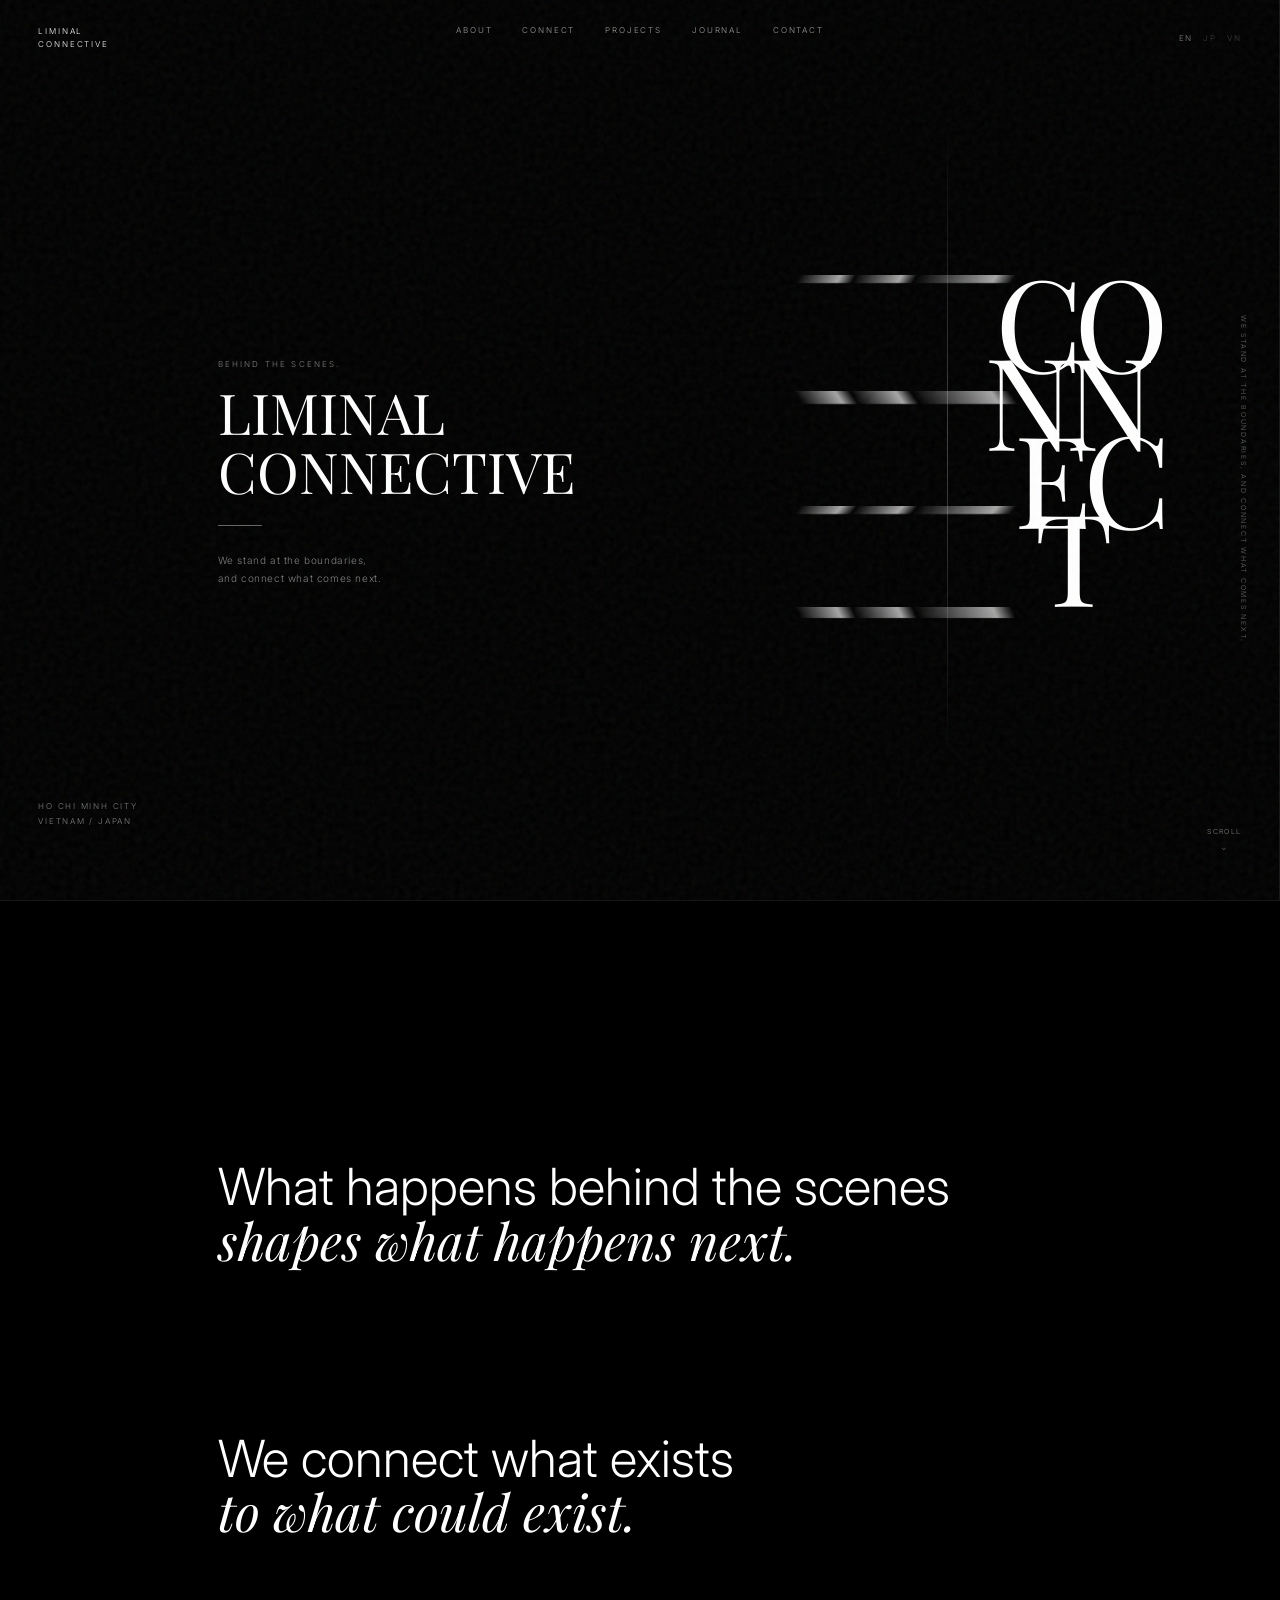
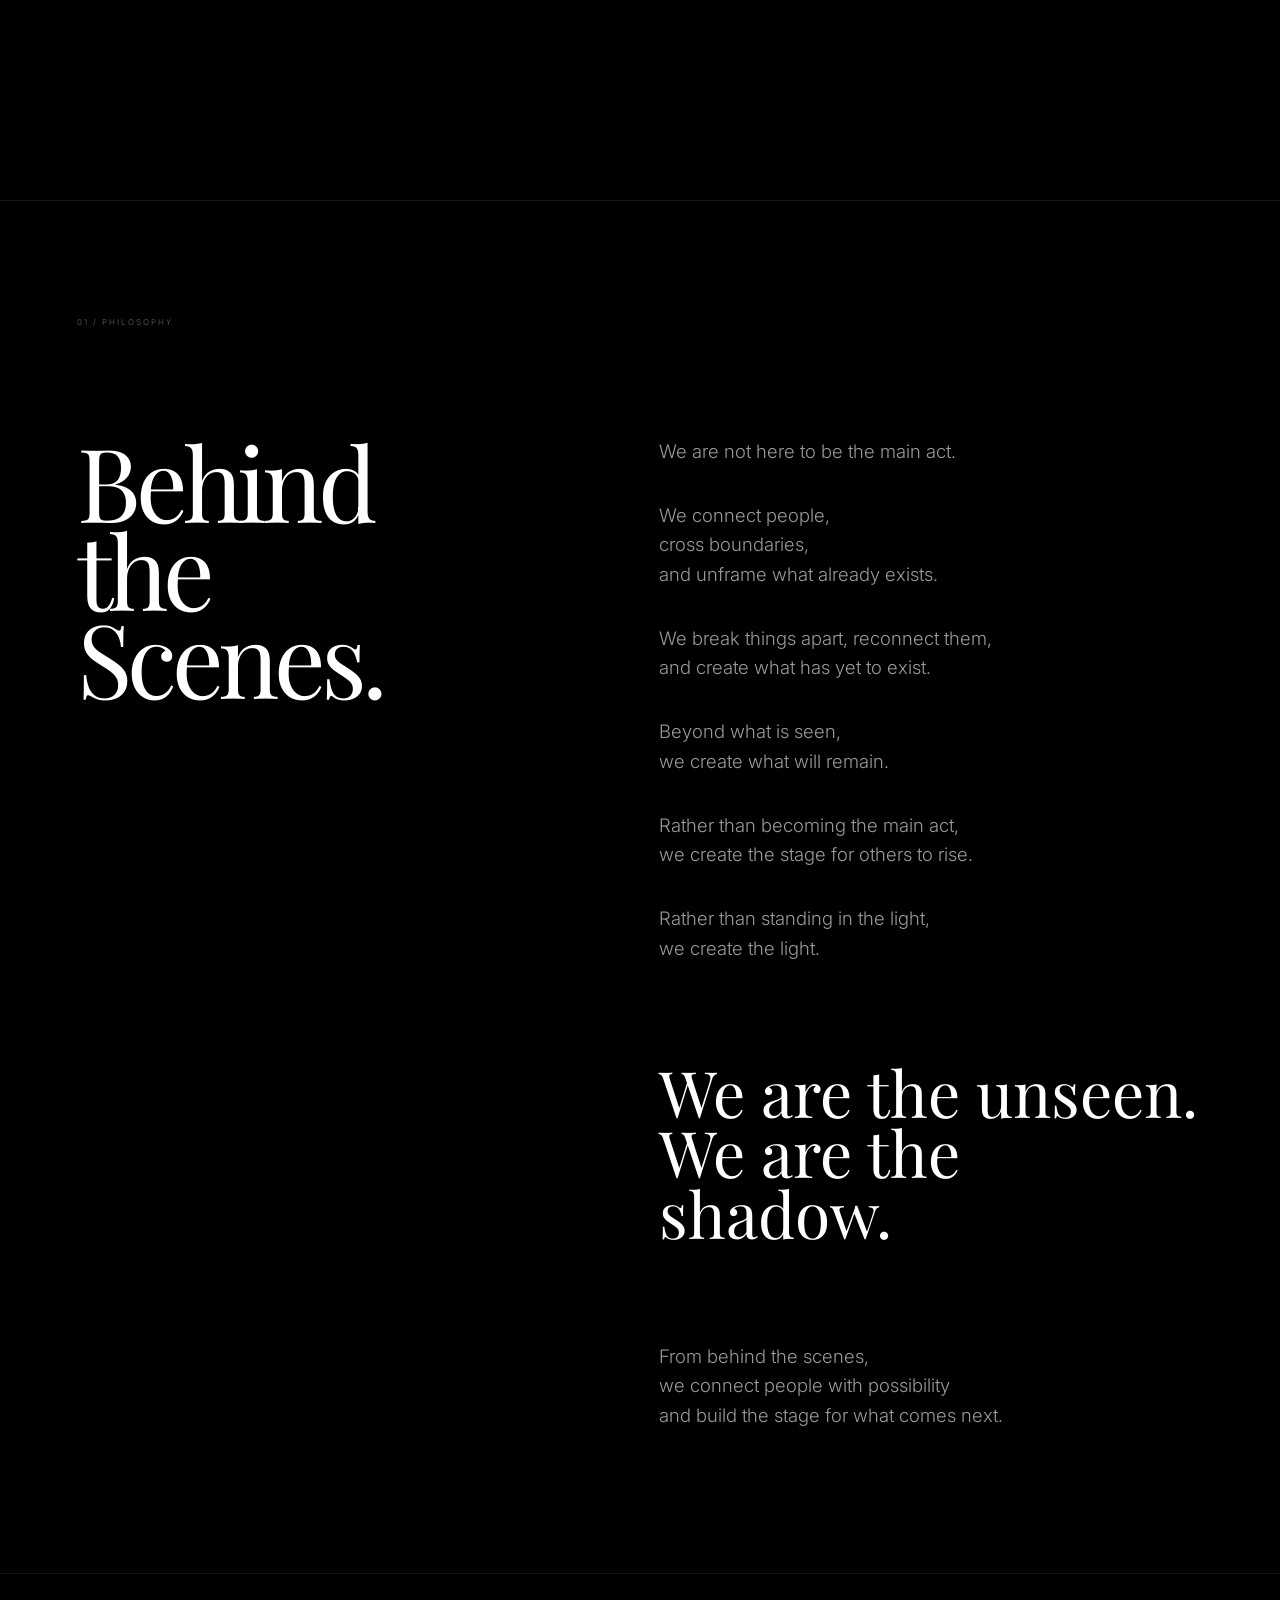
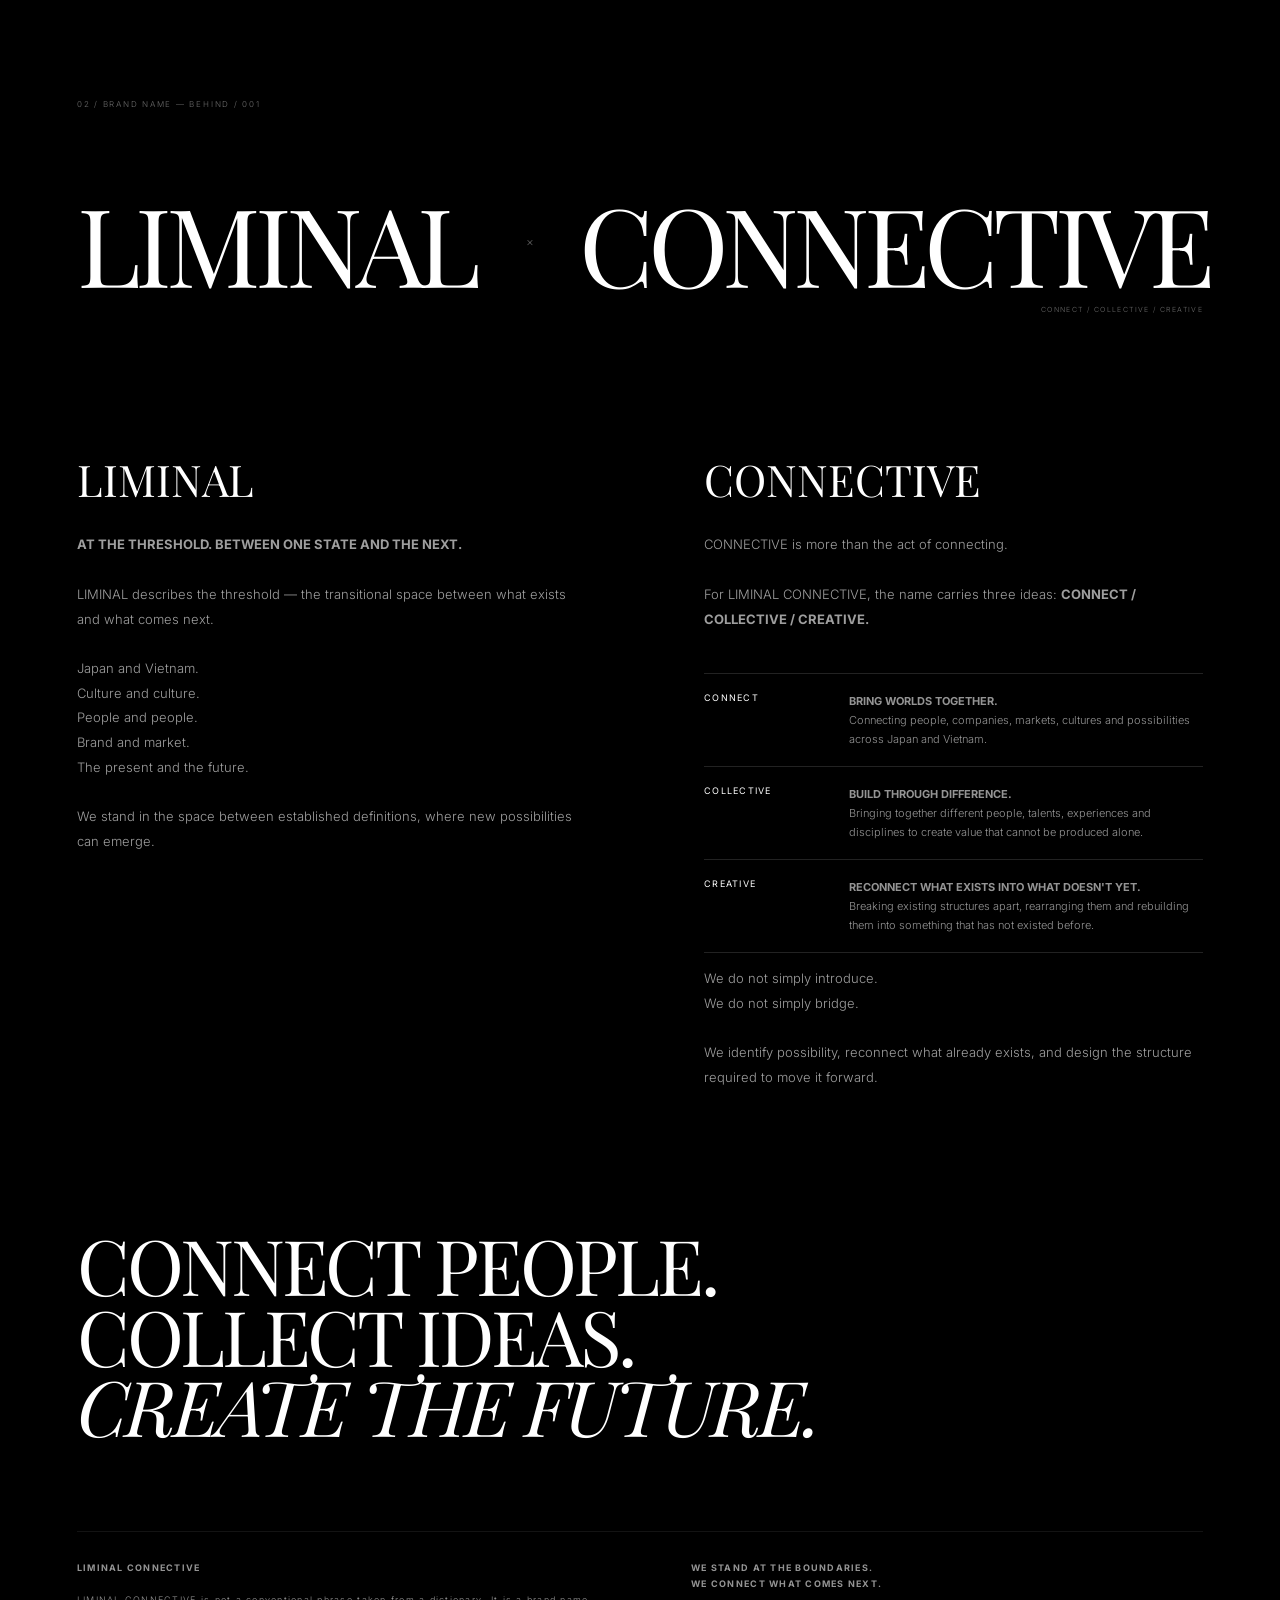
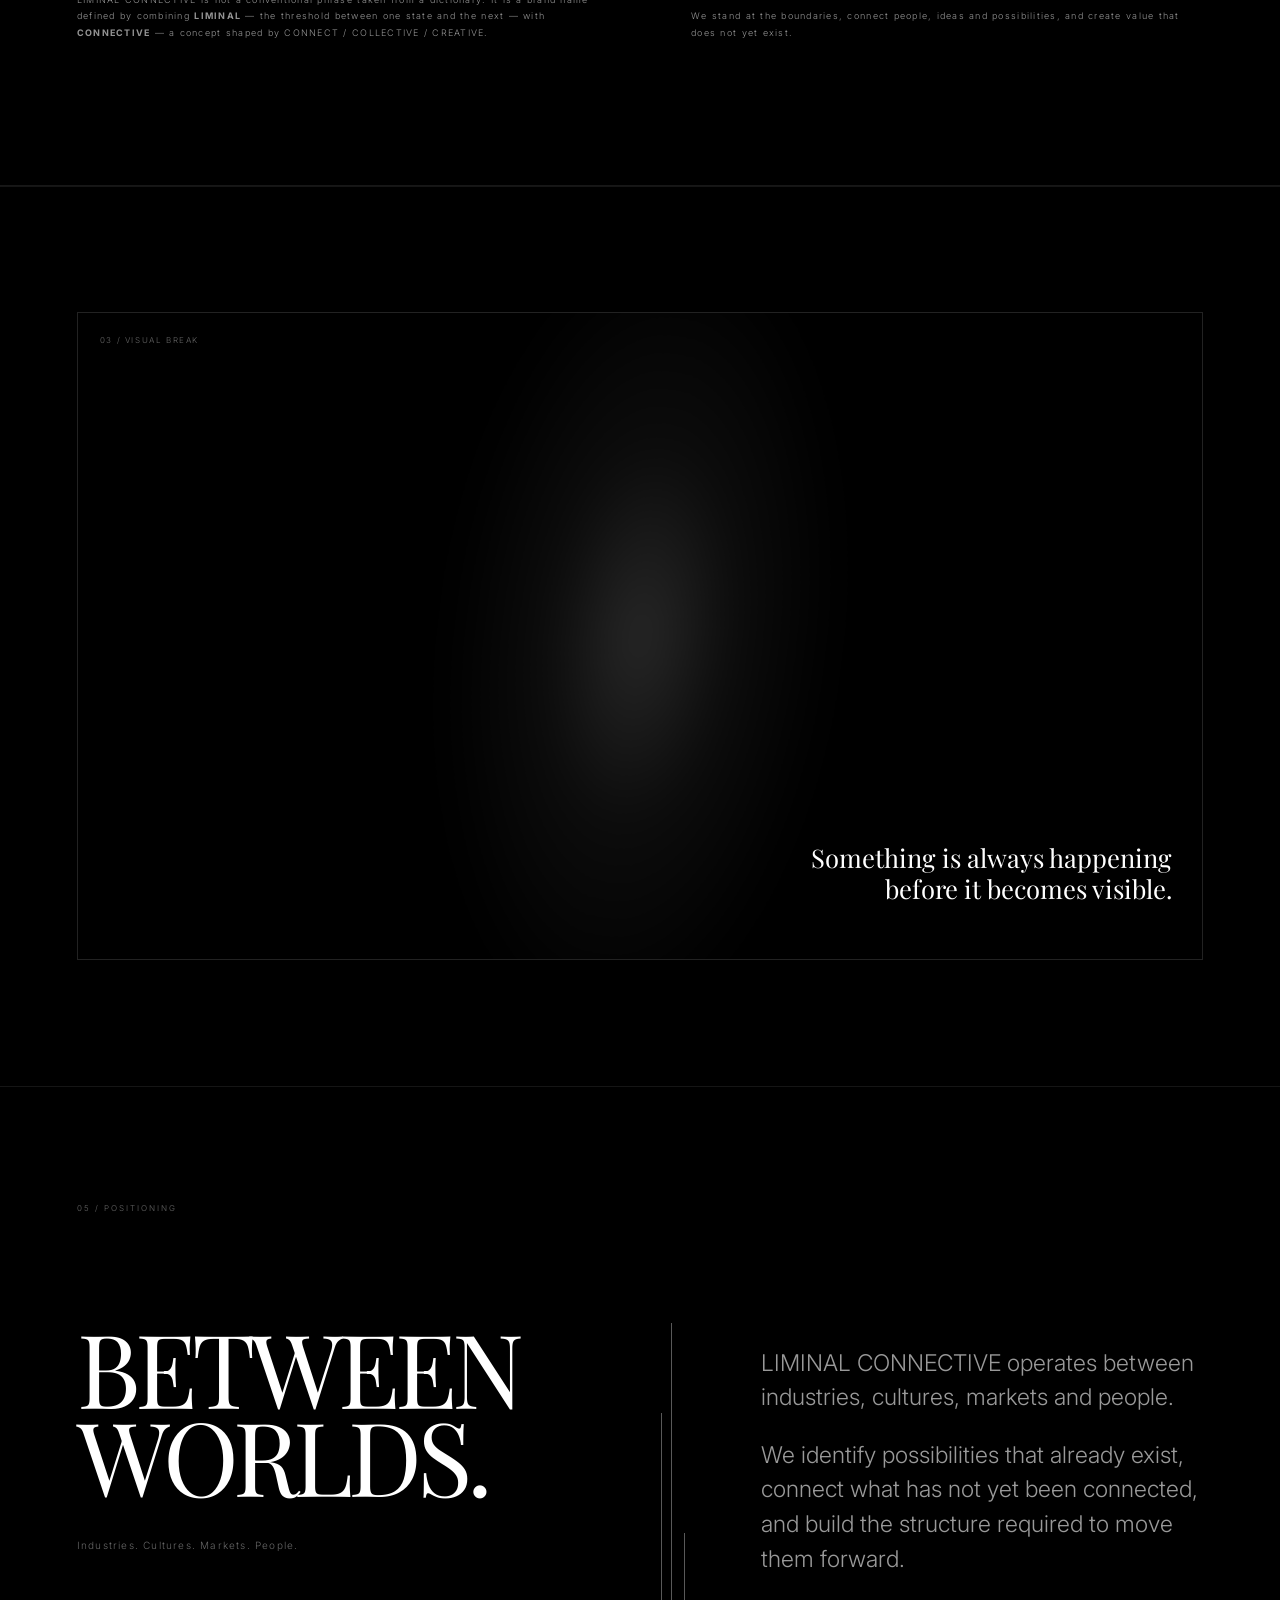
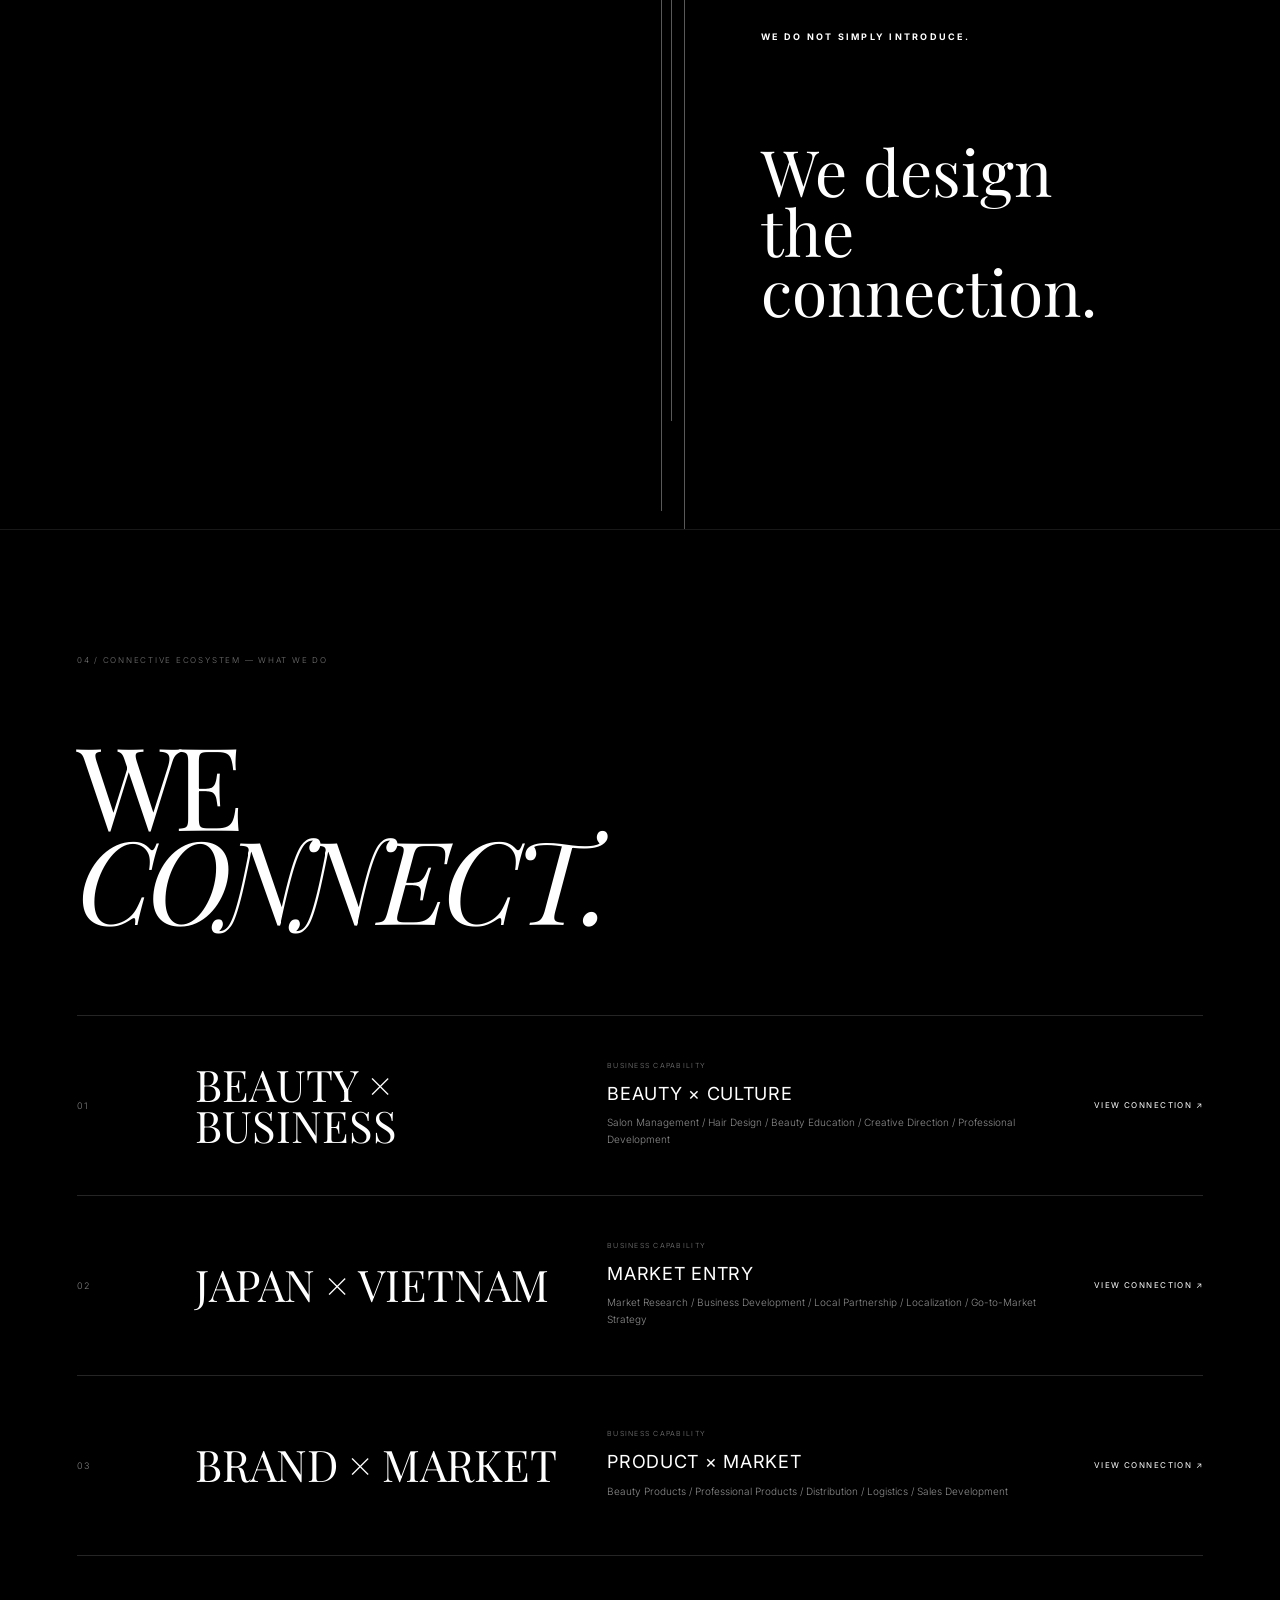
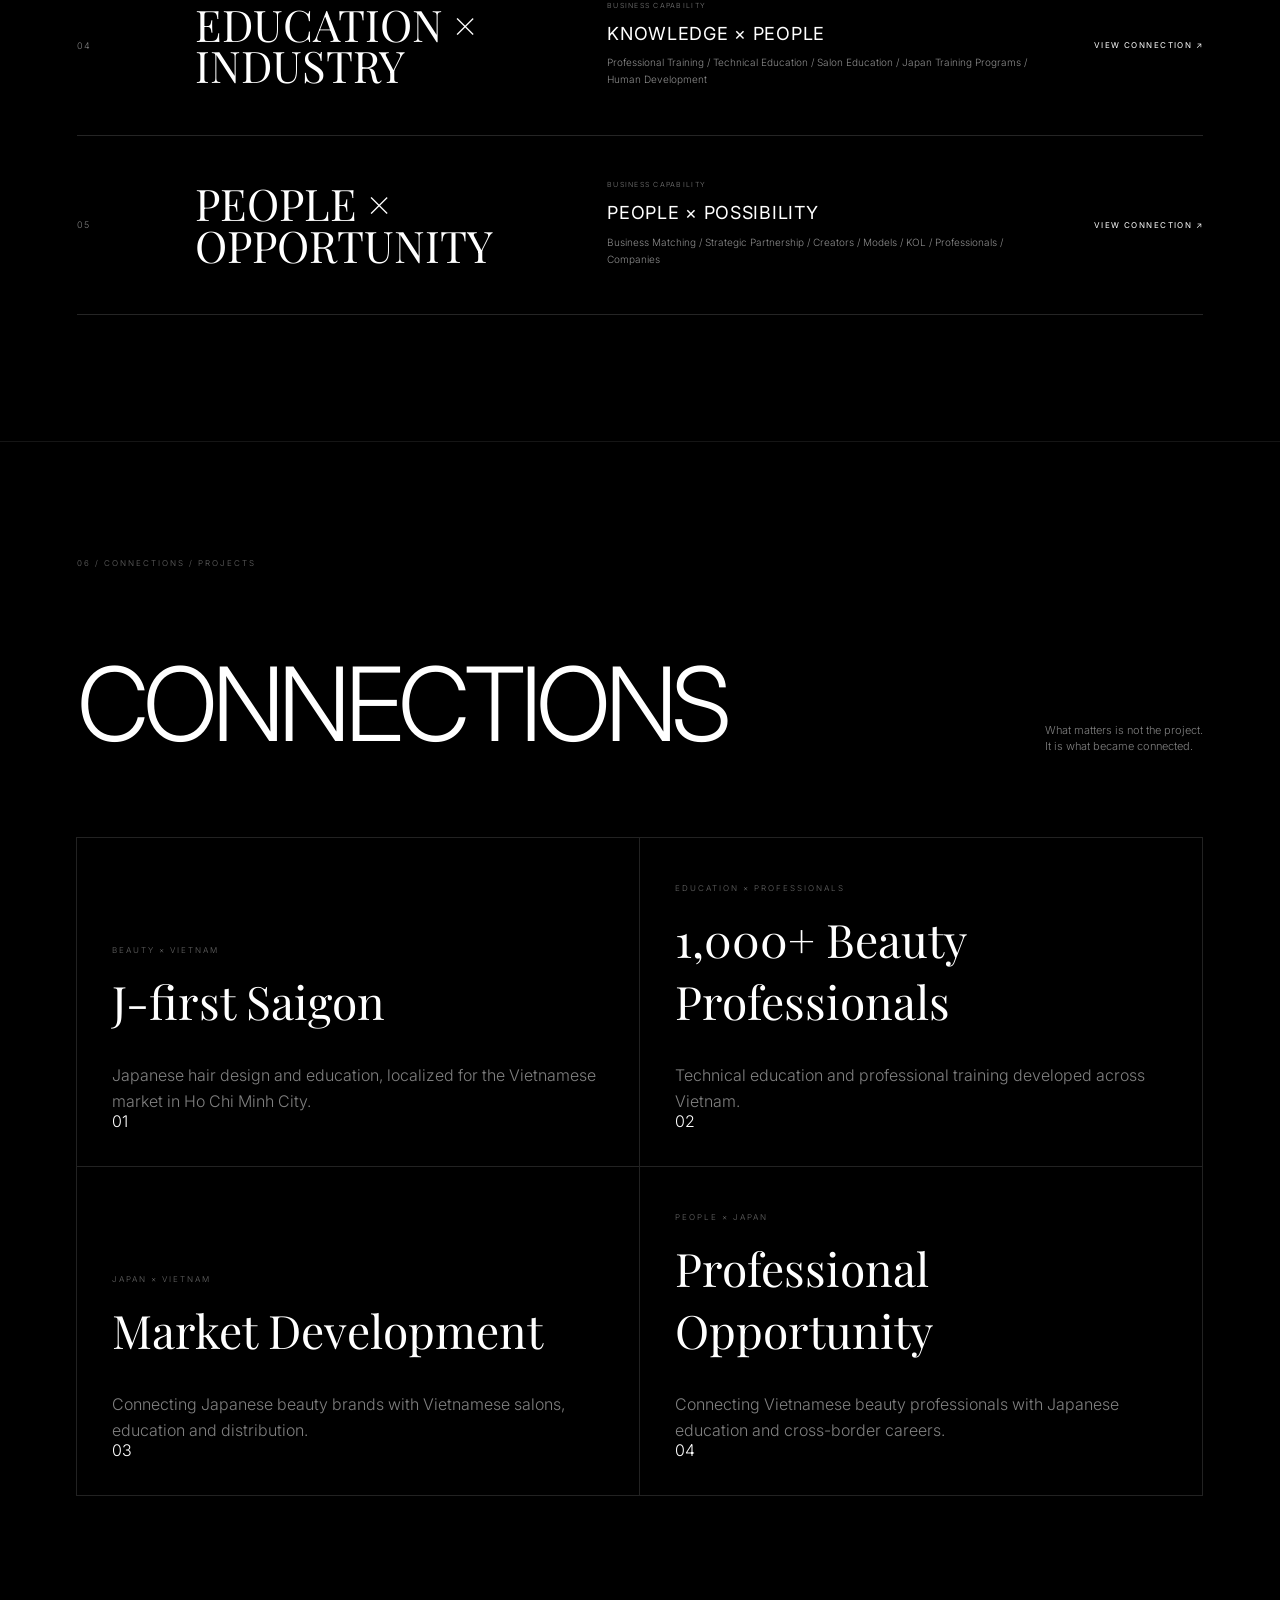
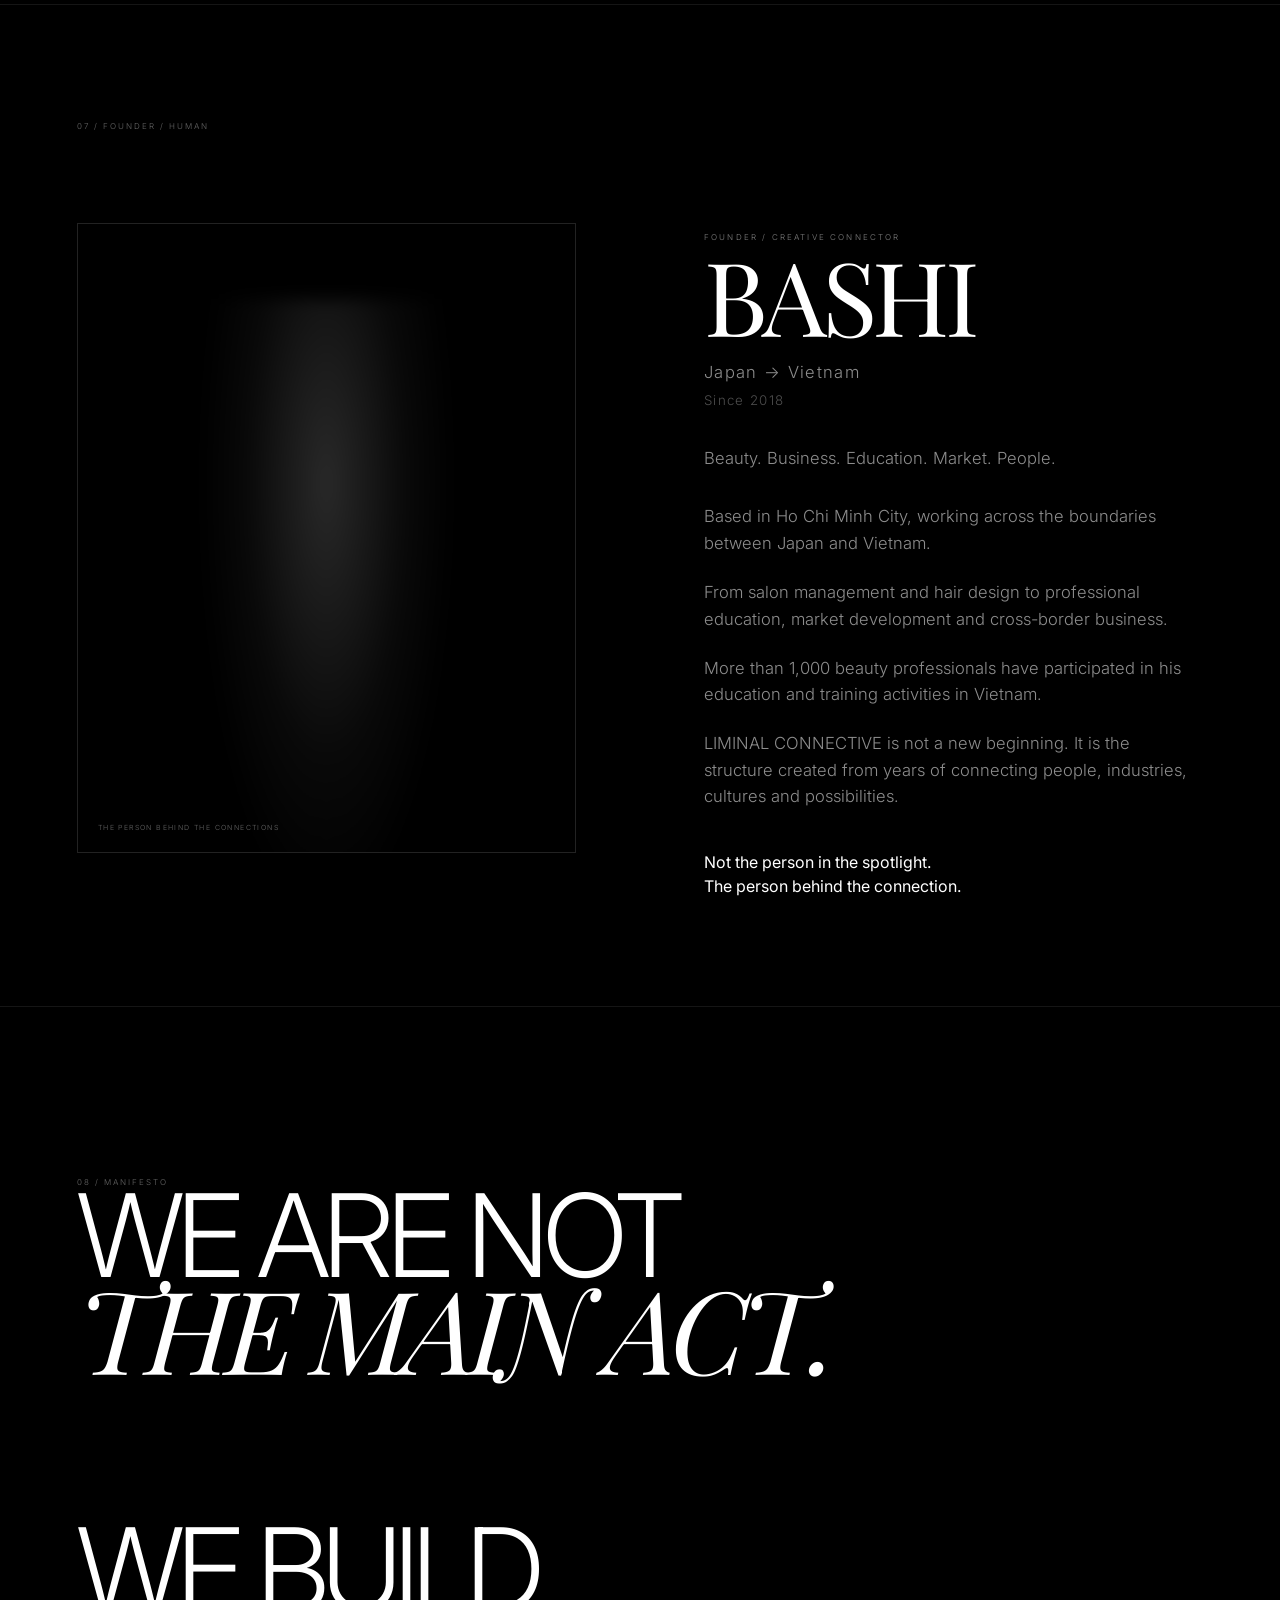
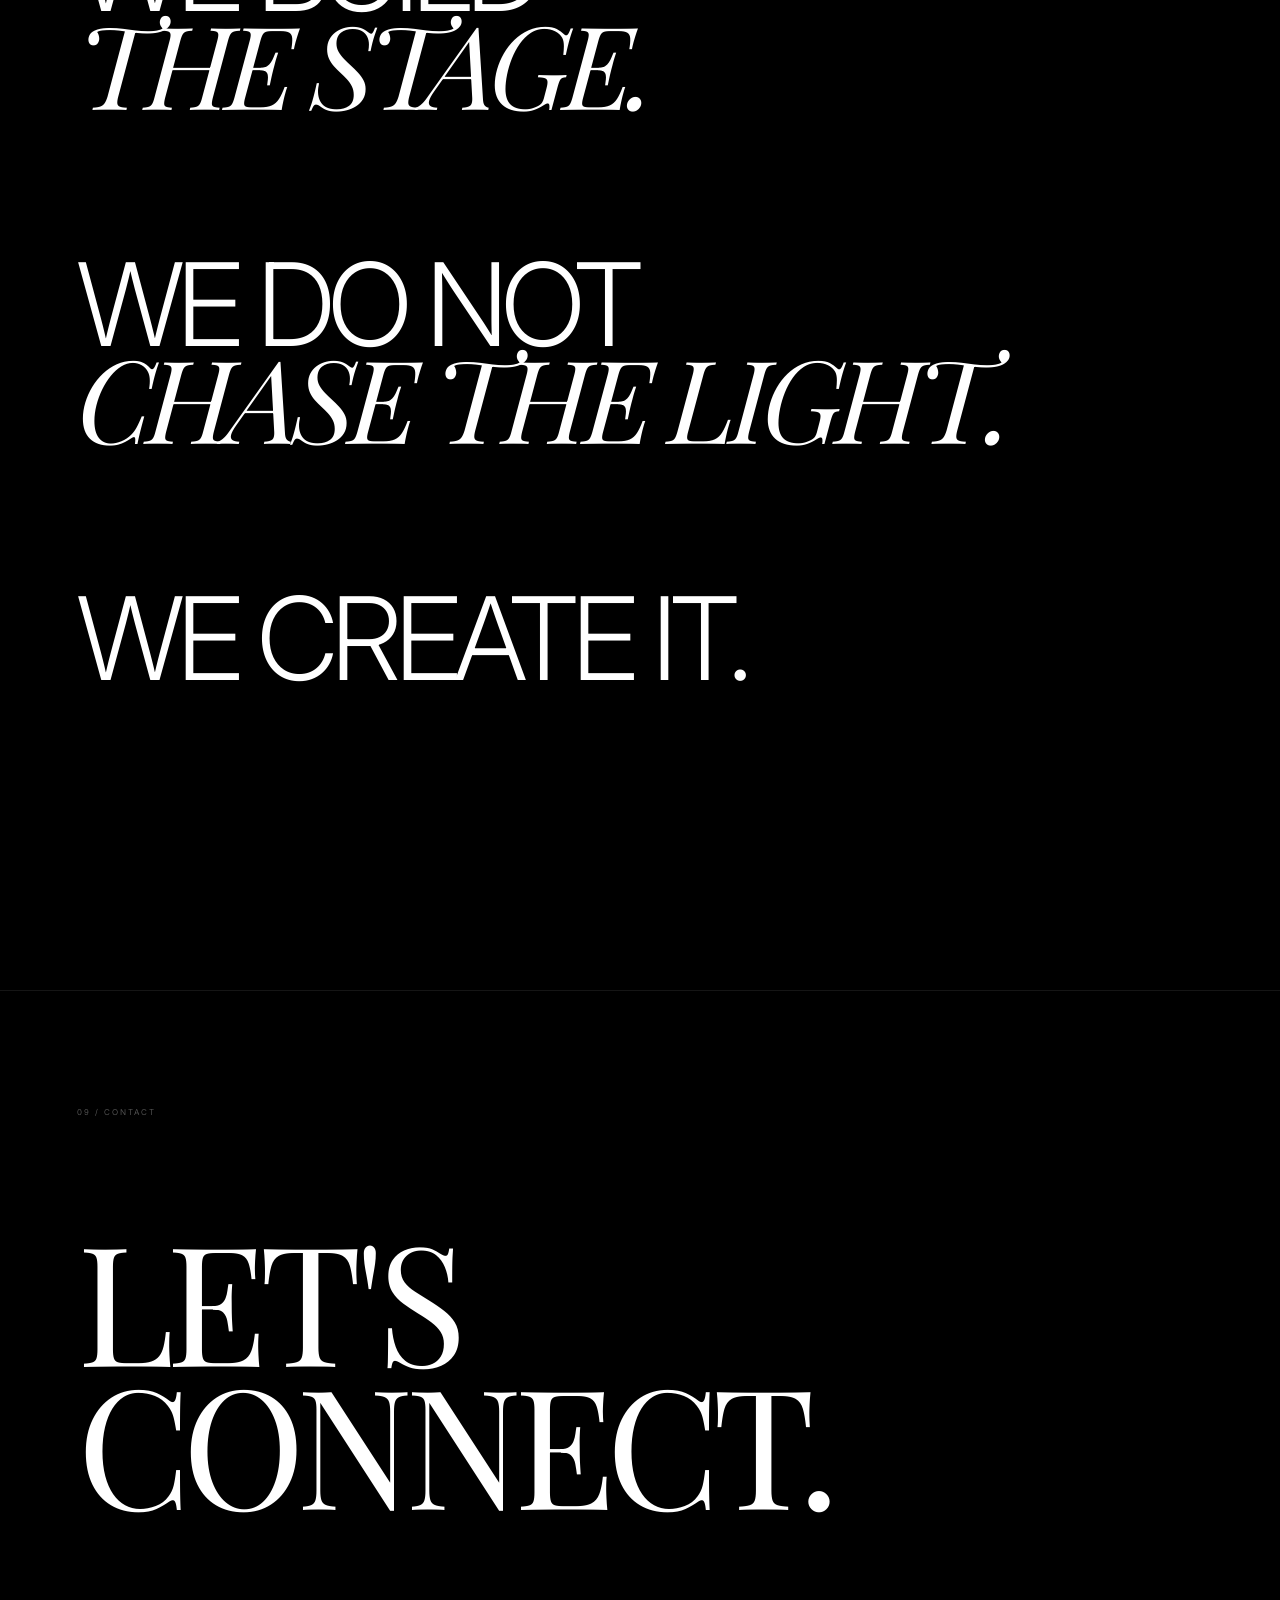
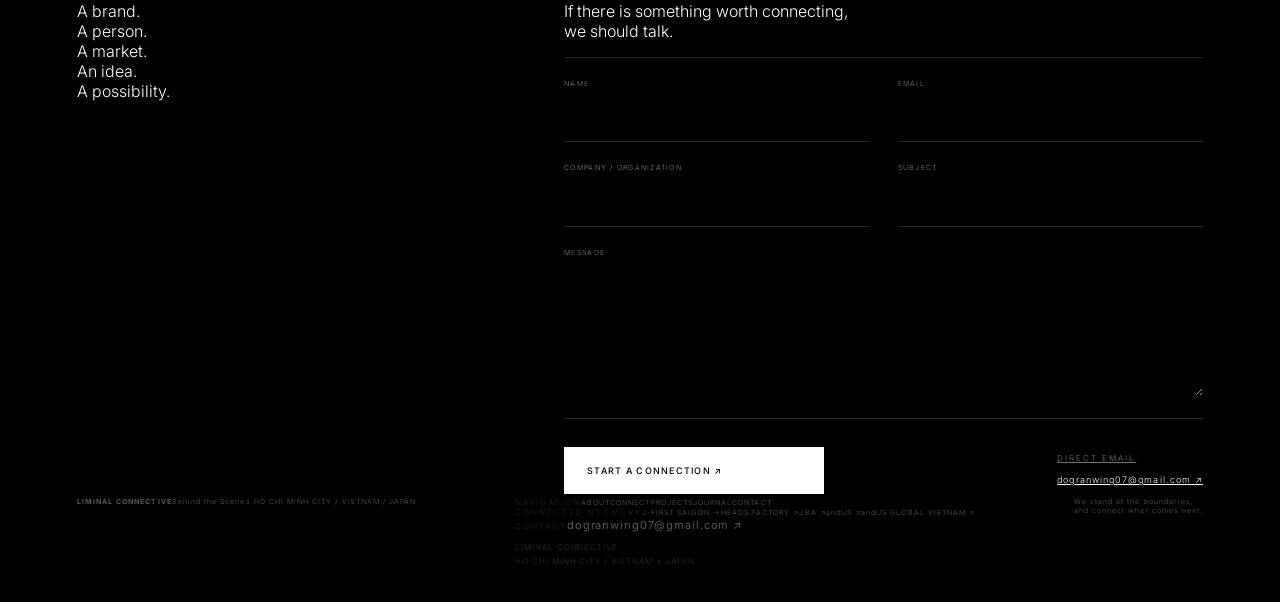
<file: index.html>
<!doctype html>
<html lang="en">
<head>
<meta charset="utf-8"><meta name="viewport" content="width=device-width,initial-scale=1">
<meta name="theme-color" content="#000000">
<meta name="description" content="LIMINAL CONNECTIVE connects Japan and Vietnam across beauty, business, education, market development and people. Behind the Scenes.">
<meta name="robots" content="index,follow,max-image-preview:large">
<meta name="google-site-verification" content="inKHRPsDwM57NjRnbkZ_3ag7NRz8AqadiIJuXWTixuA" />
<title>LIMINAL CONNECTIVE | Japan × Vietnam | Beauty, Business & Market</title>
<link rel="canonical" href="https://liminal-connective.com/">
<link rel="icon" type="image/png" href="https://liminal-connective.com/favicon.png">
<link rel="apple-touch-icon" href="https://liminal-connective.com/favicon.png">
<meta property="og:type" content="website"><meta property="og:site_name" content="LIMINAL CONNECTIVE"><meta property="og:title" content="LIMINAL CONNECTIVE | Japan × Vietnam | Beauty, Business & Market"><meta property="og:description" content="LIMINAL CONNECTIVE connects Japan and Vietnam across beauty, business, education, market development and people. Behind the Scenes."><meta property="og:url" content="https://liminal-connective.com/"><meta property="og:image" content="https://liminal-connective.com/og-image.png"><meta property="og:image:width" content="1200"><meta property="og:image:height" content="630"><meta property="og:image:alt" content="LIMINAL CONNECTIVE — Behind the Scenes."><meta property="og:locale" content="en_US"><meta property="og:locale:alternate" content="ja_JP"><meta property="og:locale:alternate" content="vi_VN">
<meta name="twitter:card" content="summary_large_image"><meta name="twitter:title" content="LIMINAL CONNECTIVE | Japan × Vietnam | Beauty, Business & Market"><meta name="twitter:description" content="LIMINAL CONNECTIVE connects Japan and Vietnam across beauty, business, education, market development and people. Behind the Scenes."><meta name="twitter:image" content="https://liminal-connective.com/og-image.png">
<script type="application/ld+json">{"@context":"https://schema.org","@type":"WebSite","name":"LIMINAL CONNECTIVE","url":"https://liminal-connective.com/","description":"LIMINAL CONNECTIVE connects Japan and Vietnam across beauty, business, education, market development and people. Behind the Scenes."}</script>
<link rel="preconnect" href="https://fonts.googleapis.com"><link rel="preconnect" href="https://fonts.gstatic.com" crossorigin><link href="https://fonts.googleapis.com/css2?family=Inter:wght@300;400;500&family=Playfair+Display:ital,wght@0,400;1,400&display=swap" rel="stylesheet"><link rel="stylesheet" href="styles.css">
<script async src="https://www.googletagmanager.com/gtag/js?id=G-SGHWR2SFE9"></script><script>window.dataLayer=window.dataLayer||[];function gtag(){dataLayer.push(arguments)}gtag('js',new Date());gtag('config','G-SGHWR2SFE9');</script>
<style>
html,body,main,section,footer{background:#000!important;color:#fff!important}a,a:link,a:visited,a:hover,a:active{color:inherit}.brand-definition{position:relative;background:#000;color:#fff;padding:14vh 6vw 16vh;border-top:1px solid #171717;border-bottom:1px solid #171717;overflow:hidden}.brand-definition .bd-label{font:300 8px/1 Inter,sans-serif;letter-spacing:.22em;opacity:.42;margin-bottom:10vh}.brand-definition .bd-title{display:grid;grid-template-columns:1fr auto 1fr;align-items:center;gap:4vw;font-family:"Playfair Display",serif;font-size:8.5vw;line-height:.82;letter-spacing:-.055em}.brand-definition .bd-title span:last-child{text-align:right}.brand-definition .bd-x{font:300 12px/1 Inter,sans-serif;opacity:.35}.brand-definition .bd-sub{margin:18px 0 0 auto;width:max-content;font:300 7px/1.5 Inter,sans-serif;letter-spacing:.2em;opacity:.42}.brand-definition .bd-grid{display:grid;grid-template-columns:1fr 1fr;gap:10vw;margin-top:15vh}.brand-definition h3{font-family:"Playfair Display",serif;font-size:3.4vw;font-weight:400;margin:0 0 24px}.brand-definition p{max-width:650px;font:300 13px/1.9 Inter,sans-serif;opacity:.62}.brand-definition .bd-terms{margin-top:42px;border-top:1px solid #222}.brand-definition .bd-term{display:grid;grid-template-columns:120px 1fr;gap:25px;padding:18px 0;border-bottom:1px solid #222}.brand-definition .bd-term strong{font:400 9px/1.4 Inter,sans-serif;letter-spacing:.14em}.brand-definition .bd-term span{font:300 11px/1.7 Inter,sans-serif;opacity:.58}.brand-definition .bd-mantra{margin-top:14vh;font-family:"Playfair Display",serif;font-size:6vw;line-height:.92;letter-spacing:-.04em}.brand-definition .bd-mantra em{font-weight:400}.brand-definition .bd-close{display:grid;grid-template-columns:1fr 1fr;gap:8vw;margin-top:10vh;padding-top:28px;border-top:1px solid #222;font:300 9px/1.8 Inter,sans-serif;letter-spacing:.14em;opacity:.58}.connective-system{background:#000;color:#fff;padding:14vh 6vw;border-top:1px solid #181818}.cs-label{font:300 8px/1 Inter,sans-serif;letter-spacing:.22em;opacity:.45}.cs-head{font-family:"Playfair Display",serif;font-size:9vw;line-height:.82;letter-spacing:-.055em;margin:8vh 0 10vh}.cs-card{position:relative;display:grid;grid-template-columns:80px 1fr 1.2fr auto;gap:3vw;align-items:center;min-height:180px;padding:34px 0;border-top:1px solid #252525;color:#fff;text-decoration:none;transition:background .3s,padding .3s}.cs-card:last-of-type{border-bottom:1px solid #252525}.cs-card:hover{background:#101010;padding-left:22px;padding-right:22px}.cs-card .num{font:300 9px/1 Inter,sans-serif;letter-spacing:.16em;opacity:.5}.cs-card .pair{font-family:"Playfair Display",serif;font-size:3.4vw;line-height:.95}.cs-card .cap small{display:block;font:300 7px/1 Inter,sans-serif;letter-spacing:.18em;opacity:.48;margin-bottom:14px}.cs-card .cap strong{display:block;font:400 18px/1.2 Inter,sans-serif;letter-spacing:.04em;margin-bottom:10px}.cs-card .cap p{font:300 10px/1.7 Inter,sans-serif;opacity:.55;margin:0;max-width:540px}.cs-card .view{font:400 8px/1 Inter,sans-serif;letter-spacing:.18em;white-space:nowrap;opacity:1}.cs-eco{padding-top:14vh}.cs-eco-title{display:flex;justify-content:space-between;align-items:end;border-bottom:1px solid #222;padding-bottom:18px}.cs-eco-title h3{font-family:"Playfair Display",serif;font-size:5vw;font-weight:400;margin:0}.cs-eco-title span{font:300 8px/1 Inter,sans-serif;letter-spacing:.18em;opacity:.45}.cs-copy{font-family:"Playfair Display",serif;font-size:4vw;line-height:1;margin-top:8vh}.editorial-links a{min-height:105px!important;padding:28px 20px!important;background:#050505!important;color:#fff!important;opacity:1!important}.editorial-links a:hover{background:#101010!important}.editorial-links strong{color:#fff!important;opacity:1!important}.editorial-links em{color:#fff!important;opacity:.85!important}.brand-definition .jp-note{font-family:Inter,"Noto Sans JP",sans-serif;font-size:.86em;letter-spacing:.03em;opacity:.58}
@media(max-width:800px){.brand-definition{padding:12vh 18px}.brand-definition .bd-label{margin-bottom:8vh}.brand-definition .bd-title{grid-template-columns:1fr;font-size:18vw;gap:18px}.brand-definition .bd-title span:last-child{text-align:left}.brand-definition .bd-x{font-size:10px}.brand-definition .bd-sub{margin:12px 0 0;width:auto}.brand-definition .bd-grid{grid-template-columns:1fr;gap:10vh;margin-top:12vh}.brand-definition h3{font-size:10vw}.brand-definition .bd-term{grid-template-columns:1fr;gap:8px}.brand-definition .bd-mantra{font-size:13vw}.brand-definition .bd-close{grid-template-columns:1fr;gap:24px}.connective-system{padding:11vh 18px}.cs-head{font-size:18vw}.cs-card{grid-template-columns:35px 1fr;gap:16px;min-height:0;padding:30px 0}.cs-card:hover{padding-left:0;padding-right:0}.cs-card .pair{font-size:9vw}.cs-card .cap{grid-column:2}.cs-card .view{grid-column:2;margin-top:10px}.cs-eco-title{display:block}.cs-eco-title h3{font-size:12vw}.cs-eco-title span{display:block;margin-top:12px}.cs-copy{font-size:10vw}}
</style></head>
<body><div class="noise"></div><div class="progress"><span></span></div>
<header><a class="logo" href="#top">LIMINAL<br>CONNECTIVE</a><nav><a href="#philosophy" data-i18n="navAbout">ABOUT</a><a href="#connect" data-i18n="navConnect">CONNECT</a><a href="#connections" data-i18n="navProjects">PROJECTS</a><a href="journal.html">JOURNAL</a><a href="#contact" data-i18n="navContact">CONTACT</a></nav><div class="langs" aria-label="Language"><button class="active" data-lang="en">EN</button><button data-lang="ja">JP</button><button data-lang="vi">VN</button></div></header>
<main id="top"><section class="hero"><div class="meta">HO CHI MINH CITY<br>VIETNAM / JAPAN</div><div class="identity"><p class="kicker">BEHIND THE SCENES.</p><h1>LIMINAL<br>CONNECTIVE</h1><i></i><p><span data-i18n="heroTag">We stand at the boundaries,<br>and connect what comes next.</span></p></div><div class="art"><div class="word"><span>CO</span><span>NN</span><span>EC</span><span>T</span></div><b class="g g1"></b><b class="g g2"></b><b class="g g3"></b><b class="g g4"></b></div><div class="vertical">WE STAND AT THE BOUNDARIES, AND CONNECT WHAT COMES NEXT.</div><a class="scroll" href="#intro">SCROLL<br>⌄</a></section>
<section id="intro" class="intro reveal"><p><span data-i18n="intro1">What happens behind the scenes<br><em>shapes what happens next.</em></span></p><p><span data-i18n="intro2">We connect what exists<br><em>to what could exist.</em></span></p></section>
<section id="philosophy" class="reveal"><small>01 / PHILOSOPHY</small><div class="grid"><h2>Behind<br>the Scenes.</h2><div class="copy"><p><span data-i18n="p1">We are not here to be the main act.</span></p><p><span data-i18n="p2">We connect people,<br>cross boundaries,<br>and unframe what already exists.</span></p><p><span data-i18n="p3">We break things apart, reconnect them,<br>and create what has yet to exist.</span></p><p><span data-i18n="p4">Beyond what is seen,<br>we create what will remain.</span></p><p><span data-i18n="p5">Rather than becoming the main act,<br>we create the stage for others to rise.</span></p><p><span data-i18n="p6">Rather than standing in the light,<br>we create the light.</span></p><h3><span data-i18n="p7">We are the unseen.<br>We are the shadow.</span></h3><p><span data-i18n="p8">From behind the scenes,<br>we connect people with possibility<br>and build the stage for what comes next.</span></p></div></div></section>
<section id="brand-name" class="brand-definition"><div class="bd-label" data-lc-en="02 / BRAND NAME — BEHIND / 001" data-lc-ja="02 / ブランドネーム — BEHIND / 001" data-lc-vi="02 / TÊN THƯƠNG HIỆU — BEHIND / 001">02 / BRAND NAME — BEHIND / 001</div><div class="bd-title"><span>LIMINAL</span><b class="bd-x">×</b><span>CONNECTIVE</span></div><div class="bd-sub">CONNECT / COLLECTIVE / CREATIVE</div><div class="bd-grid"><div><h3>LIMINAL</h3><p data-lc-en="<strong>AT THE THRESHOLD. BETWEEN ONE STATE AND THE NEXT.</strong><br><br>LIMINAL describes the threshold — the transitional space between what exists and what comes next.<br><br>Japan and Vietnam.<br>Culture and culture.<br>People and people.<br>Brand and market.<br>The present and the future.<br><br>We stand in the space between established definitions, where new possibilities can emerge." data-lc-ja="<strong>境界に立つ。ひとつの状態から、次の状態へ移る「あいだ」。</strong><br><br>LIMINALとは、すでに存在するものと、これから生まれるものの間にある境界領域を意味する。<br><br>日本とベトナム。<br>文化と文化。<br>人と人。<br>ブランドと市場。<br>現在と未来。<br><br>既存の定義と定義の間に立つことで、まだ見えていない可能性が生まれる。" data-lc-vi="<strong>ĐỨNG Ở NGƯỠNG CHUYỂN TIẾP. GIỮA MỘT TRẠNG THÁI VÀ TRẠNG THÁI TIẾP THEO.</strong><br><br>LIMINAL mô tả không gian chuyển tiếp — ranh giới giữa điều đang tồn tại và điều sắp hình thành.<br><br>Nhật Bản và Việt Nam.<br>Văn hoá và văn hoá.<br>Con người và con người.<br>Thương hiệu và thị trường.<br>Hiện tại và tương lai.<br><br>Chúng tôi đứng giữa những định nghĩa đã có, tại nơi những khả năng mới có thể xuất hiện."><strong>AT THE THRESHOLD. BETWEEN ONE STATE AND THE NEXT.</strong><br><br>LIMINAL describes the threshold — the transitional space between what exists and what comes next.<br><br>Japan and Vietnam.<br>Culture and culture.<br>People and people.<br>Brand and market.<br>The present and the future.<br><br>We stand in the space between established definitions, where new possibilities can emerge.</p></div><div><h3>CONNECTIVE</h3><p data-lc-en="CONNECTIVE is more than the act of connecting.<br><br>For LIMINAL CONNECTIVE, the name carries three ideas: <strong>CONNECT / COLLECTIVE / CREATIVE.</strong>" data-lc-ja="CONNECTIVEは、単に「つなぐ」という意味ではない。<br><br>LIMINAL CONNECTIVEでは、<strong>CONNECT / COLLECTIVE / CREATIVE</strong> の3つの概念を重ね合わせている。" data-lc-vi="CONNECTIVE không chỉ đơn thuần có nghĩa là “kết nối”.<br><br>Với LIMINAL CONNECTIVE, cái tên này kết hợp ba ý niệm: <strong>CONNECT / COLLECTIVE / CREATIVE.</strong>">CONNECTIVE is more than the act of connecting.<br><br>For LIMINAL CONNECTIVE, the name carries three ideas: <strong>CONNECT / COLLECTIVE / CREATIVE.</strong></p><div class="bd-terms"><div class="bd-term"><strong>CONNECT</strong><span data-lc-en="<b>BRING WORLDS TOGETHER.</b><br>Connecting people, companies, markets, cultures and possibilities across Japan and Vietnam." data-lc-ja="<b>異なる世界をつなぐ。</b><br>人、企業、市場、文化、可能性をつなぐ。" data-lc-vi="<b>KẾT NỐI NHỮNG THẾ GIỚI KHÁC NHAU.</b><br>Kết nối con người, doanh nghiệp, thị trường, văn hoá và những khả năng."><b>BRING WORLDS TOGETHER.</b><br>Connecting people, companies, markets, cultures and possibilities across Japan and Vietnam.</span></div><div class="bd-term"><strong>COLLECTIVE</strong><span data-lc-en="<b>BUILD THROUGH DIFFERENCE.</b><br>Bringing together different people, talents, experiences and disciplines to create value that cannot be produced alone." data-lc-ja="<b>違いを集め、共につくる。</b><br>異なる人、才能、経験、専門性を集め、一人では生み出せない価値をつくる。" data-lc-vi="<b>TẠO RA GIÁ TRỊ TỪ SỰ KHÁC BIỆT.</b><br>Tập hợp những con người, tài năng, kinh nghiệm và chuyên môn khác nhau để tạo ra giá trị mà một cá nhân không thể tạo nên một mình."><b>BUILD THROUGH DIFFERENCE.</b><br>Bringing together different people, talents, experiences and disciplines to create value that cannot be produced alone.</span></div><div class="bd-term"><strong>CREATIVE</strong><span data-lc-en="<b>RECONNECT WHAT EXISTS INTO WHAT DOESN'T YET.</b><br>Breaking existing structures apart, rearranging them and rebuilding them into something that has not existed before." data-lc-ja="<b>既にあるものを、まだない形へつなぎ直す。</b><br>既存の構造を分解し、組み替え、再構築することで、新しい価値を生み出す。" data-lc-vi="<b>KẾT NỐI LẠI NHỮNG GÌ ĐÃ CÓ THÀNH ĐIỀU CHƯA TỒN TẠI.</b><br>Phá vỡ cấu trúc cũ, sắp xếp lại và xây dựng lại thành một giá trị mới."><b>RECONNECT WHAT EXISTS INTO WHAT DOESN'T YET.</b><br>Breaking existing structures apart, rearranging them and rebuilding them into something that has not existed before.</span></div></div><p data-lc-en="We do not simply introduce.<br>We do not simply bridge.<br><br>We identify possibility, reconnect what already exists, and design the structure required to move it forward." data-lc-ja="私たちは、ただ紹介するのではない。<br>ただ橋渡しするのでもない。<br><br>可能性を見つけ、既にあるものをつなぎ直し、それを前へ動かすための構造を設計する。" data-lc-vi="Chúng tôi không chỉ đơn thuần giới thiệu.<br>Chúng tôi cũng không chỉ đơn thuần làm cầu nối.<br><br>Chúng tôi tìm ra khả năng, kết nối lại những gì đã tồn tại và thiết kế cấu trúc cần thiết để đưa chúng tiến về phía trước.">We do not simply introduce.<br>We do not simply bridge.<br><br>We identify possibility, reconnect what already exists, and design the structure required to move it forward.</p></div></div><div class="bd-mantra">CONNECT PEOPLE.<br>COLLECT IDEAS.<br><em>CREATE THE FUTURE.</em></div><div class="bd-close"><div data-lc-en="<strong>LIMINAL CONNECTIVE</strong><br><br>LIMINAL CONNECTIVE is not a conventional phrase taken from a dictionary. It is a brand name defined by combining <strong>LIMINAL</strong> — the threshold between one state and the next — with <strong>CONNECTIVE</strong> — a concept shaped by CONNECT / COLLECTIVE / CREATIVE." data-lc-ja="<strong>LIMINAL CONNECTIVE</strong><br><br>LIMINAL CONNECTIVEは、辞書に存在する一般的な言葉ではない。<strong>LIMINAL</strong>＝ひとつの状態から次の状態へ移る、その境界。<strong>CONNECTIVE</strong>＝CONNECT / COLLECTIVE / CREATIVEから生まれた、私たちなりの「接続」という概念。この2つを組み合わせたブランドネームが、LIMINAL CONNECTIVE。" data-lc-vi="<strong>LIMINAL CONNECTIVE</strong><br><br>LIMINAL CONNECTIVE không phải là một cụm từ thông thường có sẵn trong từ điển. Đây là tên thương hiệu được định nghĩa bằng cách kết hợp <strong>LIMINAL</strong> — ngưỡng chuyển tiếp giữa một trạng thái và trạng thái tiếp theo — với <strong>CONNECTIVE</strong> — khái niệm được hình thành từ CONNECT / COLLECTIVE / CREATIVE."><strong>LIMINAL CONNECTIVE</strong><br><br>LIMINAL CONNECTIVE is not a conventional phrase taken from a dictionary. It is a brand name defined by combining <strong>LIMINAL</strong> — the threshold between one state and the next — with <strong>CONNECTIVE</strong> — a concept shaped by CONNECT / COLLECTIVE / CREATIVE.</div><div data-lc-en="<strong>WE STAND AT THE BOUNDARIES.<br>WE CONNECT WHAT COMES NEXT.</strong><br><br>We stand at the boundaries, connect people, ideas and possibilities, and create value that does not yet exist." data-lc-ja="<strong>境界に立ち、未来をつなぐ。</strong><br><br>私たちは境界に立ち、人、アイデア、可能性をつなぎ、まだ存在していない価値を生み出す。" data-lc-vi="<strong>CHÚNG TÔI ĐỨNG TẠI NHỮNG RANH GIỚI.<br>CHÚNG TÔI KẾT NỐI ĐIỀU SẼ ĐẾN TIẾP THEO.</strong><br><br>Chúng tôi đứng tại những ranh giới, kết nối con người, ý tưởng và những khả năng để tạo ra giá trị chưa từng tồn tại."><strong>WE STAND AT THE BOUNDARIES.<br>WE CONNECT WHAT COMES NEXT.</strong><br><br>We stand at the boundaries, connect people, ideas and possibilities, and create value that does not yet exist.</div></div></section>
<section class="visual reveal"><div class="frame"><span>03 / VISUAL BREAK</span><div class="shadow"></div><p>Something is always happening<br>before it becomes visible.</p></div></section>
<section class="reveal"><small>05 / POSITIONING</small><div class="grid"><div><h2 data-i18n="between">BETWEEN<br>WORLDS.</h2><p class="micro" data-i18n="betweenMicro">Industries. Cultures. Markets. People.</p></div><div class="position"><div class="line"></div><p data-i18n="position1">LIMINAL CONNECTIVE operates between industries, cultures, markets and people.</p><p data-i18n="position2">We identify possibilities that already exist, connect what has not yet been connected, and build the structure required to move them forward.</p><strong data-i18n="position3">WE DO NOT SIMPLY INTRODUCE.</strong><h3 data-i18n="position4">We design<br>the connection.</h3></div></div></section>
<span id="business" aria-hidden="true" style="position:absolute"></span><section id="connect" class="connective-system"><div class="cs-label">04 / CONNECTIVE ECOSYSTEM — WHAT WE DO</div><h2 class="cs-head">WE<br><em>CONNECT.</em></h2><div class="cs-cards"><a class="cs-card" href="jfirst.html"><span class="num">01</span><span class="pair">BEAUTY × BUSINESS</span><span class="cap"><small>BUSINESS CAPABILITY</small><strong>BEAUTY × CULTURE</strong><p>Salon Management / Hair Design / Beauty Education / Creative Direction / Professional Development</p></span><span class="view">VIEW CONNECTION ↗</span></a><a class="cs-card" href="connections.html#japan-vietnam"><span class="num">02</span><span class="pair">JAPAN × VIETNAM</span><span class="cap"><small>BUSINESS CAPABILITY</small><strong>MARKET ENTRY</strong><p>Market Research / Business Development / Local Partnership / Localization / Go-to-Market Strategy</p></span><span class="view">VIEW CONNECTION ↗</span></a><a class="cs-card" href="connections.html#brand-market"><span class="num">03</span><span class="pair">BRAND × MARKET</span><span class="cap"><small>BUSINESS CAPABILITY</small><strong>PRODUCT × MARKET</strong><p>Beauty Products / Professional Products / Distribution / Logistics / Sales Development</p></span><span class="view">VIEW CONNECTION ↗</span></a><a class="cs-card" href="connections.html#education-industry"><span class="num">04</span><span class="pair">EDUCATION × INDUSTRY</span><span class="cap"><small>BUSINESS CAPABILITY</small><strong>KNOWLEDGE × PEOPLE</strong><p>Professional Training / Technical Education / Salon Education / Japan Training Programs / Human Development</p></span><span class="view">VIEW CONNECTION ↗</span></a><a class="cs-card" href="connections.html#people-opportunity"><span class="num">05</span><span class="pair">PEOPLE × OPPORTUNITY</span><span class="cap"><small>BUSINESS CAPABILITY</small><strong>PEOPLE × POSSIBILITY</strong><p>Business Matching / Strategic Partnership / Creators / Models / KOL / Professionals / Companies</p></span><span class="view">VIEW CONNECTION ↗</span></a></div><div class="cs-eco"><div class="cs-eco-title"><h3>ECOSYSTEM</h3><span>DIFFERENT WORLDS / ONE CONNECTION</span></div><section class="ecosystem reveal"><div class="eco"><div class="hub">LIMINAL<br>CONNECTIVE</div><span class="n n1">J-FIRST SAIGON</span><span class="n n2">HEADS FACTORY</span><span class="n n3">JBA</span><span class="n n4">andUS</span><span class="n n5">VIETNAM MARKET</span><span class="n n6">JAPANESE COMPANIES</span><span class="n n7">CREATORS / KOL</span><span class="n n8">EDUCATION / PEOPLE</span><span class="n n9">BRANDS / PRODUCTS</span></div><div class="ecocopy"><p><span data-i18n="eco1">We do not build isolated businesses.</span></p><h3><span data-i18n="eco2">We build ecosystems.</span></h3></div></section><div class="cs-copy">We do not build isolated businesses.<br><em>We build ecosystems.</em></div></div></section>
<section id="connections" class="reveal"><small>06 / CONNECTIONS / PROJECTS</small><div class="sectionhead"><h4 data-i18n="connectionsTitle">CONNECTIONS</h4><p><span data-i18n="projectsIntro">What matters is not the project.<br>It is what became connected.</span></p></div><div class="projects"><article><span>01</span><small>BEAUTY × VIETNAM</small><h3>J-first Saigon</h3><p data-i18n="proj1">Japanese hair design and education, localized for the Vietnamese market in Ho Chi Minh City.</p></article><article><span>02</span><small>EDUCATION × PROFESSIONALS</small><h3>1,000+ Beauty Professionals</h3><p data-i18n="proj2">Technical education and professional training developed across Vietnam.</p></article><article><span>03</span><small>JAPAN × VIETNAM</small><h3>Market Development</h3><p data-i18n="proj3">Connecting Japanese beauty brands with Vietnamese salons, education and distribution.</p></article><article><span>04</span><small>PEOPLE × JAPAN</small><h3>Professional Opportunity</h3><p data-i18n="proj4">Connecting Vietnamese beauty professionals with Japanese education and cross-border careers.</p></article></div></section>
<section class="founder reveal"><small>07 / FOUNDER / HUMAN</small><div class="foundergrid"><div class="portrait"><div></div><span data-i18n="humanLabel">THE PERSON BEHIND THE CONNECTIONS</span></div><div><p class="kicker" data-i18n="founderRole">FOUNDER / CREATIVE CONNECTOR</p><h2>BASHI</h2><p class="founder-route">Japan → Vietnam<br><span data-i18n="founderSince">Since 2018</span></p><p data-i18n="founderFields">Beauty. Business. Education. Market. People.</p><div class="founder-story"><p data-i18n="founderCopy">Based in Ho Chi Minh City, working across the boundaries between Japan and Vietnam.</p><p data-i18n="founderCopy2">From salon management and hair design to professional education, market development and cross-border business.</p><p data-i18n="founderCopy3">More than 1,000 beauty professionals have participated in his education and training activities in Vietnam.</p><p data-i18n="founderCopy4">LIMINAL CONNECTIVE is not a new beginning. It is the structure created from years of connecting people, industries, cultures and possibilities.</p><strong data-i18n="founderClosing">Not the person in the spotlight.<br>The person behind the connection.</strong></div></div></div></section>
<section class="manifesto"><small>08 / MANIFESTO</small><p class="reveal" data-i18n="m1">WE ARE NOT<br><em>THE MAIN ACT.</em></p><p class="reveal" data-i18n="m2">WE BUILD<br><em>THE STAGE.</em></p><p class="reveal" data-i18n="m3">WE DO NOT<br><em>CHASE THE LIGHT.</em></p><p class="reveal" data-i18n="m4">WE CREATE IT.</p></section>
<section id="contact" class="contact reveal"><small>09 / CONTACT</small><h2 data-i18n="contactTitle">LET'S<br>CONNECT.</h2><div class="contactgrid"><p data-i18n="contactLead">A brand.<br>A person.<br>A market.<br>An idea.<br>A possibility.</p><div class="contact-actions"><p><span data-i18n="contactText">If there is something worth connecting,<br>we should talk.</span></p><a class="primary-cta" href="https://direct.salondenet.jp/XWcj2QTPq8YwXeoL8" target="_blank" rel="noopener" data-track="booking_click"><span data-i18n="bookButton">BOOK AN APPOINTMENT ↗</span></a><div class="contact-links"><a href="https://www.instagram.com/jfirstsaigon/" target="_blank" rel="noopener" data-track="instagram_click">INSTAGRAM ↗</a><a href="https://www.facebook.com/jfirstsaigon" target="_blank" rel="noopener" data-track="facebook_click">FACEBOOK ↗</a><a href="https://m.me/jfirstsaigon" target="_blank" rel="noopener" data-track="messenger_click">MESSENGER ↗</a><a href="https://zalo.me/0338465771" target="_blank" rel="noopener" data-track="zalo_click">ZALO ↗</a><a href="tel:+84338465771" data-track="phone_click">TEL +84 33 846 5771</a></div><address>J-first Saigon<br>11/3B Nguyễn Ư Dĩ, Phường An Khánh,<br>TP. Hồ Chí Minh, Vietnam</address></div></div>
<footer class="network-footer"><div class="footer-brand"><strong>LIMINAL CONNECTIVE</strong><span>Behind the Scenes.</span><span>HO CHI MINH CITY / VIETNAM / JAPAN</span></div><div class="footer-columns"><div><small>NAVIGATION</small><a href="#philosophy">ABOUT</a><a href="#connect">CONNECT</a><a href="#connections">PROJECTS</a><a href="journal.html">JOURNAL</a><a href="#contact">CONTACT</a></div><div><small>CONNECTED NETWORK</small><a href="jfirst.html">J-FIRST SAIGON →</a><a href="https://www.headsfactory.jp/" target="_blank" rel="noopener">HEADS FACTORY ↗</a><a href="https://www.jba-tokyo.co.jp/" target="_blank" rel="noopener">JBA ↗</a><a href="https://corp.and-us.jp/" target="_blank" rel="noopener">andUS ↗</a><a href="https://andus-global-vn.com/" target="_blank" rel="noopener">andUS GLOBAL VIETNAM ↗</a></div><div><small>SOCIAL & ACTION</small><a href="https://www.instagram.com/jfirstsaigon/" target="_blank" rel="noopener" data-track="instagram_click">J-FIRST INSTAGRAM ↗</a><a href="https://www.instagram.com/bashi.vn/" target="_blank" rel="noopener">BASHI INSTAGRAM ↗</a><a href="https://www.facebook.com/jfirstsaigon" target="_blank" rel="noopener" data-track="facebook_click">FACEBOOK ↗</a><a href="https://m.me/jfirstsaigon" target="_blank" rel="noopener" data-track="messenger_click">MESSENGER ↗</a><a href="https://zalo.me/0338465771" target="_blank" rel="noopener" data-track="zalo_click">ZALO ↗</a><a href="https://direct.salondenet.jp/XWcj2QTPq8YwXeoL8" target="_blank" rel="noopener" data-track="booking_click">WEB RESERVATION ↗</a></div></div><div class="footer-last">We stand at the boundaries,<br>and connect what comes next.</div></footer></section></main><script src="script.js"></script>
<script>(function(){function applyBrandLanguage(lang){var key=lang==='ja'?'ja':(lang==='vi'?'vi':'en');document.querySelectorAll('[data-lc-en]').forEach(function(el){var value=el.getAttribute('data-lc-'+key);if(value!==null)el.innerHTML=value})}document.querySelectorAll('.langs button').forEach(function(btn){btn.addEventListener('click',function(){applyBrandLanguage(btn.dataset.lang)})});applyBrandLanguage(localStorage.getItem('liminal-lang')||document.documentElement.lang||'en')})();</script>
<script>(function(){function detectEvent(link){var explicit=link.getAttribute('data-track');if(explicit)return explicit;var href=(link.getAttribute('href')||'').toLowerCase();if(href.indexOf('direct.salondenet.jp')!==-1)return'booking_click';if(href.indexOf('instagram.com')!==-1)return'instagram_click';if(href.indexOf('facebook.com')!==-1&&href.indexOf('m.me')===-1)return'facebook_click';if(href.indexOf('m.me/')!==-1||href.indexOf('messenger.com')!==-1)return'messenger_click';if(href.indexOf('zalo.me')!==-1)return'zalo_click';if(href.indexOf('tel:')===0)return'phone_click';return null}document.addEventListener('click',function(event){var link=event.target.closest('a');if(!link)return;var eventName=detectEvent(link);if(!eventName||typeof window.gtag!=='function')return;window.gtag('event',eventName,{link_url:link.href||'',link_text:(link.innerText||link.textContent||'').trim(),page_location:window.location.href,page_title:document.title,language_selected:document.documentElement.lang||'en',transport_type:'beacon'})},true)})();</script></body></html>
</file>
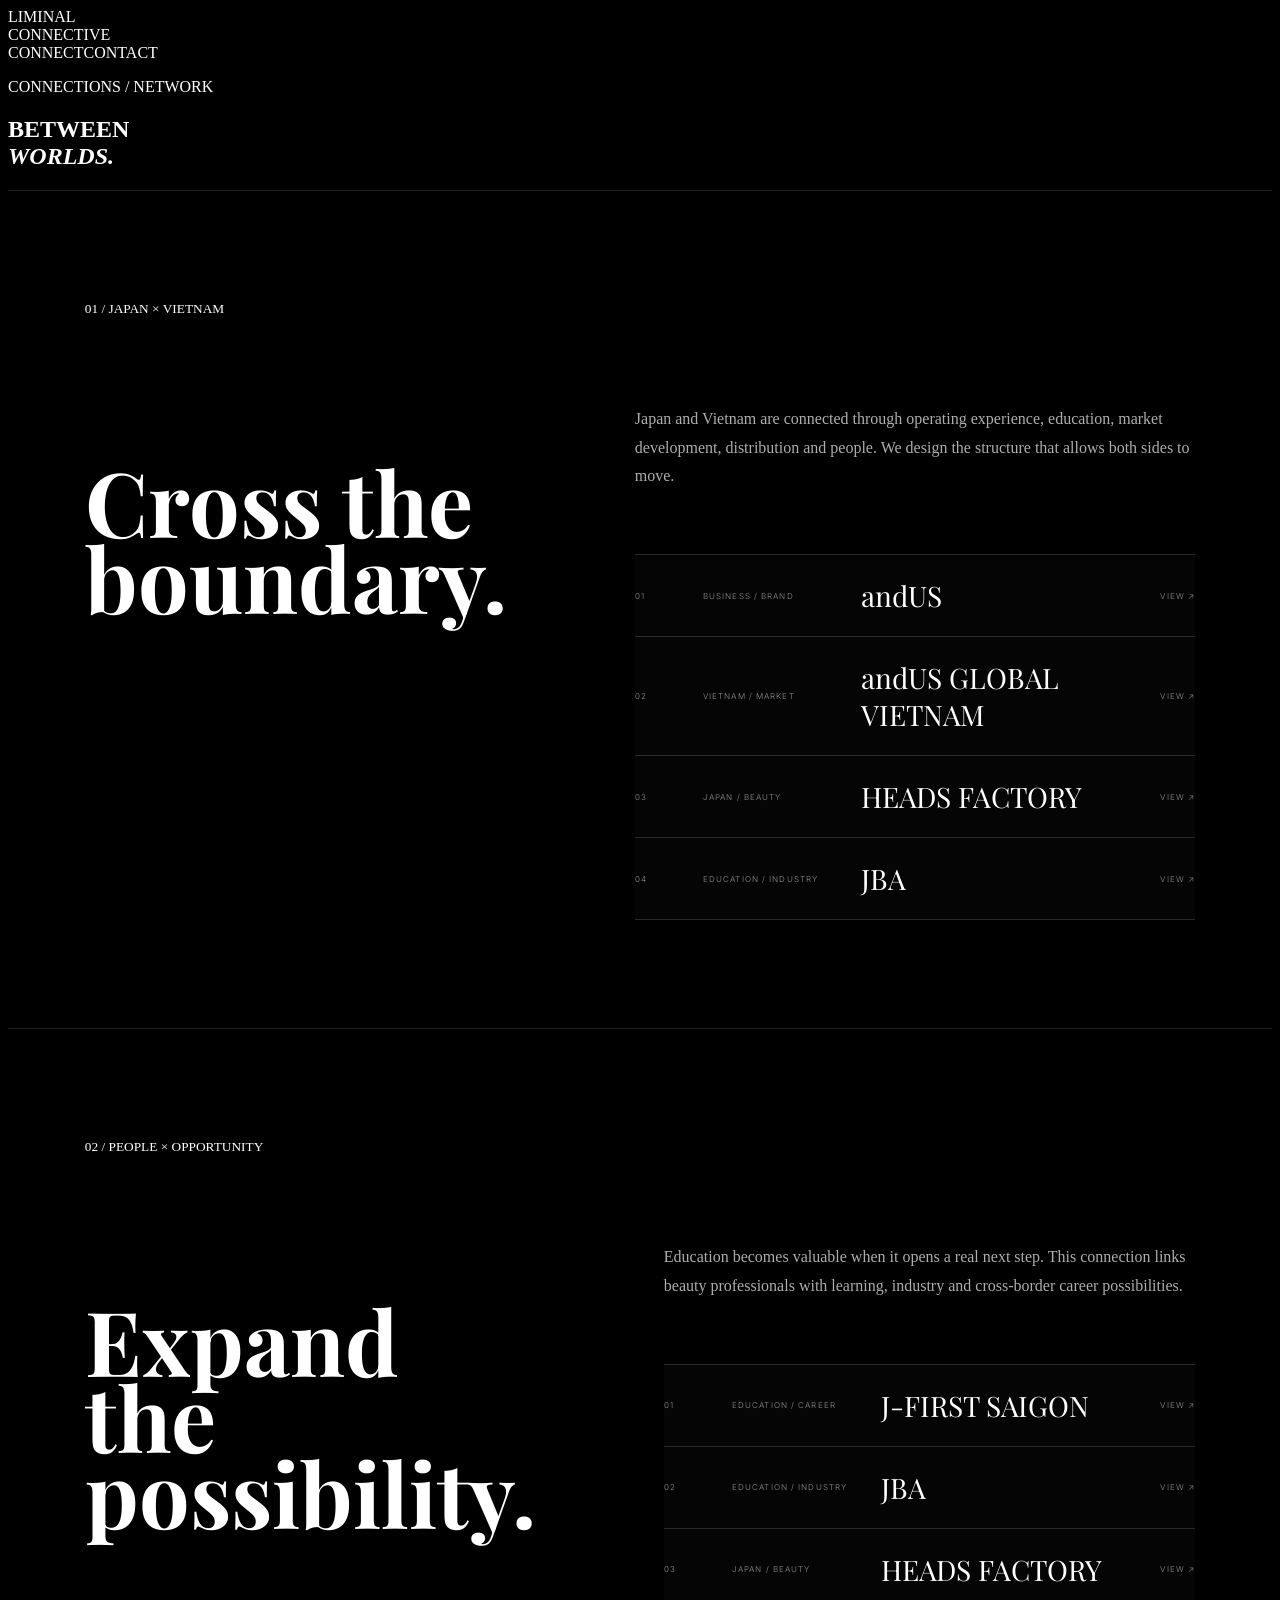
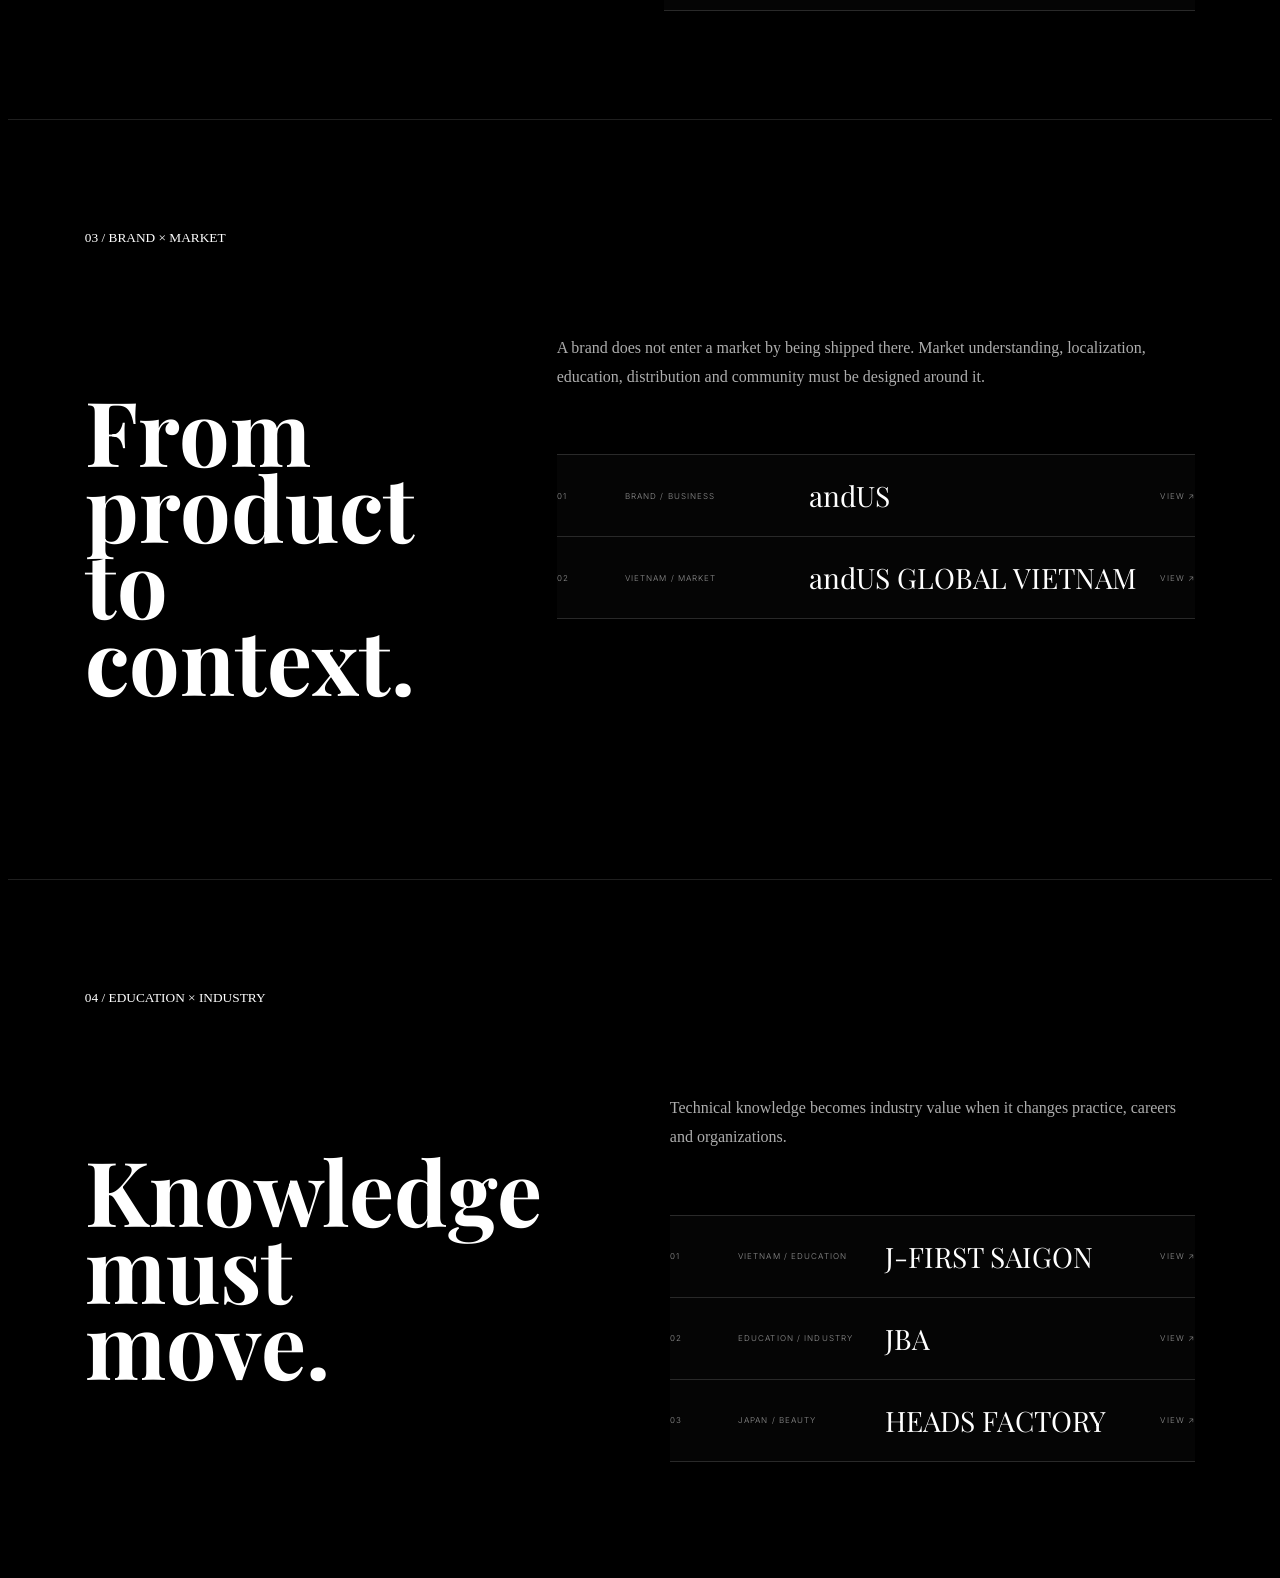
<file: connections.html>
<!doctype html><html><head><meta charset="utf-8"><meta name="viewport" content="width=device-width,initial-scale=1"><title>Connections | LIMINAL CONNECTIVE</title><link href="https://fonts.googleapis.com/css2?family=Inter:wght@300;400;500&family=Playfair+Display:ital,wght@0,400;1,400&display=swap" rel="stylesheet"><style>.editorial-links{margin-top:7vh;border-top:1px solid #222}.editorial-links a{display:grid;grid-template-columns:50px 1fr 2fr auto;align-items:center;gap:18px;color:#fff;text-decoration:none;border-bottom:1px solid #222;padding:22px 0}.editorial-links b,.editorial-links span,.editorial-links em{font-family:Inter;font-size:8px;font-style:normal;font-weight:300;letter-spacing:.14em;opacity:.42}.editorial-links strong{font-family:"Playfair Display",serif;font-size:2.2vw;font-weight:400}.connection-detail{padding:12vh 6vw;border-top:1px solid #181818}.connection-detail .twocol{display:grid;grid-template-columns:.7fr 1.3fr;gap:10vw;margin-top:8vh}.connection-detail h2{font-family:"Playfair Display",serif;font-size:7vw;line-height:.85}.connection-detail p{line-height:1.8;opacity:.62}@media(max-width:800px){.editorial-links a{grid-template-columns:35px 1fr auto}.editorial-links span{display:none}.editorial-links strong{font-size:6vw}.connection-detail{padding:10vh 18px}.connection-detail .twocol{grid-template-columns:1fr}.connection-detail h2{font-size:15vw}}</style>
<style>
html,body{background:#000!important;color:#fff!important}
header{background:#000!important;color:#fff!important}
header a,.connection-detail,.connection-detail h2,.connection-detail p,.editorial-links a,.editorial-links strong{color:#fff!important}
.connection-detail{background:#000!important;border-color:#1f1f1f!important}
.connection-detail p{opacity:.68!important}
.editorial-links{border-color:#2a2a2a!important}
.editorial-links a{border-color:#2a2a2a!important}
.editorial-links b,.editorial-links span,.editorial-links em{color:#c8c8c8!important;opacity:.6!important}
</style>
<style>
html,body,main,section,header,footer{background:#000!important;color:#fff!important}
a,a:link,a:visited,a:hover,a:active{color:#fff!important;text-decoration:none!important}
.editorial-links a,.externals a,.subcontact a{background:#050505!important;color:#fff!important;opacity:1!important;border-color:#292929!important}
.editorial-links a:hover,.externals a:hover,.subcontact a:hover{background:#101010!important;color:#fff!important}
.editorial-links strong,.externals strong{color:#fff!important;opacity:1!important}
.editorial-links span,.editorial-links b,.editorial-links em{color:#c8c8c8!important;opacity:.72!important}
</style></head><body><header><a class="logo" href="index.html">LIMINAL<br>CONNECTIVE</a><nav><a href="index.html#connect">CONNECT</a><a href="index.html#contact">CONTACT</a></nav></header><main><section class="hero"><div class="hero-inner"><p class="eyebrow">CONNECTIONS / NETWORK</p><h1>BETWEEN<br><em>WORLDS.</em></h1></div></section><section id="japan-vietnam" class="connection-detail"><small>01 / JAPAN × VIETNAM</small><div class="twocol"><h2>Cross the<br>boundary.</h2><div><p>Japan and Vietnam are connected through operating experience, education, market development, distribution and people. We design the structure that allows both sides to move.</p><div class="editorial-links"><a href="https://corp.and-us.jp/" target="_blank" rel="noopener"><b>01</b><span>BUSINESS / BRAND</span><strong>andUS</strong><em>VIEW ↗</em></a><a href="https://andus-global-vn.com/" target="_blank" rel="noopener"><b>02</b><span>VIETNAM / MARKET</span><strong>andUS GLOBAL VIETNAM</strong><em>VIEW ↗</em></a><a href="https://www.headsfactory.jp/" target="_blank" rel="noopener"><b>03</b><span>JAPAN / BEAUTY</span><strong>HEADS FACTORY</strong><em>VIEW ↗</em></a><a href="https://www.jba-tokyo.co.jp/" target="_blank" rel="noopener"><b>04</b><span>EDUCATION / INDUSTRY</span><strong>JBA</strong><em>VIEW ↗</em></a></div></div></div></section><section id="people-opportunity" class="connection-detail"><small>02 / PEOPLE × OPPORTUNITY</small><div class="twocol"><h2>Expand the<br>possibility.</h2><div><p>Education becomes valuable when it opens a real next step. This connection links beauty professionals with learning, industry and cross-border career possibilities.</p><div class="editorial-links"><a href="jfirst.html#education" target="_blank" rel="noopener"><b>01</b><span>EDUCATION / CAREER</span><strong>J-FIRST SAIGON</strong><em>VIEW ↗</em></a><a href="https://www.jba-tokyo.co.jp/" target="_blank" rel="noopener"><b>02</b><span>EDUCATION / INDUSTRY</span><strong>JBA</strong><em>VIEW ↗</em></a><a href="https://www.headsfactory.jp/" target="_blank" rel="noopener"><b>03</b><span>JAPAN / BEAUTY</span><strong>HEADS FACTORY</strong><em>VIEW ↗</em></a></div></div></div></section><section id="brand-market" class="connection-detail"><small>03 / BRAND × MARKET</small><div class="twocol"><h2>From product<br>to context.</h2><div><p>A brand does not enter a market by being shipped there. Market understanding, localization, education, distribution and community must be designed around it.</p><div class="editorial-links"><a href="https://corp.and-us.jp/" target="_blank" rel="noopener"><b>01</b><span>BRAND / BUSINESS</span><strong>andUS</strong><em>VIEW ↗</em></a><a href="https://andus-global-vn.com/" target="_blank" rel="noopener"><b>02</b><span>VIETNAM / MARKET</span><strong>andUS GLOBAL VIETNAM</strong><em>VIEW ↗</em></a></div></div></div></section><section id="education-industry" class="connection-detail"><small>04 / EDUCATION × INDUSTRY</small><div class="twocol"><h2>Knowledge<br>must move.</h2><div><p>Technical knowledge becomes industry value when it changes practice, careers and organizations.</p><div class="editorial-links"><a href="jfirst.html#education" target="_blank" rel="noopener"><b>01</b><span>VIETNAM / EDUCATION</span><strong>J-FIRST SAIGON</strong><em>VIEW ↗</em></a><a href="https://www.jba-tokyo.co.jp/" target="_blank" rel="noopener"><b>02</b><span>EDUCATION / INDUSTRY</span><strong>JBA</strong><em>VIEW ↗</em></a><a href="https://www.headsfactory.jp/" target="_blank" rel="noopener"><b>03</b><span>JAPAN / BEAUTY</span><strong>HEADS FACTORY</strong><em>VIEW ↗</em></a></div></div></div></section></main></body></html>
</file>
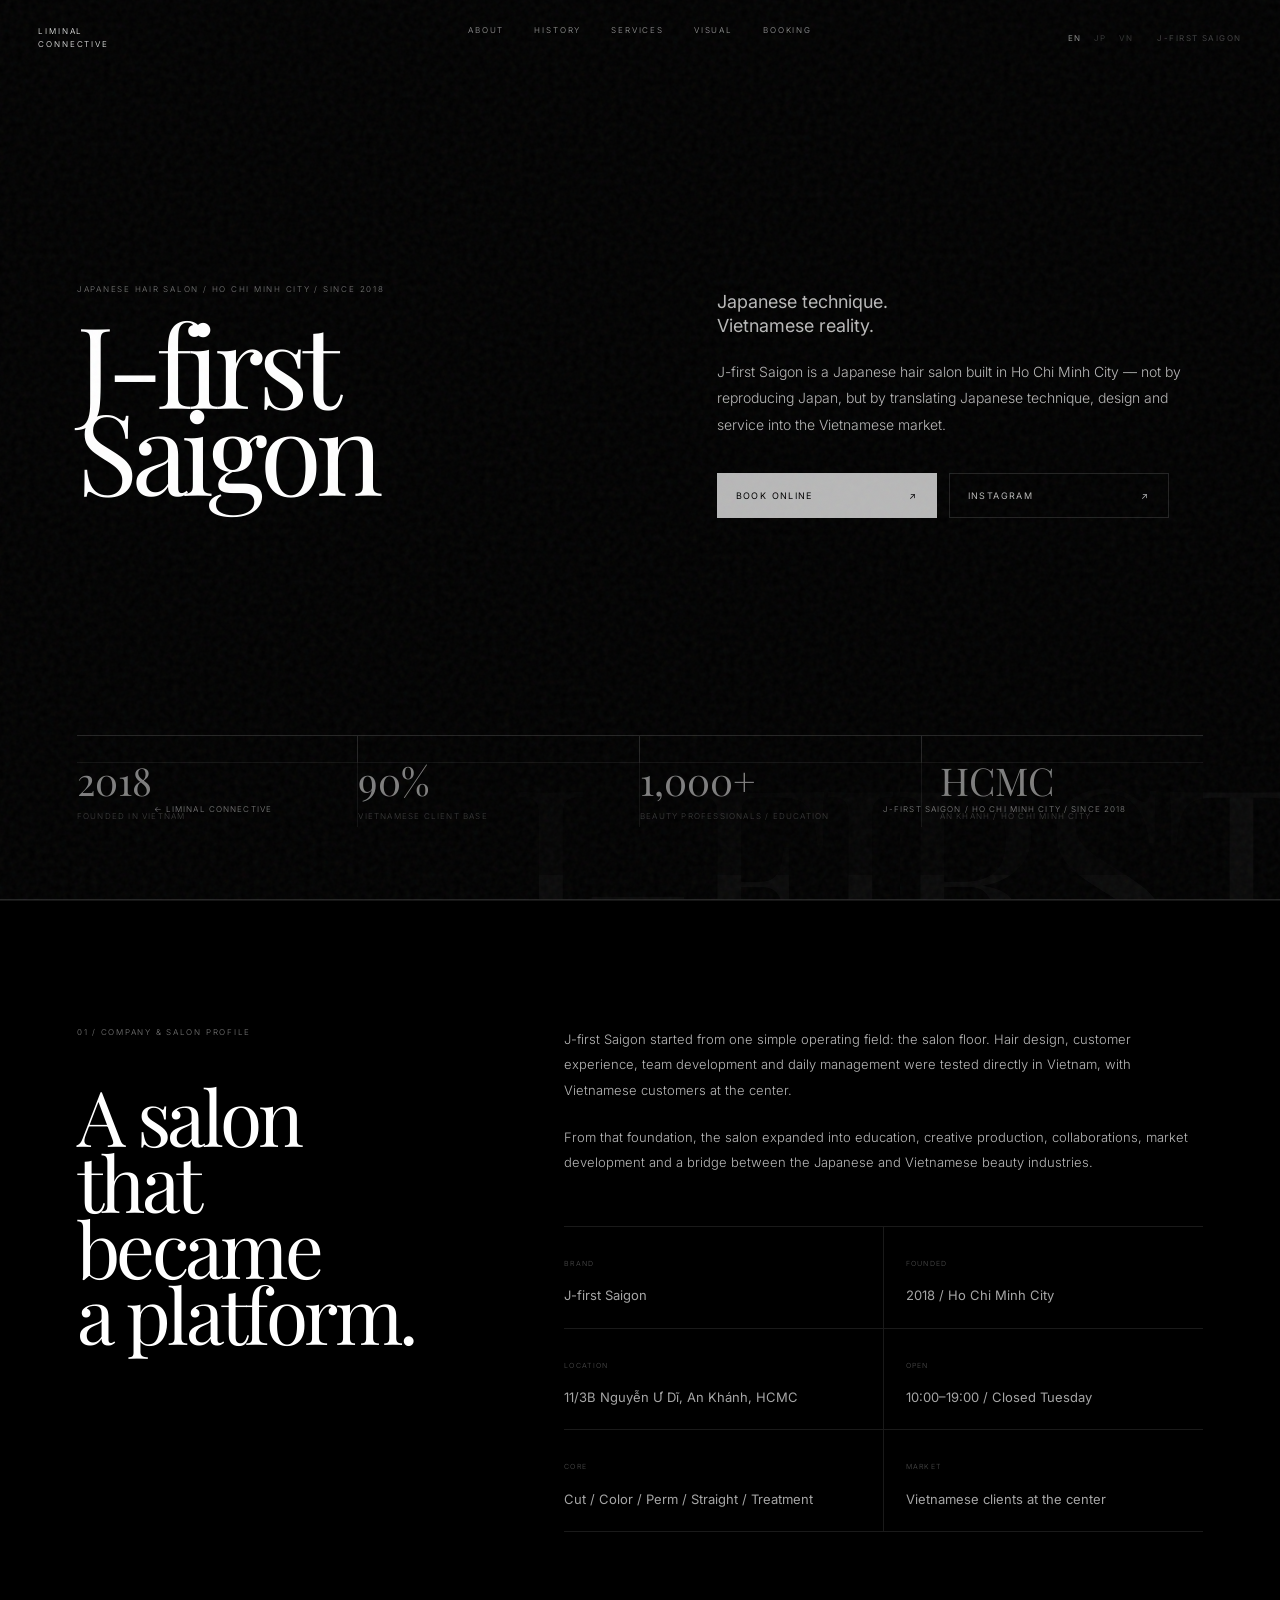
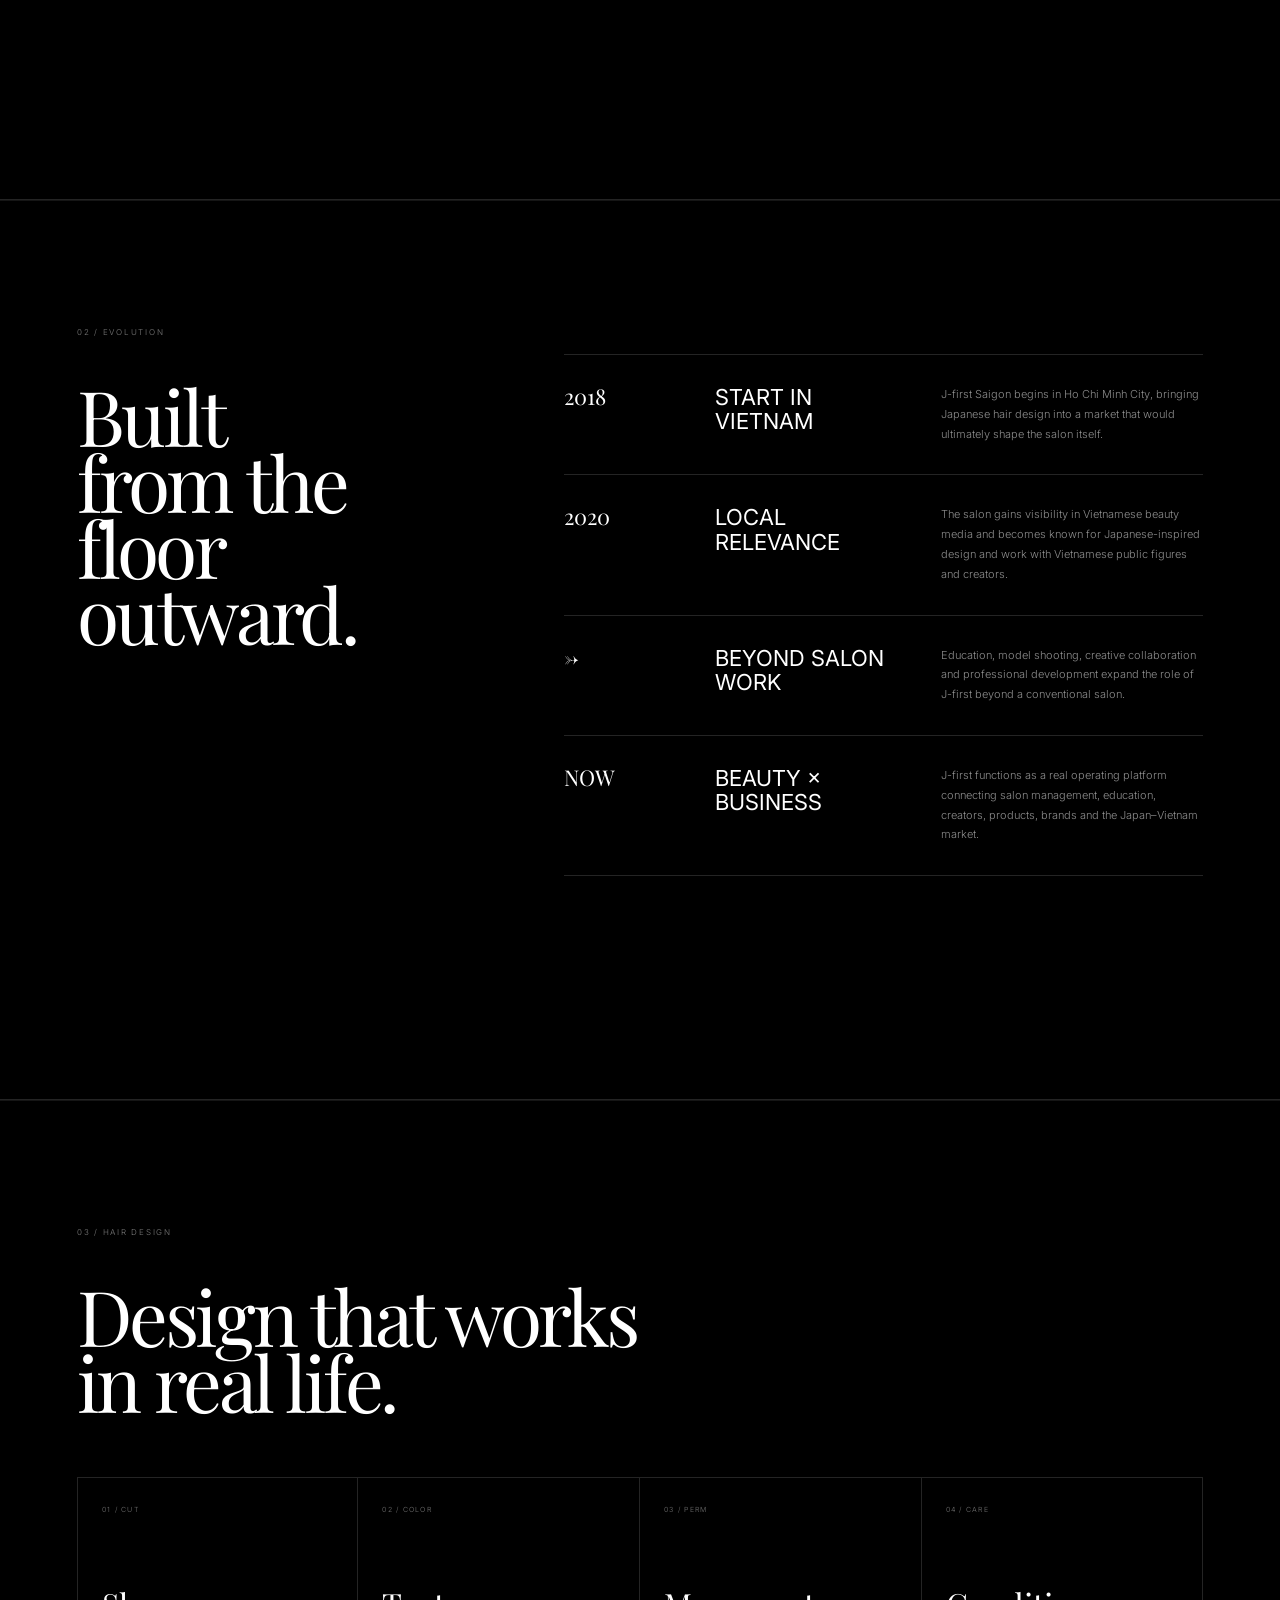
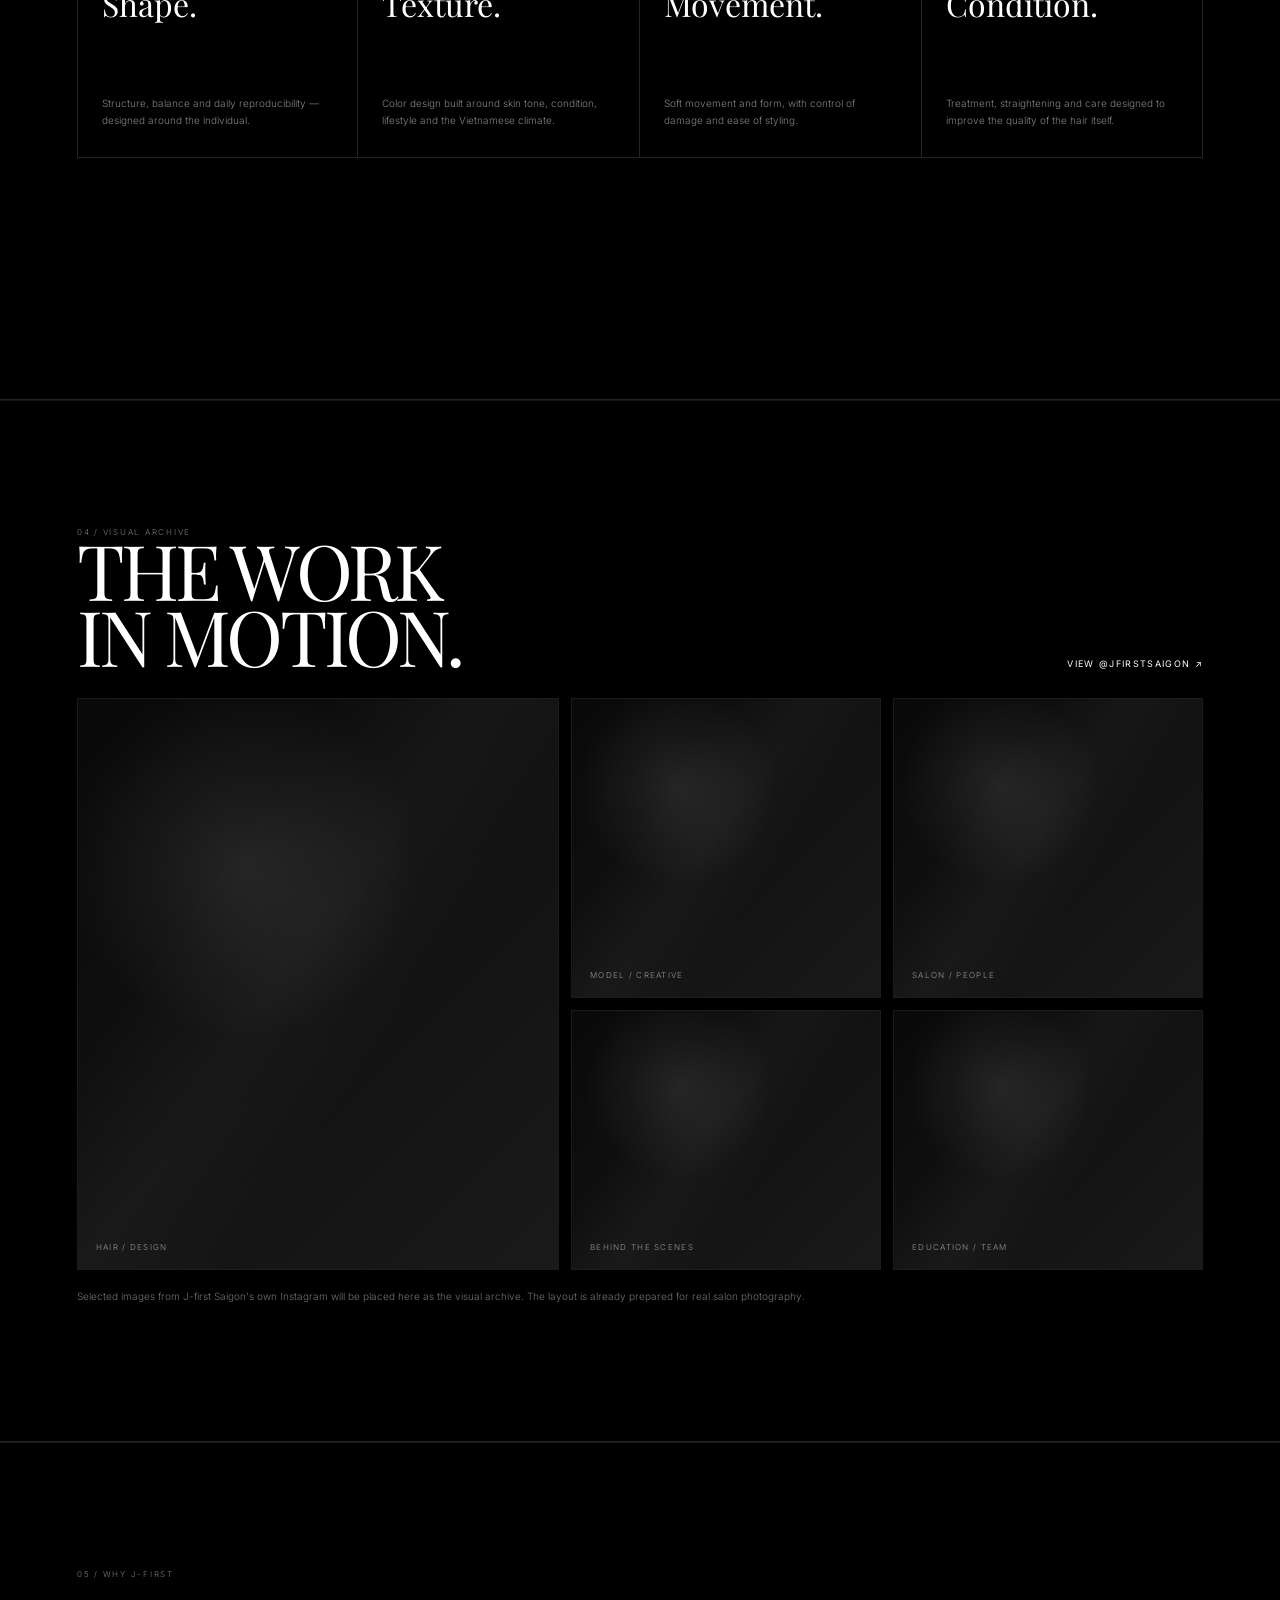
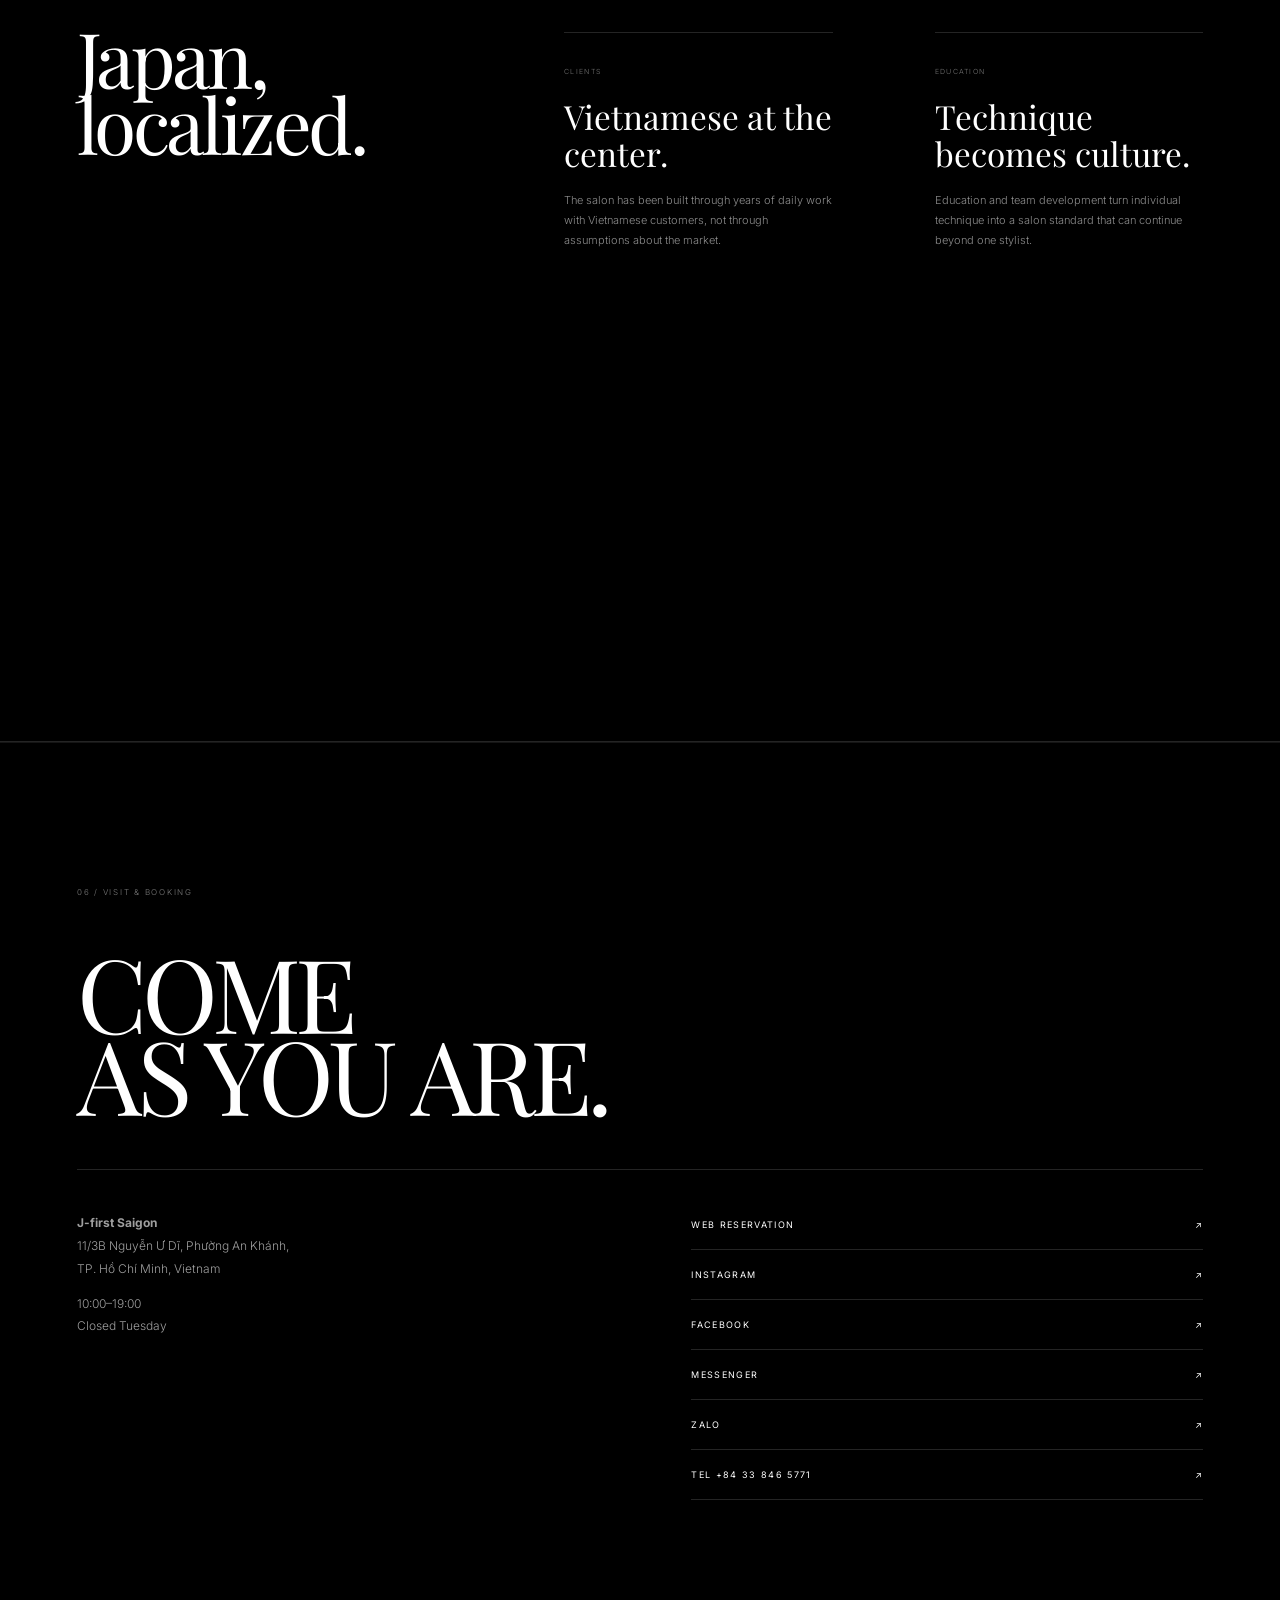
<file: jfirst.html>
<!doctype html>
<html lang="en">
<head>
<meta charset="utf-8"><meta name="viewport" content="width=device-width,initial-scale=1"><meta name="theme-color" content="#000000">
<title>J-first Saigon | Japanese Hair Salon in Ho Chi Minh City</title>
<meta name="description" content="J-first Saigon — Japanese hair salon in Ho Chi Minh City. Since 2018. Hair design, color, perm, treatment, education and creative work for the Vietnamese market.">
<link rel="canonical" href="https://liminal-connective.com/jfirst.html"><link rel="icon" type="image/png" href="favicon.png">
<link rel="preconnect" href="https://fonts.googleapis.com"><link rel="preconnect" href="https://fonts.gstatic.com" crossorigin>
<link href="https://fonts.googleapis.com/css2?family=Inter:wght@300;400;500&family=Noto+Sans+JP:wght@300;400;500&family=Noto+Sans:wght@300;400;500&family=Playfair+Display:ital,wght@0,400;1,400&display=swap" rel="stylesheet"><link rel="stylesheet" href="styles.css">
<script async src="https://www.googletagmanager.com/gtag/js?id=G-SGHWR2SFE9"></script><script>window.dataLayer=window.dataLayer||[];function gtag(){dataLayer.push(arguments)}gtag('js',new Date());gtag('config','G-SGHWR2SFE9');</script>
<style>
:root{--bg:#000;--fg:#fff;--muted:#9b9b9b;--line:#242424}html,body,main,section,header,footer{background:#000!important;color:#fff!important}html{scroll-behavior:smooth}body{margin:0}html[lang="ja"] body{font-family:Inter,"Noto Sans JP",sans-serif}html[lang="vi"] body{font-family:Inter,"Noto Sans",sans-serif}a,a:link,a:visited,a:hover,a:active{color:#fff;text-decoration:none}.jf-label{font:300 8px/1.3 Inter,sans-serif;letter-spacing:.22em;opacity:.48}.jf-hero{min-height:100vh;padding:18vh 6vw 8vh;display:grid;grid-template-rows:1fr auto;border-bottom:1px solid var(--line);position:relative;overflow:hidden}.jf-hero:after{content:"J-FIRST";position:absolute;right:-2vw;bottom:-5vw;font:400 20vw/.75 "Playfair Display",serif;letter-spacing:-.06em;color:#fff;opacity:.035;pointer-events:none}.jf-hero-grid{display:grid;grid-template-columns:1.05fr .95fr;gap:8vw;align-items:center}.jf-hero h1{font:400 8.8vw/.78 "Playfair Display",serif;letter-spacing:-.055em;margin:24px 0 30px}.jf-hero-copy{max-width:620px;font:300 14px/1.9 Inter,sans-serif;opacity:.72}.jf-hero-copy strong{display:block;font:400 18px/1.35 Inter,sans-serif;opacity:1;margin-bottom:20px}.jf-hero-actions{display:flex;gap:12px;flex-wrap:wrap;margin-top:35px}.jf-btn{display:inline-flex;align-items:center;justify-content:space-between;gap:35px;min-width:220px;padding:17px 18px;border:1px solid #303030;font:400 9px/1 Inter,sans-serif;letter-spacing:.15em;transition:.25s}.jf-btn.primary{background:#fff;color:#000!important;border-color:#fff}.jf-btn:hover{transform:translateY(-2px)}.jf-stats{display:grid;grid-template-columns:repeat(4,1fr);border-top:1px solid var(--line);margin-top:10vh}.jf-stat{padding:25px 18px 5px 0;border-right:1px solid var(--line)}.jf-stat:last-child{border-right:0;padding-left:18px}.jf-stat b{display:block;font:400 3vw/1 "Playfair Display",serif}.jf-stat span{display:block;margin-top:11px;font:300 8px/1.4 Inter,sans-serif;letter-spacing:.15em;opacity:.48}.jf-section{padding:14vh 6vw;border-bottom:1px solid var(--line)}.jf-grid{display:grid;grid-template-columns:.72fr 1.28fr;gap:10vw}.jf-section h2{font:400 6vw/.86 "Playfair Display",serif;letter-spacing:-.045em;margin:5vh 0 0}.jf-copy{max-width:740px;font:300 13px/1.95 Inter,sans-serif;opacity:.72}.jf-copy p{margin:0 0 22px}.jf-facts{display:grid;grid-template-columns:1fr 1fr;margin-top:50px;border-top:1px solid var(--line)}.jf-fact{padding:22px 18px 22px 0;border-bottom:1px solid var(--line)}.jf-fact:nth-child(odd){border-right:1px solid var(--line)}.jf-fact:nth-child(even){padding-left:22px}.jf-fact small{font:300 7px/1 Inter,sans-serif;letter-spacing:.18em;opacity:.42}.jf-fact p{font:400 13px/1.5 Inter,sans-serif;margin:12px 0 0;opacity:.9}.jf-timeline{margin-top:3vh;border-top:1px solid var(--line)}.jf-time{display:grid;grid-template-columns:100px .8fr 1.2fr;gap:4vw;padding:30px 0;border-bottom:1px solid var(--line);align-items:start}.jf-time strong{font:400 1.7vw/1 "Playfair Display",serif}.jf-time h3{font:400 22px/1.1 Inter,sans-serif;margin:0}.jf-time p{font:300 11px/1.8 Inter,sans-serif;opacity:.55;margin:0;max-width:620px}.jf-services{display:grid;grid-template-columns:repeat(4,1fr);margin-top:7vh;border-top:1px solid var(--line)}.jf-service{min-height:280px;padding:28px 24px;border-right:1px solid var(--line);border-bottom:1px solid var(--line);display:flex;flex-direction:column;justify-content:space-between}.jf-service:first-child{border-left:1px solid var(--line)}.jf-service small{font:300 7px/1 Inter,sans-serif;letter-spacing:.18em;opacity:.45}.jf-service h3{font:400 2.5vw/1 "Playfair Display",serif;margin:0}.jf-service p{font:300 10px/1.7 Inter,sans-serif;opacity:.52;margin:0}.jf-visual{padding:0 6vw 14vh;border-bottom:1px solid var(--line)}.jf-visual-head{display:flex;justify-content:space-between;align-items:end;padding:14vh 0 30px}.jf-visual-head h2{font:400 6vw/.85 "Playfair Display",serif;margin:0}.jf-visual-head a{font:400 9px/1 Inter,sans-serif;letter-spacing:.15em}.jf-gallery{display:grid;grid-template-columns:1.4fr .9fr .9fr;grid-template-rows:300px 260px;gap:12px}.jf-photo{position:relative;overflow:hidden;background:linear-gradient(135deg,#090909,#1a1a1a);border:1px solid #1c1c1c}.jf-photo:first-child{grid-row:1/3}.jf-photo:before{content:"";position:absolute;inset:0;background:radial-gradient(circle at 35% 30%,rgba(255,255,255,.09),transparent 33%),linear-gradient(125deg,transparent 30%,rgba(255,255,255,.03),transparent 62%);transform:scale(1.05)}.jf-photo span{position:absolute;left:18px;bottom:18px;font:300 8px/1 Inter,sans-serif;letter-spacing:.16em;opacity:.55}.jf-gallery-note{margin-top:18px;font:300 10px/1.7 Inter,sans-serif;opacity:.45;max-width:780px}.jf-proof{display:grid;grid-template-columns:1fr 1fr;gap:8vw;margin-top:7vh}.jf-quote{border-top:1px solid var(--line);padding-top:25px}.jf-quote small{font:300 7px/1 Inter,sans-serif;letter-spacing:.18em;opacity:.45}.jf-quote h3{font:400 2.6vw/1.1 "Playfair Display",serif;margin:20px 0}.jf-quote p{font:300 11px/1.8 Inter,sans-serif;opacity:.55}.jf-contact{padding:16vh 6vw}.jf-contact h2{font:400 8vw/.8 "Playfair Display",serif;letter-spacing:-.05em;margin:6vh 0}.jf-contact-grid{display:grid;grid-template-columns:1fr 1fr;gap:8vw;border-top:1px solid var(--line);padding-top:30px}.jf-contact-grid p{font:300 12px/1.9 Inter,sans-serif;opacity:.62}.jf-contact-links{display:grid}.jf-contact-links a{padding:20px 0;border-bottom:1px solid var(--line);font:400 9px/1 Inter,sans-serif;letter-spacing:.15em;display:flex;justify-content:space-between}.jf-footer{padding:40px 6vw 60px;border-top:1px solid var(--line);display:flex;justify-content:space-between;gap:25px;font:300 8px/1.5 Inter,sans-serif;letter-spacing:.14em;opacity:.5}.langs{display:flex;gap:12px;align-items:center}.langs button{appearance:none;border:0;background:transparent;color:#fff;font:400 8px/1 Inter,sans-serif;letter-spacing:.18em;opacity:.35;cursor:pointer;padding:4px 0}.langs button.active{opacity:1}.langs .brand-mark{font:400 8px/1 Inter,sans-serif;letter-spacing:.18em;opacity:.45;margin-left:12px}
@media(max-width:800px){header nav{display:none}.langs .brand-mark{display:none}.jf-hero{padding:14vh 18px 7vh}.jf-hero-grid,.jf-grid,.jf-contact-grid{grid-template-columns:1fr}.jf-hero h1{font-size:20vw}.jf-hero-copy{margin-top:6vh}.jf-stats{grid-template-columns:1fr 1fr}.jf-stat{border-bottom:1px solid var(--line)}.jf-stat b{font-size:10vw}.jf-section{padding:11vh 18px}.jf-section h2,.jf-visual-head h2{font-size:14vw}.jf-facts{grid-template-columns:1fr}.jf-fact:nth-child(odd){border-right:0}.jf-fact:nth-child(even){padding-left:0}.jf-time{grid-template-columns:65px 1fr;gap:16px}.jf-time strong{font-size:6vw}.jf-time p{grid-column:2}.jf-services{grid-template-columns:1fr 1fr}.jf-service{min-height:220px}.jf-service:nth-child(3){border-left:1px solid var(--line)}.jf-service h3{font-size:8vw}.jf-visual{padding:0 18px 11vh}.jf-visual-head{display:block;padding-top:11vh}.jf-visual-head a{display:block;margin-top:20px}.jf-gallery{grid-template-columns:1fr 1fr;grid-template-rows:360px 200px 200px}.jf-photo:first-child{grid-column:1/3;grid-row:auto}.jf-proof{grid-template-columns:1fr}.jf-quote h3{font-size:9vw}.jf-contact{padding:12vh 18px}.jf-contact h2{font-size:19vw}.jf-footer{padding:35px 18px 50px;display:grid}}
</style>
</head>
<body><div class="noise"></div>
<header><a class="logo" href="index.html">LIMINAL<br>CONNECTIVE</a><nav><a href="#about" data-en="ABOUT" data-ja="概要" data-vi="GIỚI THIỆU">ABOUT</a><a href="#history" data-en="HISTORY" data-ja="変遷" data-vi="HÀNH TRÌNH">HISTORY</a><a href="#services" data-en="SERVICES" data-ja="メニュー" data-vi="DỊCH VỤ">SERVICES</a><a href="#archive" data-en="VISUAL" data-ja="ビジュアル" data-vi="HÌNH ẢNH">VISUAL</a><a href="#booking" data-en="BOOKING" data-ja="予約" data-vi="ĐẶT LỊCH">BOOKING</a></nav><div class="langs" aria-label="Language"><button class="active" data-lang="en">EN</button><button data-lang="ja">JP</button><button data-lang="vi">VN</button><span class="brand-mark">J-FIRST SAIGON</span></div></header>
<main>
<section class="jf-hero"><div class="jf-hero-grid"><div><div class="jf-label" data-en="JAPANESE HAIR SALON / HO CHI MINH CITY / SINCE 2018" data-ja="日本人美容師によるヘアサロン / ホーチミン / 2018年創業" data-vi="SALON TÓC NHẬT BẢN / TP.HCM / TỪ 2018">JAPANESE HAIR SALON / HO CHI MINH CITY / SINCE 2018</div><h1>J-first<br>Saigon</h1></div><div class="jf-hero-copy"><strong data-en="Japanese technique.<br>Vietnamese reality." data-ja="日本の技術を、<br>ベトナムのリアルへ。" data-vi="Kỹ thuật Nhật Bản.<br>Phù hợp với thực tế Việt Nam.">Japanese technique.<br>Vietnamese reality.</strong><p data-en="J-first Saigon is a Japanese hair salon built in Ho Chi Minh City — not by reproducing Japan, but by translating Japanese technique, design and service into the Vietnamese market." data-ja="J-first Saigonは、ホーチミンでつくり上げてきた日本式ヘアサロンです。日本をそのまま持ち込むのではなく、日本の技術・デザイン・サービスをベトナム市場に合わせて磨き続けています。" data-vi="J-first Saigon là salon tóc Nhật Bản được xây dựng tại TP.HCM. Chúng tôi không sao chép nguyên mẫu Nhật Bản, mà điều chỉnh kỹ thuật, thiết kế và dịch vụ Nhật Bản để phù hợp với thị trường Việt Nam.">J-first Saigon is a Japanese hair salon built in Ho Chi Minh City — not by reproducing Japan, but by translating Japanese technique, design and service into the Vietnamese market.</p><div class="jf-hero-actions"><a class="jf-btn primary" href="https://direct.salondenet.jp/XWcj2QTPq8YwXeoL8" target="_blank" rel="noopener" data-track="booking_click"><span data-en="BOOK ONLINE" data-ja="WEB予約" data-vi="ĐẶT LỊCH ONLINE">BOOK ONLINE</span><span>↗</span></a><a class="jf-btn" href="https://www.instagram.com/jfirstsaigon/" target="_blank" rel="noopener" data-track="instagram_click">INSTAGRAM <span>↗</span></a></div></div></div><div class="jf-stats"><div class="jf-stat"><b>2018</b><span data-en="FOUNDED IN VIETNAM" data-ja="ベトナムで創業" data-vi="THÀNH LẬP TẠI VIỆT NAM">FOUNDED IN VIETNAM</span></div><div class="jf-stat"><b>90%</b><span data-en="VIETNAMESE CLIENT BASE" data-ja="ベトナム人顧客" data-vi="KHÁCH HÀNG NGƯỜI VIỆT">VIETNAMESE CLIENT BASE</span></div><div class="jf-stat"><b>1,000+</b><span data-en="BEAUTY PROFESSIONALS / EDUCATION" data-ja="美容師向け教育実績" data-vi="CHUYÊN GIA LÀM ĐẸP / ĐÀO TẠO">BEAUTY PROFESSIONALS / EDUCATION</span></div><div class="jf-stat"><b>HCMC</b><span data-en="AN KHANH / HO CHI MINH CITY" data-ja="アンカイン / ホーチミン" data-vi="AN KHÁNH / TP.HCM">AN KHANH / HO CHI MINH CITY</span></div></div></section>

<section id="about" class="jf-section"><div class="jf-grid"><div><div class="jf-label" data-en="01 / COMPANY & SALON PROFILE" data-ja="01 / 会社・サロン概要" data-vi="01 / HỒ SƠ CÔNG TY & SALON">01 / COMPANY & SALON PROFILE</div><h2 data-en="A salon<br>that became<br>a platform." data-ja="サロンから、<br>プラットフォームへ。" data-vi="Từ một salon<br>trở thành<br>một nền tảng.">A salon<br>that became<br>a platform.</h2></div><div class="jf-copy"><p data-en="J-first Saigon started from one simple operating field: the salon floor. Hair design, customer experience, team development and daily management were tested directly in Vietnam, with Vietnamese customers at the center." data-ja="J-first Saigonの原点は、サロンの現場です。ヘアデザイン、顧客体験、チーム育成、日々の店舗運営を、ベトナム人のお客様を中心に現地で積み重ねてきました。" data-vi="J-first Saigon bắt đầu từ một nơi rất thực tế: sàn salon. Thiết kế tóc, trải nghiệm khách hàng, phát triển đội ngũ và vận hành hằng ngày đều được thử nghiệm trực tiếp tại Việt Nam, với khách hàng Việt Nam là trung tâm.">J-first Saigon started from one simple operating field: the salon floor. Hair design, customer experience, team development and daily management were tested directly in Vietnam, with Vietnamese customers at the center.</p><p data-en="From that foundation, the salon expanded into education, creative production, collaborations, market development and a bridge between the Japanese and Vietnamese beauty industries." data-ja="その土台から、教育、クリエイティブ制作、コラボレーション、市場開発へと活動領域を広げ、日本とベトナムの美容業界をつなぐ拠点へ進化しています。" data-vi="Từ nền tảng đó, salon mở rộng sang đào tạo, sản xuất sáng tạo, hợp tác, phát triển thị trường và trở thành cầu nối giữa ngành làm đẹp Nhật Bản và Việt Nam.">From that foundation, the salon expanded into education, creative production, collaborations, market development and a bridge between the Japanese and Vietnamese beauty industries.</p><div class="jf-facts"><div class="jf-fact"><small data-en="BRAND" data-ja="ブランド" data-vi="THƯƠNG HIỆU">BRAND</small><p>J-first Saigon</p></div><div class="jf-fact"><small data-en="FOUNDED" data-ja="創業" data-vi="THÀNH LẬP">FOUNDED</small><p>2018 / Ho Chi Minh City</p></div><div class="jf-fact"><small data-en="LOCATION" data-ja="所在地" data-vi="ĐỊA CHỈ">LOCATION</small><p>11/3B Nguyễn Ư Dĩ, An Khánh, HCMC</p></div><div class="jf-fact"><small data-en="OPEN" data-ja="営業時間" data-vi="GIỜ MỞ CỬA">OPEN</small><p data-en="10:00–19:00 / Closed Tuesday" data-ja="10:00–19:00 / 火曜定休" data-vi="10:00–19:00 / Nghỉ Thứ Ba">10:00–19:00 / Closed Tuesday</p></div><div class="jf-fact"><small data-en="CORE" data-ja="主要メニュー" data-vi="DỊCH VỤ CHÍNH">CORE</small><p>Cut / Color / Perm / Straight / Treatment</p></div><div class="jf-fact"><small data-en="MARKET" data-ja="顧客" data-vi="KHÁCH HÀNG">MARKET</small><p data-en="Vietnamese clients at the center" data-ja="ベトナム人のお客様が中心" data-vi="Khách hàng Việt Nam là trung tâm">Vietnamese clients at the center</p></div></div></div></div></section>

<section id="history" class="jf-section"><div class="jf-grid"><div><div class="jf-label" data-en="02 / EVOLUTION" data-ja="02 / 変遷" data-vi="02 / HÀNH TRÌNH">02 / EVOLUTION</div><h2 data-en="Built<br>from the<br>floor outward." data-ja="現場から、<br>外へ広がる。" data-vi="Phát triển<br>từ chính<br>sàn salon.">Built<br>from the<br>floor outward.</h2></div><div class="jf-timeline"><article class="jf-time"><strong>2018</strong><h3 data-en="START IN VIETNAM" data-ja="ベトナムでスタート" data-vi="BẮT ĐẦU TẠI VIỆT NAM">START IN VIETNAM</h3><p data-en="J-first Saigon begins in Ho Chi Minh City, bringing Japanese hair design into a market that would ultimately shape the salon itself." data-ja="ホーチミンでJ-first Saigonをスタート。日本のヘアデザインを持ち込みながら、逆にベトナム市場から学び、サロンそのものを進化させていきました。" data-vi="J-first Saigon bắt đầu tại TP.HCM, mang thiết kế tóc Nhật Bản vào một thị trường mà sau đó chính thị trường ấy lại định hình salon.">J-first Saigon begins in Ho Chi Minh City, bringing Japanese hair design into a market that would ultimately shape the salon itself.</p></article><article class="jf-time"><strong>2020</strong><h3 data-en="LOCAL RELEVANCE" data-ja="現地での認知拡大" data-vi="TĂNG ĐỘ NHẬN DIỆN TẠI ĐỊA PHƯƠNG">LOCAL RELEVANCE</h3><p data-en="The salon gains visibility in Vietnamese beauty media and becomes known for Japanese-inspired design and work with Vietnamese public figures and creators." data-ja="ベトナムの美容メディアでの露出が増え、日本的なデザインと、ベトナムの著名人・クリエイターとの仕事でも認知を広げました。" data-vi="Salon được biết đến nhiều hơn trên truyền thông làm đẹp Việt Nam, nổi bật với phong cách Nhật Bản và các hoạt động cùng người nổi tiếng, nhà sáng tạo Việt Nam.">The salon gains visibility in Vietnamese beauty media and becomes known for Japanese-inspired design and work with Vietnamese public figures and creators.</p></article><article class="jf-time"><strong>→</strong><h3 data-en="BEYOND SALON WORK" data-ja="サロンの外へ" data-vi="VƯỢT RA NGOÀI CÔNG VIỆC SALON">BEYOND SALON WORK</h3><p data-en="Education, model shooting, creative collaboration and professional development expand the role of J-first beyond a conventional salon." data-ja="教育、モデル撮影、クリエイティブコラボレーション、人材育成へ。J-firstの役割は、従来の美容室の枠を超えて広がっています。" data-vi="Đào tạo, chụp mẫu, hợp tác sáng tạo và phát triển chuyên môn đã mở rộng vai trò của J-first vượt ra ngoài một salon thông thường.">Education, model shooting, creative collaboration and professional development expand the role of J-first beyond a conventional salon.</p></article><article class="jf-time"><strong>NOW</strong><h3>BEAUTY × BUSINESS</h3><p data-en="J-first functions as a real operating platform connecting salon management, education, creators, products, brands and the Japan–Vietnam market." data-ja="現在は、サロン運営、教育、クリエイター、商品、ブランド、日本とベトナムの市場をつなぐ、実働型のプラットフォームとして機能しています。" data-vi="Hiện nay, J-first hoạt động như một nền tảng thực tế kết nối vận hành salon, đào tạo, nhà sáng tạo, sản phẩm, thương hiệu và thị trường Nhật Bản–Việt Nam.">J-first functions as a real operating platform connecting salon management, education, creators, products, brands and the Japan–Vietnam market.</p></article></div></div></section>

<section id="services" class="jf-section"><div class="jf-label" data-en="03 / HAIR DESIGN" data-ja="03 / ヘアデザイン" data-vi="03 / THIẾT KẾ TÓC">03 / HAIR DESIGN</div><h2 data-en="Design that works<br>in real life." data-ja="日常で機能する、<br>デザイン。" data-vi="Thiết kế đẹp<br>và phù hợp đời sống.">Design that works<br>in real life.</h2><div class="jf-services"><article class="jf-service"><small>01 / CUT</small><h3 data-en="Shape." data-ja="形。" data-vi="Form dáng.">Shape.</h3><p data-en="Structure, balance and daily reproducibility — designed around the individual." data-ja="骨格、バランス、毎日の再現性。ひとりひとりに合わせて設計します。" data-vi="Cấu trúc, cân bằng và khả năng tự tạo kiểu hằng ngày — được thiết kế theo từng cá nhân.">Structure, balance and daily reproducibility — designed around the individual.</p></article><article class="jf-service"><small>02 / COLOR</small><h3 data-en="Texture." data-ja="質感。" data-vi="Chất tóc.">Texture.</h3><p data-en="Color design built around skin tone, condition, lifestyle and the Vietnamese climate." data-ja="肌色、髪の状態、ライフスタイル、ベトナムの気候まで考えたカラーデザイン。" data-vi="Thiết kế màu dựa trên tông da, tình trạng tóc, lối sống và khí hậu Việt Nam.">Color design built around skin tone, condition, lifestyle and the Vietnamese climate.</p></article><article class="jf-service"><small>03 / PERM</small><h3 data-en="Movement." data-ja="動き。" data-vi="Chuyển động.">Movement.</h3><p data-en="Soft movement and form, with control of damage and ease of styling." data-ja="柔らかな動きとフォルム。ダメージコントロールとスタイリングのしやすさまで考えます。" data-vi="Chuyển động mềm mại, kiểm soát hư tổn và dễ dàng tạo kiểu tại nhà.">Soft movement and form, with control of damage and ease of styling.</p></article><article class="jf-service"><small>04 / CARE</small><h3 data-en="Condition." data-ja="髪の状態。" data-vi="Tình trạng tóc.">Condition.</h3><p data-en="Treatment, straightening and care designed to improve the quality of the hair itself." data-ja="トリートメント、ストレート、ケアを通じて、髪そのものの質を整えます。" data-vi="Treatment, duỗi và chăm sóc được thiết kế để cải thiện chất lượng tóc từ bên trong.">Treatment, straightening and care designed to improve the quality of the hair itself.</p></article></div></section>

<section id="archive" class="jf-visual"><div class="jf-visual-head"><div><div class="jf-label" data-en="04 / VISUAL ARCHIVE" data-ja="04 / ビジュアルアーカイブ" data-vi="04 / THƯ VIỆN HÌNH ẢNH">04 / VISUAL ARCHIVE</div><h2 data-en="THE WORK<br>IN MOTION." data-ja="仕事の現場を、<br>そのまま。" data-vi="CÔNG VIỆC<br>TRONG CHUYỂN ĐỘNG.">THE WORK<br>IN MOTION.</h2></div><a href="https://www.instagram.com/jfirstsaigon/" target="_blank" rel="noopener" data-en="VIEW @JFIRSTSAIGON ↗" data-ja="@JFIRSTSAIGONを見る ↗" data-vi="XEM @JFIRSTSAIGON ↗">VIEW @JFIRSTSAIGON ↗</a></div><div class="jf-gallery"><div class="jf-photo"><span data-en="HAIR / DESIGN" data-ja="ヘア / デザイン" data-vi="TÓC / THIẾT KẾ">HAIR / DESIGN</span></div><div class="jf-photo"><span data-en="MODEL / CREATIVE" data-ja="モデル / クリエイティブ" data-vi="MẪU / SÁNG TẠO">MODEL / CREATIVE</span></div><div class="jf-photo"><span data-en="SALON / PEOPLE" data-ja="サロン / 人" data-vi="SALON / CON NGƯỜI">SALON / PEOPLE</span></div><div class="jf-photo"><span data-en="BEHIND THE SCENES" data-ja="舞台裏" data-vi="HẬU TRƯỜNG">BEHIND THE SCENES</span></div><div class="jf-photo"><span data-en="EDUCATION / TEAM" data-ja="教育 / チーム" data-vi="ĐÀO TẠO / ĐỘI NGŨ">EDUCATION / TEAM</span></div></div><p class="jf-gallery-note" data-en="Selected images from J-first Saigon's own Instagram will be placed here as the visual archive. The layout is already prepared for real salon photography." data-ja="ここにはJ-first Saigon公式Instagramから選定した実際のサロン写真を配置します。実写素材を入れるためのレイアウトはすでに準備済みです。" data-vi="Các hình ảnh được chọn từ Instagram chính thức của J-first Saigon sẽ được đặt tại đây như một thư viện hình ảnh thực tế. Bố cục đã sẵn sàng để sử dụng ảnh thật của salon.">Selected images from J-first Saigon's own Instagram will be placed here as the visual archive. The layout is already prepared for real salon photography.</p></section>

<section class="jf-section"><div class="jf-grid"><div><div class="jf-label" data-en="05 / WHY J-FIRST" data-ja="05 / J-FIRSTの強み" data-vi="05 / VÌ SAO CHỌN J-FIRST">05 / WHY J-FIRST</div><h2 data-en="Japan,<br>localized." data-ja="日本品質を、<br>現地化する。" data-vi="Chất lượng Nhật,<br>được bản địa hoá.">Japan,<br>localized.</h2></div><div><div class="jf-proof"><div class="jf-quote"><small data-en="CLIENTS" data-ja="顧客" data-vi="KHÁCH HÀNG">CLIENTS</small><h3 data-en="Vietnamese at the center." data-ja="ベトナム人のお客様が中心。" data-vi="Khách hàng Việt Nam là trung tâm.">Vietnamese at the center.</h3><p data-en="The salon has been built through years of daily work with Vietnamese customers, not through assumptions about the market." data-ja="市場を机上で想像するのではなく、ベトナム人のお客様との日々の仕事を通じてサロンをつくってきました。" data-vi="Salon được xây dựng qua nhiều năm làm việc hằng ngày với khách hàng Việt Nam, không phải từ những giả định về thị trường.">The salon has been built through years of daily work with Vietnamese customers, not through assumptions about the market.</p></div><div class="jf-quote"><small data-en="EDUCATION" data-ja="教育" data-vi="ĐÀO TẠO">EDUCATION</small><h3 data-en="Technique becomes culture." data-ja="技術を、文化にする。" data-vi="Biến kỹ thuật thành văn hoá.">Technique becomes culture.</h3><p data-en="Education and team development turn individual technique into a salon standard that can continue beyond one stylist." data-ja="教育とチーム育成によって、個人の技術をサロンの基準へ変え、ひとりの美容師を超えて継続できる仕組みにします。" data-vi="Đào tạo và phát triển đội ngũ giúp biến kỹ thuật cá nhân thành tiêu chuẩn salon có thể tiếp tục vượt ra ngoài một stylist.">Education and team development turn individual technique into a salon standard that can continue beyond one stylist.</p></div></div></div></div></section>

<section id="booking" class="jf-contact"><div class="jf-label" data-en="06 / VISIT & BOOKING" data-ja="06 / 来店・予約" data-vi="06 / GHÉ THĂM & ĐẶT LỊCH">06 / VISIT & BOOKING</div><h2 data-en="COME<br>AS YOU ARE." data-ja="そのままのあなたで、<br>お越しください。" data-vi="HÃY ĐẾN<br>NHƯ CHÍNH BẠN.">COME<br>AS YOU ARE.</h2><div class="jf-contact-grid"><div><p><strong>J-first Saigon</strong><br>11/3B Nguyễn Ư Dĩ, Phường An Khánh,<br>TP. Hồ Chí Minh, Vietnam</p><p data-en="10:00–19:00<br>Closed Tuesday" data-ja="10:00–19:00<br>火曜定休" data-vi="10:00–19:00<br>Nghỉ Thứ Ba">10:00–19:00<br>Closed Tuesday</p></div><div class="jf-contact-links"><a href="https://direct.salondenet.jp/XWcj2QTPq8YwXeoL8" target="_blank" rel="noopener" data-track="booking_click"><span data-en="WEB RESERVATION" data-ja="WEB予約" data-vi="ĐẶT LỊCH ONLINE">WEB RESERVATION</span><span>↗</span></a><a href="https://www.instagram.com/jfirstsaigon/" target="_blank" rel="noopener" data-track="instagram_click">INSTAGRAM <span>↗</span></a><a href="https://www.facebook.com/jfirstsaigon" target="_blank" rel="noopener" data-track="facebook_click">FACEBOOK <span>↗</span></a><a href="https://m.me/jfirstsaigon" target="_blank" rel="noopener" data-track="messenger_click">MESSENGER <span>↗</span></a><a href="https://zalo.me/0338465771" target="_blank" rel="noopener" data-track="zalo_click">ZALO <span>↗</span></a><a href="tel:+84338465771" data-track="phone_click">TEL +84 33 846 5771 <span>↗</span></a></div></div></section>
</main>
<footer class="jf-footer"><a href="index.html">← LIMINAL CONNECTIVE</a><span data-en="J-FIRST SAIGON / HO CHI MINH CITY / SINCE 2018" data-ja="J-FIRST SAIGON / ホーチミン / 2018年創業" data-vi="J-FIRST SAIGON / TP.HCM / TỪ 2018">J-FIRST SAIGON / HO CHI MINH CITY / SINCE 2018</span></footer>
<script>
(function(){
  var buttons=document.querySelectorAll('.langs button');
  function setLang(lang){
    if(!['en','ja','vi'].includes(lang))lang='en';
    document.documentElement.lang=lang;
    document.querySelectorAll('[data-en]').forEach(function(el){var v=el.getAttribute('data-'+lang);if(v!==null)el.innerHTML=v;});
    buttons.forEach(function(btn){btn.classList.toggle('active',btn.dataset.lang===lang);});
    localStorage.setItem('liminal-lang',lang);
  }
  buttons.forEach(function(btn){btn.addEventListener('click',function(){setLang(btn.dataset.lang);});});
  setLang(localStorage.getItem('liminal-lang')||'en');
})();
document.addEventListener('click',function(e){var a=e.target.closest('[data-track]');if(!a||typeof gtag!=='function')return;gtag('event',a.dataset.track,{link_url:a.href,link_text:(a.innerText||'').trim(),page_location:location.href,language_selected:document.documentElement.lang||'en',transport_type:'beacon'});},true);
</script>
</body></html>
</file>
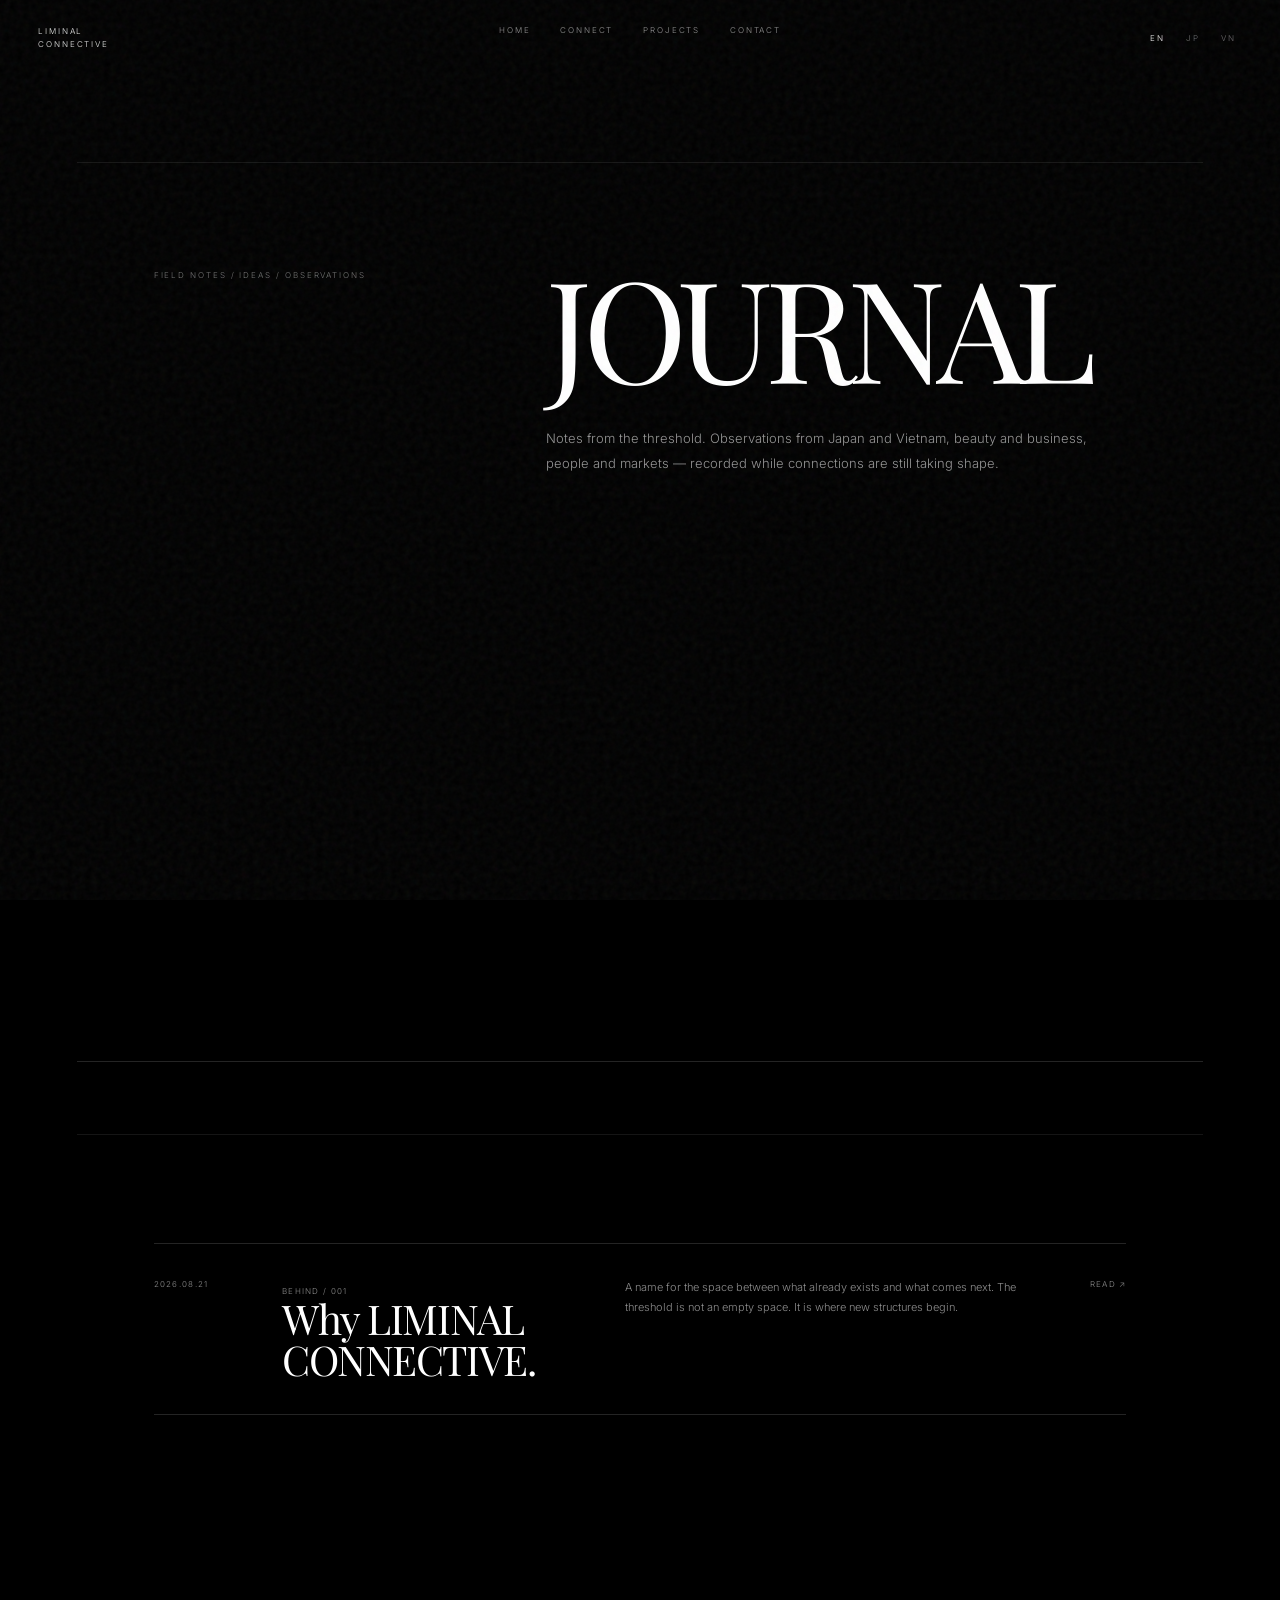
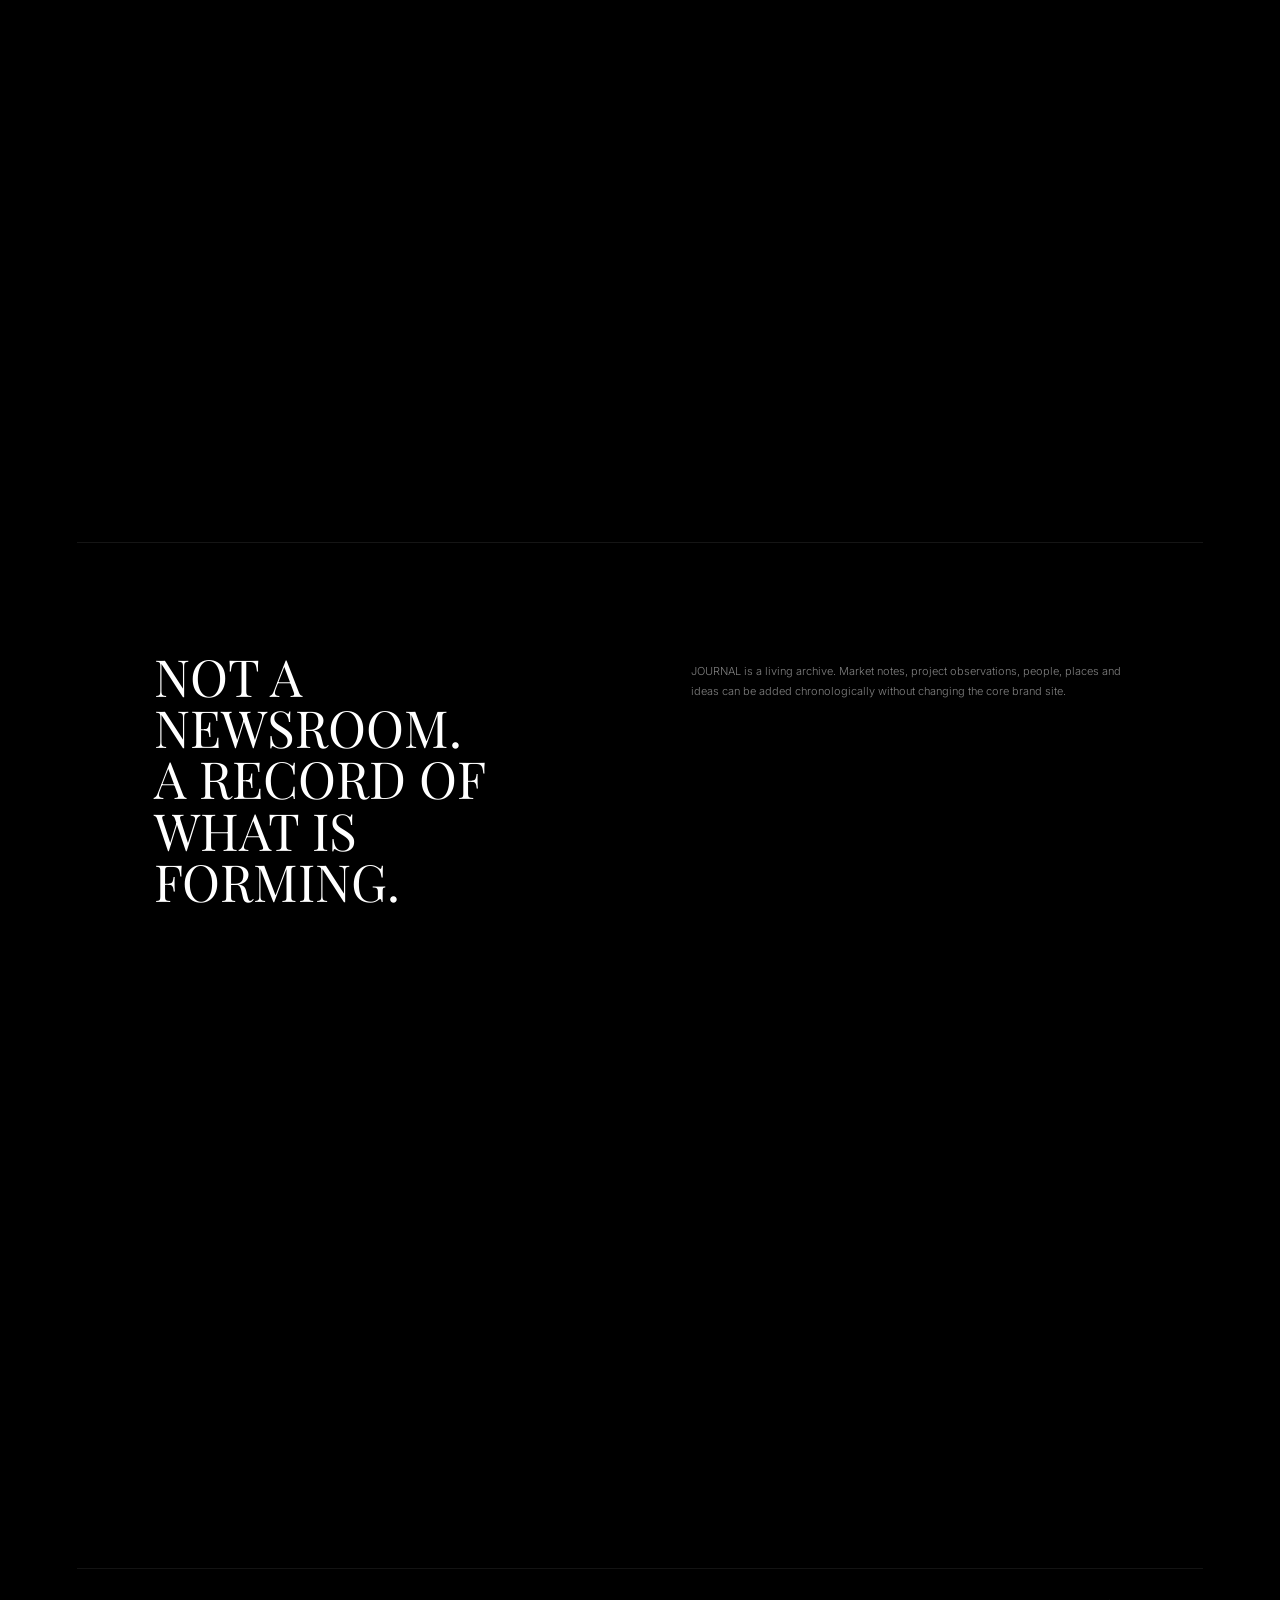
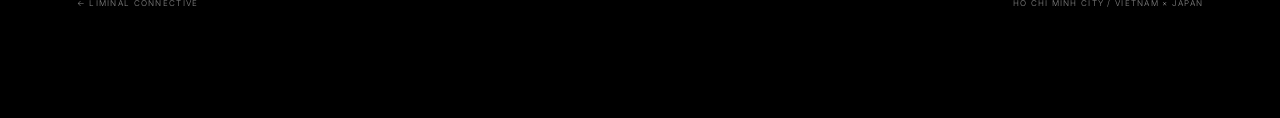
<file: journal.html>
<!doctype html>
<html lang="en">
<head>
<meta charset="utf-8">
<meta name="viewport" content="width=device-width,initial-scale=1">
<meta name="theme-color" content="#000000">
<title>JOURNAL | LIMINAL CONNECTIVE</title>
<meta name="description" content="Notes, observations and field records from LIMINAL CONNECTIVE across Japan and Vietnam.">
<link rel="canonical" href="https://liminal-connective.com/journal.html">
<link rel="preconnect" href="https://fonts.googleapis.com"><link rel="preconnect" href="https://fonts.gstatic.com" crossorigin>
<link href="https://fonts.googleapis.com/css2?family=Inter:wght@300;400;500&family=Playfair+Display:ital,wght@0,400;1,400&display=swap" rel="stylesheet">
<link rel="stylesheet" href="styles.css">
<style>
body{background:#000;color:#fff}.journal-page{min-height:100vh;padding:18vh 6vw 12vh}.journal-top{display:grid;grid-template-columns:1fr 2fr;gap:8vw;border-bottom:1px solid #242424;padding-bottom:10vh}.journal-label{font:300 8px/1 Inter,sans-serif;letter-spacing:.24em;opacity:.45}.journal-title{font-family:"Playfair Display",serif;font-size:11vw;font-weight:400;line-height:.78;letter-spacing:-.06em;margin:0}.journal-intro{max-width:580px;margin:5vh 0 0 auto;font:300 13px/1.9 Inter,sans-serif;opacity:.58}.journal-list{margin-top:8vh}.journal-entry{display:grid;grid-template-columns:90px 1fr 1.4fr auto;gap:3vw;align-items:start;padding:34px 0;border-top:1px solid #242424;text-decoration:none;color:#fff}.journal-entry:last-child{border-bottom:1px solid #242424}.journal-entry:hover{background:#0d0d0d}.journal-date,.journal-type,.journal-view{font:300 8px/1.5 Inter,sans-serif;letter-spacing:.16em;opacity:.55}.journal-entry h2{font-family:"Playfair Display",serif;font-size:3.2vw;line-height:1;margin:0;font-weight:400;letter-spacing:-.035em}.journal-entry p{font:300 11px/1.8 Inter,sans-serif;opacity:.55;margin:0;max-width:560px}.journal-note{margin-top:12vh;display:grid;grid-template-columns:1fr 1fr;gap:8vw}.journal-note strong{font-family:"Playfair Display",serif;font-size:4vw;font-weight:400;line-height:1}.journal-note p{font:300 11px/1.8 Inter,sans-serif;opacity:.5}.journal-footer{margin-top:14vh;border-top:1px solid #242424;padding-top:28px;display:flex;justify-content:space-between;font:300 8px/1.6 Inter,sans-serif;letter-spacing:.16em;opacity:.55}.journal-footer a{color:#fff;text-decoration:none}.journal-langs{display:flex;justify-content:flex-end;gap:10px}.journal-langs button{appearance:none;border:0;background:transparent;color:#fff;font:300 8px/1 Inter,sans-serif;letter-spacing:.2em;opacity:.42;cursor:pointer}.journal-langs button.active{opacity:1}@media(max-width:800px){.journal-page{padding:14vh 18px 10vh}.journal-top{grid-template-columns:1fr;gap:7vh}.journal-title{font-size:22vw}.journal-intro{margin:0}.journal-entry{grid-template-columns:1fr;gap:14px;padding:30px 0}.journal-entry h2{font-size:10vw}.journal-note{grid-template-columns:1fr}.journal-note strong{font-size:12vw}.journal-footer{display:grid;gap:14px}}
</style>
</head>
<body>
<div class="noise"></div>
<header><a class="logo" href="/">LIMINAL<br>CONNECTIVE</a><nav><a href="/">HOME</a><a href="/#connect">CONNECT</a><a href="/#connections">PROJECTS</a><a href="/#contact">CONTACT</a></nav><div class="journal-langs"><button class="active" data-lang="en">EN</button><button data-lang="ja">JP</button><button data-lang="vi">VN</button></div></header>
<main class="journal-page">
<section class="journal-top">
<div class="journal-label" data-en="FIELD NOTES / IDEAS / OBSERVATIONS" data-ja="FIELD NOTES / 思考 / 観察" data-vi="FIELD NOTES / Ý TƯỞNG / QUAN SÁT">FIELD NOTES / IDEAS / OBSERVATIONS</div>
<div><h1 class="journal-title">JOURNAL</h1><p class="journal-intro" data-en="Notes from the threshold. Observations from Japan and Vietnam, beauty and business, people and markets — recorded while connections are still taking shape." data-ja="境界からの記録。日本とベトナム、美容とビジネス、人と市場。まだ接続が形になる前の、現場で見えたことを残していく。" data-vi="Những ghi chép từ vùng chuyển tiếp. Quan sát giữa Nhật Bản và Việt Nam, beauty và business, con người và thị trường — được lưu lại khi các kết nối vẫn đang hình thành.">Notes from the threshold. Observations from Japan and Vietnam, beauty and business, people and markets — recorded while connections are still taking shape.</p></div>
</section>
<section class="journal-list" aria-label="Journal entries">
<a class="journal-entry" href="journal/001.html"><span class="journal-date">2026.08.21</span><div><span class="journal-type">BEHIND / 001</span><h2 data-en="Why LIMINAL CONNECTIVE." data-ja="なぜ、LIMINAL CONNECTIVEなのか。" data-vi="Vì sao là LIMINAL CONNECTIVE.">Why LIMINAL CONNECTIVE.</h2></div><p data-en="A name for the space between what already exists and what comes next. The threshold is not an empty space. It is where new structures begin." data-ja="すでに存在するものと、これから生まれるもの。その「あいだ」に名前を与える。境界は空白ではない。新しい構造が始まる場所だ。" data-vi="Một cái tên cho khoảng giữa điều đang tồn tại và điều sắp hình thành. Ranh giới không phải khoảng trống. Đó là nơi những cấu trúc mới bắt đầu.">A name for the space between what already exists and what comes next. The threshold is not an empty space. It is where new structures begin.</p><span class="journal-view" data-en="READ ↗" data-ja="読む ↗" data-vi="ĐỌC ↗">READ ↗</span></a>
</section>
<section class="journal-note"><strong data-en="NOT A NEWSROOM.<br>A RECORD OF<br>WHAT IS FORMING." data-ja="ニュースではない。<br>形になる前を、<br>記録する。" data-vi="KHÔNG PHẢI NEWSROOM.<br>ĐÂY LÀ GHI CHÉP VỀ<br>NHỮNG GÌ ĐANG HÌNH THÀNH.">NOT A NEWSROOM.<br>A RECORD OF<br>WHAT IS FORMING.</strong><p data-en="JOURNAL is a living archive. Market notes, project observations, people, places and ideas can be added chronologically without changing the core brand site." data-ja="JOURNALは更新され続けるアーカイブ。市場の変化、プロジェクトの舞台裏、人、場所、アイデアを時系列で積み重ね、ブランドサイト本体とは別に育てていく。" data-vi="JOURNAL là một kho lưu trữ sống. Ghi chú thị trường, quan sát dự án, con người, địa điểm và ý tưởng được tích lũy theo thời gian mà không làm thay đổi cấu trúc cốt lõi của brand site.">JOURNAL is a living archive. Market notes, project observations, people, places and ideas can be added chronologically without changing the core brand site.</p></section>
<div class="journal-footer"><a href="/">← LIMINAL CONNECTIVE</a><span>HO CHI MINH CITY / VIETNAM × JAPAN</span></div>
</main>
<script>
const buttons=[...document.querySelectorAll('.journal-langs button')];
function setLang(lang){document.documentElement.lang=lang;buttons.forEach(b=>b.classList.toggle('active',b.dataset.lang===lang));document.querySelectorAll('[data-en]').forEach(el=>{el.innerHTML=el.dataset[lang]||el.dataset.en});localStorage.setItem('liminal-lang',lang)}
buttons.forEach(b=>b.addEventListener('click',()=>setLang(b.dataset.lang)));setLang(localStorage.getItem('liminal-lang')||'en');
</script>
</body>
</html>
</file>
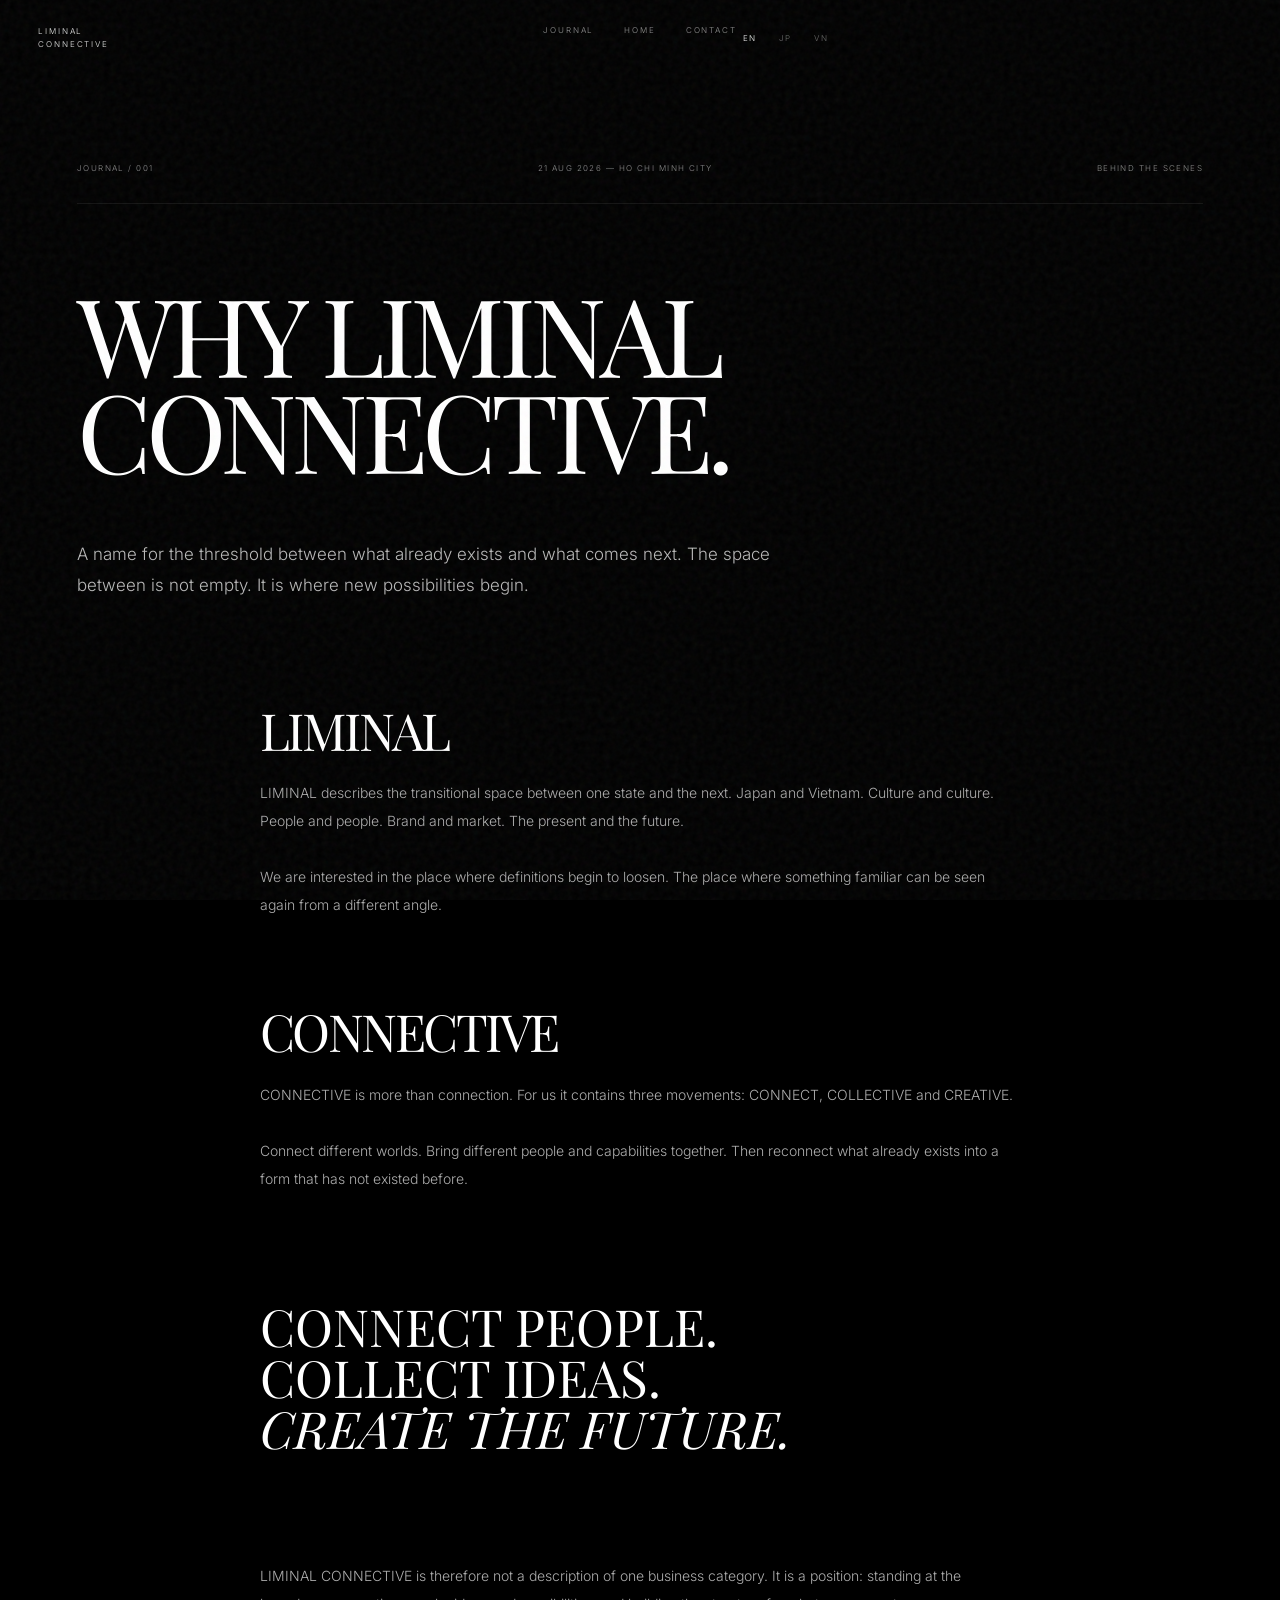
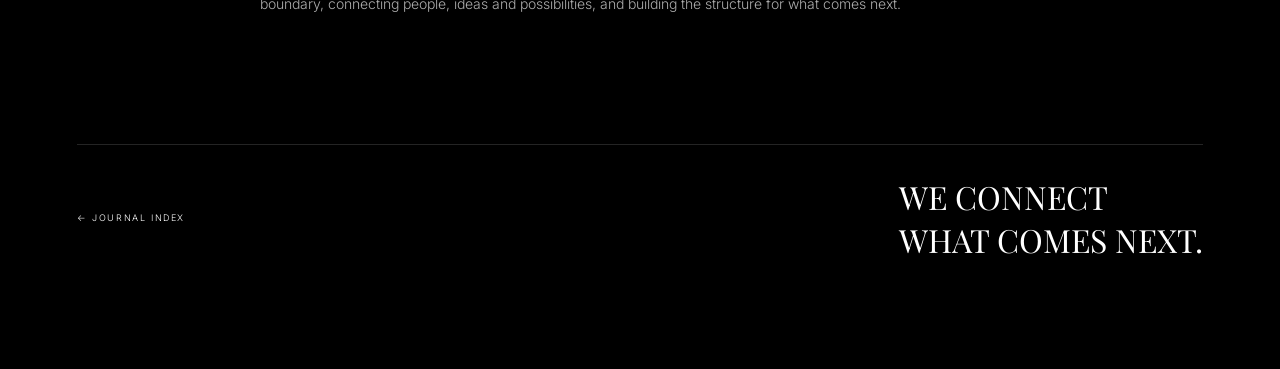
<file: journal/001.html>
<!doctype html>
<html lang="en">
<head>
<meta charset="utf-8">
<meta name="viewport" content="width=device-width,initial-scale=1">
<meta name="theme-color" content="#000000">
<title>Why LIMINAL CONNECTIVE. | JOURNAL</title>
<meta name="description" content="Why LIMINAL CONNECTIVE exists: a name for the threshold between what exists and what comes next.">
<link rel="canonical" href="https://liminal-connective.com/journal/001.html">
<link rel="preconnect" href="https://fonts.googleapis.com"><link rel="preconnect" href="https://fonts.gstatic.com" crossorigin>
<link href="https://fonts.googleapis.com/css2?family=Inter:wght@300;400;500&family=Playfair+Display:ital,wght@0,400;1,400&display=swap" rel="stylesheet">
<link rel="stylesheet" href="../styles.css">
<style>
body{background:#000;color:#fff}.entry{padding:18vh 6vw 12vh}.entry-meta{display:flex;justify-content:space-between;gap:30px;border-bottom:1px solid #242424;padding-bottom:28px;font:300 8px/1.6 Inter,sans-serif;letter-spacing:.18em;opacity:.55}.entry h1{font-family:"Playfair Display",serif;font-size:8.5vw;line-height:.88;letter-spacing:-.055em;font-weight:400;max-width:1100px;margin:9vh 0 7vh}.entry-lead{max-width:760px;font:300 17px/1.8 Inter,sans-serif;opacity:.72}.entry-body{max-width:760px;margin:12vh auto 0}.entry-body h2{font-family:"Playfair Display",serif;font-size:4vw;font-weight:400;margin:10vh 0 3vh}.entry-body p{font:300 14px/2 Inter,sans-serif;opacity:.68;margin:0 0 28px}.entry-body .mantra{font-family:"Playfair Display",serif;font-size:4vw;line-height:1;margin:12vh 0}.entry-next{margin-top:14vh;border-top:1px solid #242424;padding-top:30px;display:flex;justify-content:space-between;align-items:center}.entry-next a{color:#fff;text-decoration:none;font:300 9px/1.4 Inter,sans-serif;letter-spacing:.18em}.entry-next strong{font-family:"Playfair Display",serif;font-size:2.5vw;font-weight:400}.langbar{display:flex;gap:10px}.langbar button{appearance:none;border:0;background:transparent;color:#fff;font:300 8px/1 Inter,sans-serif;letter-spacing:.2em;opacity:.42;cursor:pointer}.langbar button.active{opacity:1}@media(max-width:800px){.entry{padding:14vh 18px 10vh}.entry-meta{display:grid}.entry h1{font-size:17vw}.entry-lead{font-size:16px}.entry-body{margin-top:9vh}.entry-body h2{font-size:11vw}.entry-body p{font-size:15px}.entry-body .mantra{font-size:11vw}.entry-next{display:grid;gap:22px}.entry-next strong{font-size:8vw}}
</style>
</head>
<body>
<div class="noise"></div>
<header><a class="logo" href="/">LIMINAL<br>CONNECTIVE</a><nav><a href="../journal.html">JOURNAL</a><a href="/">HOME</a><a href="/#contact">CONTACT</a></nav><div class="langbar"><button class="active" data-lang="en">EN</button><button data-lang="ja">JP</button><button data-lang="vi">VN</button></div></header>
<main class="entry">
<div class="entry-meta"><span>JOURNAL / 001</span><span>21 AUG 2026 — HO CHI MINH CITY</span><span>BEHIND THE SCENES</span></div>
<h1 data-en="WHY LIMINAL<br>CONNECTIVE." data-ja="なぜ、<br>LIMINAL CONNECTIVEなのか。" data-vi="VÌ SAO LÀ<br>LIMINAL CONNECTIVE.">WHY LIMINAL<br>CONNECTIVE.</h1>
<p class="entry-lead" data-en="A name for the threshold between what already exists and what comes next. The space between is not empty. It is where new possibilities begin." data-ja="すでに存在するものと、これから生まれるもの。その境界に名前をつけるために、LIMINAL CONNECTIVEは生まれた。「あいだ」は空白ではない。新しい可能性が始まる場所だ。" data-vi="Một cái tên dành cho ngưỡng chuyển tiếp giữa điều đang tồn tại và điều sắp hình thành. Khoảng ở giữa không hề trống rỗng. Đó là nơi những khả năng mới bắt đầu.">A name for the threshold between what already exists and what comes next. The space between is not empty. It is where new possibilities begin.</p>
<article class="entry-body">
<h2>LIMINAL</h2>
<p data-en="LIMINAL describes the transitional space between one state and the next. Japan and Vietnam. Culture and culture. People and people. Brand and market. The present and the future." data-ja="LIMINALとは、ひとつの状態から次の状態へ移る、その境界領域を意味する。日本とベトナム。文化と文化。人と人。ブランドと市場。現在と未来。" data-vi="LIMINAL mô tả không gian chuyển tiếp giữa một trạng thái và trạng thái tiếp theo. Nhật Bản và Việt Nam. Văn hoá và văn hoá. Con người và con người. Thương hiệu và thị trường. Hiện tại và tương lai.">LIMINAL describes the transitional space between one state and the next. Japan and Vietnam. Culture and culture. People and people. Brand and market. The present and the future.</p>
<p data-en="We are interested in the place where definitions begin to loosen. The place where something familiar can be seen again from a different angle." data-ja="私たちが立ちたいのは、既存の定義が少しずつほどけ始める場所。すでに知っているものを、違う角度から見直せる場所だ。" data-vi="Chúng tôi quan tâm đến nơi những định nghĩa sẵn có bắt đầu được nới lỏng — nơi những điều quen thuộc có thể được nhìn lại từ một góc khác.">We are interested in the place where definitions begin to loosen. The place where something familiar can be seen again from a different angle.</p>
<h2>CONNECTIVE</h2>
<p data-en="CONNECTIVE is more than connection. For us it contains three movements: CONNECT, COLLECTIVE and CREATIVE." data-ja="CONNECTIVEは、単なる「接続」ではない。私たちにとってそこには、CONNECT / COLLECTIVE / CREATIVEという3つの動きが含まれている。" data-vi="CONNECTIVE không chỉ là sự kết nối. Với chúng tôi, nó chứa ba chuyển động: CONNECT, COLLECTIVE và CREATIVE.">CONNECTIVE is more than connection. For us it contains three movements: CONNECT, COLLECTIVE and CREATIVE.</p>
<p data-en="Connect different worlds. Bring different people and capabilities together. Then reconnect what already exists into a form that has not existed before." data-ja="異なる世界をつなぐ。異なる人や能力を集める。そして、すでに存在するものをつなぎ直し、まだなかった形へ再構築する。" data-vi="Kết nối những thế giới khác nhau. Tập hợp những con người và năng lực khác nhau. Sau đó kết nối lại những gì đã tồn tại thành một hình thức chưa từng có trước đây.">Connect different worlds. Bring different people and capabilities together. Then reconnect what already exists into a form that has not existed before.</p>
<div class="mantra" data-en="CONNECT PEOPLE.<br>COLLECT IDEAS.<br><em>CREATE THE FUTURE.</em>" data-ja="人をつなぐ。<br>アイデアを集める。<br><em>未来をつくる。</em>" data-vi="KẾT NỐI CON NGƯỜI.<br>TẬP HỢP Ý TƯỞNG.<br><em>TẠO RA TƯƠNG LAI.</em>">CONNECT PEOPLE.<br>COLLECT IDEAS.<br><em>CREATE THE FUTURE.</em></div>
<p data-en="LIMINAL CONNECTIVE is therefore not a description of one business category. It is a position: standing at the boundary, connecting people, ideas and possibilities, and building the structure for what comes next." data-ja="だからLIMINAL CONNECTIVEは、ひとつの業種を説明する名前ではない。これは立ち位置そのものだ。境界に立ち、人・アイデア・可能性をつなぎ、次に来るもののための構造をつくる。" data-vi="Vì vậy, LIMINAL CONNECTIVE không phải là tên gọi của một ngành nghề cụ thể. Đó là một vị trí: đứng tại ranh giới, kết nối con người, ý tưởng và khả năng, đồng thời xây dựng cấu trúc cho điều sẽ đến tiếp theo.">LIMINAL CONNECTIVE is therefore not a description of one business category. It is a position: standing at the boundary, connecting people, ideas and possibilities, and building the structure for what comes next.</p>
</article>
<div class="entry-next"><a href="../journal.html">← JOURNAL INDEX</a><strong>WE CONNECT<br>WHAT COMES NEXT.</strong></div>
</main>
<script>
const buttons=[...document.querySelectorAll('.langbar button')];
function setLang(lang){document.documentElement.lang=lang;buttons.forEach(b=>b.classList.toggle('active',b.dataset.lang===lang));document.querySelectorAll('[data-en]').forEach(el=>{el.innerHTML=el.dataset[lang]||el.dataset.en});localStorage.setItem('liminal-lang',lang)}
buttons.forEach(b=>b.addEventListener('click',()=>setLang(b.dataset.lang)));setLang(localStorage.getItem('liminal-lang')||'en');
</script>
</body>
</html>
</file>
<file: styles.css>
*{box-sizing:border-box}html{scroll-behavior:smooth}body{margin:0;background:#000;color:#eee;font-family:Inter,Arial,sans-serif;font-weight:300;overflow-x:hidden}.noise{position:fixed;inset:0;z-index:100;pointer-events:none;opacity:.055;background-image:url("data:image/svg+xml,%3Csvg viewBox='0 0 180 180' xmlns='http://www.w3.org/2000/svg'%3E%3Cfilter id='n'%3E%3CfeTurbulence type='fractalNoise' baseFrequency='.8' numOctaves='3'/%3E%3C/filter%3E%3Crect width='100%25' height='100%25' filter='url(%23n)'/%3E%3C/svg%3E")}.progress{position:fixed;right:0;top:0;width:1px;height:100vh;background:#151515;z-index:90}.progress span{display:block;width:1px;height:0;background:#aaa}header{position:fixed;z-index:80;top:0;left:0;right:0;display:grid;grid-template-columns:1fr auto 1fr;padding:25px 3vw;font-size:8px;letter-spacing:.23em;background:linear-gradient(#000 10%,transparent)}header a{color:#eee;text-decoration:none}.logo{line-height:1.6}nav{display:flex;gap:30px;opacity:.62}.langs{text-align:right;display:flex;justify-content:flex-end;gap:10px;opacity:.55}section{min-height:100vh;padding:12vh 6vw;border-top:1px solid #151515;position:relative}.hero{height:100vh;border:0;padding:0;overflow:hidden}.meta{position:absolute;left:3vw;bottom:8vh;font-size:8px;line-height:1.8;letter-spacing:.22em;opacity:.5}.identity{position:absolute;left:17%;top:39%;z-index:4}.kicker{font-size:8px!important;letter-spacing:.27em!important;opacity:.5!important}.identity h1{font-family:"Playfair Display",serif;font-size:4.4vw;font-weight:400;line-height:1.04;margin:14px 0 0}.identity i{display:block;width:44px;height:1px;background:#fff;margin:25px 0;opacity:.4}.identity>p:last-child{font-size:10px;line-height:1.8;letter-spacing:.06em;opacity:.5}.art{position:absolute;right:8%;top:9%;width:45%;height:80%}.word{position:absolute;right:3%;top:2%;height:95%;display:flex;flex-direction:column;justify-content:center;align-items:center;font-family:"Playfair Display",serif;font-size:10vw;line-height:.61;letter-spacing:-.07em}.word span:nth-child(2){transform:translateX(-8%)}.word span:nth-child(3){transform:translateX(7%)}.word span:nth-child(4){transform:translateX(-12%)}.art:before{content:"";position:absolute;left:60%;top:5%;bottom:5%;width:1px;background:linear-gradient(transparent,#fff,transparent);opacity:.25}.g{position:absolute;left:34%;right:0;height:8px;background:linear-gradient(90deg,transparent,#fff 11%,transparent 15%,#fff 27%,transparent 31%,#fff 52%,transparent 57%);opacity:.65;filter:blur(.5px)}.g1{top:27%;transform:skewX(-30deg)}.g2{top:43%;height:13px;transform:skewX(34deg)}.g3{top:59%;transform:skewX(-40deg)}.g4{top:73%;height:11px;transform:skewX(25deg)}.vertical{position:absolute;right:2.5vw;top:35%;writing-mode:vertical-rl;font-size:7px;letter-spacing:.25em;opacity:.4}.scroll{position:absolute;right:3vw;bottom:5vh;color:#fff;text-decoration:none;text-align:center;font-size:7px;line-height:2.2;letter-spacing:.2em;opacity:.5}.intro{display:flex;flex-direction:column;justify-content:center;gap:18vh;padding-left:17vw}.intro p{font-size:4vw;line-height:1.05;margin:0}.intro em{font-family:"Playfair Display",serif;font-weight:400}small{font-size:8px;letter-spacing:.25em;opacity:.4}.grid{display:grid;grid-template-columns:1fr 1.2fr;gap:10vw;margin-top:12vh}h2,h3{font-family:"Playfair Display",serif;font-weight:400}h2{font-size:8vw;line-height:.86;margin:0;letter-spacing:-.05em}.copy p{font-size:1.45vw;line-height:1.6;opacity:.6;margin:0 0 34px}.copy h3,.position h3{font-size:5vw;line-height:.94;margin:11vh 0}.visual{padding:6vw;display:flex;align-items:center}.frame{width:100%;height:72vh;border:1px solid #222;position:relative;overflow:hidden}.frame>span{position:absolute;top:22px;left:22px;font-size:8px;letter-spacing:.2em;opacity:.4}.frame>p{position:absolute;bottom:30px;right:30px;text-align:right;font-family:"Playfair Display",serif;font-size:2vw;line-height:1.2}.shadow{position:absolute;width:36%;height:130%;left:32%;top:-15%;background:radial-gradient(ellipse,#282828 0,#0c0c0c 32%,#000 68%);filter:blur(20px);transform:rotate(7deg)}.sectionhead{display:flex;justify-content:space-between;align-items:end;margin-top:8vh}.sectionhead h4{font-size:8vw;font-weight:300;letter-spacing:-.06em;margin:0}.sectionhead>p{font-size:11px;line-height:1.5;opacity:.5}.pairs{margin-top:8vh}.pairs p{display:grid;grid-template-columns:1fr minmax(30px,1fr) auto minmax(30px,1fr) 1fr;align-items:center;gap:22px;font-family:"Playfair Display",serif;font-size:4vw;margin:0;padding:26px 0;border-top:1px solid #222}.pairs p:last-child{border-bottom:1px solid #222}.pairs span:last-child{text-align:right}.pairs i{height:1px;background:#333}.pairs b{font-family:Inter;font-size:12px;font-weight:300;opacity:.45}.micro{font-size:10px;letter-spacing:.12em;opacity:.4;margin-top:40px}.position{position:relative;padding-left:8vw}.line{position:absolute;left:1vw;top:0;bottom:0;width:1px;background:#fff;box-shadow:-10px 90px 0 #fff,13px 210px 0 #fff;opacity:.35}.position p{font-size:1.8vw;line-height:1.5;opacity:.6}.position strong{display:block;margin-top:55px;font-size:9px;letter-spacing:.25em}.business{margin-top:8vh}.business article{display:grid;grid-template-columns:60px 1fr 1.1fr;gap:25px;padding:30px 0;border-top:1px solid #222}.business article:last-child{border-bottom:1px solid #222}.business article>span{font-size:9px;opacity:.35}.business h3{font-size:3.5vw;margin:8px 0}.business article>p{opacity:.5;line-height:1.6}.ecosystem{min-height:120vh}.eco{height:75vh;position:relative;margin-top:5vh;background:radial-gradient(circle at center,#0c0c0c,transparent 35%)}.hub{position:absolute;left:50%;top:50%;transform:translate(-50%,-50%);font-family:"Playfair Display",serif;font-size:3vw;text-align:center;line-height:.9}.hub:before,.hub:after{content:"";position:absolute;left:50%;top:50%;width:70vw;height:1px;background:#252525;transform:translate(-50%,-50%) rotate(27deg);z-index:-1}.hub:after{transform:translate(-50%,-50%) rotate(-31deg)}.n{position:absolute;font-size:8px;letter-spacing:.18em;opacity:.55}.n1{left:7%;top:15%}.n2{left:34%;top:7%}.n3{right:25%;top:12%}.n4{right:5%;top:28%}.n5{left:4%;top:53%}.n6{right:4%;top:57%}.n7{left:17%;bottom:12%}.n8{left:46%;bottom:5%}.n9{right:12%;bottom:13%}.ecocopy{text-align:center}.ecocopy p{font-size:11px;opacity:.5}.ecocopy h3{font-size:5vw;margin:10px}.projects{display:grid;grid-template-columns:1fr 1fr;margin-top:8vh}.projects article{min-height:330px;padding:35px;border:1px solid #222;margin:-1px 0 0 -1px;display:flex;flex-direction:column;justify-content:flex-end}.projects article>span{position:absolute}.projects h3{font-size:3.6vw;margin:15px 0}.projects p{opacity:.5;line-height:1.6}.numbers{min-height:auto;padding-bottom:15vh}.numgrid{display:grid;grid-template-columns:repeat(4,1fr);margin-top:12vh}.numgrid div{padding:30px;border-left:1px solid #222}.numgrid strong{display:block;font-family:"Playfair Display",serif;font-weight:400;font-size:6vw}.numgrid span{font-size:8px;letter-spacing:.2em;opacity:.45}.foundergrid{display:grid;grid-template-columns:1fr 1fr;gap:10vw;margin-top:10vh}.portrait{height:70vh;border:1px solid #222;position:relative;overflow:hidden}.portrait div{position:absolute;left:25%;right:25%;top:12%;bottom:-10%;background:radial-gradient(ellipse at 50% 30%,#292929,#090909 45%,#000 72%);filter:blur(8px)}.portrait span{position:absolute;left:20px;bottom:20px;font-size:7px;letter-spacing:.2em;opacity:.4}.foundergrid>div:last-child{align-self:center}.foundergrid p{font-size:1.3vw;line-height:1.6;opacity:.55}.manifesto{padding-top:18vh;padding-bottom:18vh}.manifesto p{font-size:9vw;line-height:.8;letter-spacing:-.06em;margin:0 0 16vh}.manifesto em{font-family:"Playfair Display",serif;font-weight:400}.contact h2{font-size:13vw;margin:12vh 0 8vh}.contactgrid{display:grid;grid-template-columns:1fr 1fr;gap:10vw}.contactgrid p{font-size:1.4vw;line-height:1.6;opacity:.55}.contactgrid a{display:inline-block;color:#fff;text-decoration:none;border-bottom:1px solid #fff;margin-top:40px;padding-bottom:12px;font-size:9px;letter-spacing:.2em}footer{position:absolute;bottom:25px;left:6vw;right:6vw;display:flex;justify-content:space-between;font-size:7px;letter-spacing:.15em;opacity:.35}.reveal{opacity:0;transform:translateY(45px);transition:opacity 1s ease,transform 1s ease}.reveal.visible{opacity:1;transform:none}@media(max-width:800px){header{grid-template-columns:1fr 1fr;padding:18px}header nav{display:none}.hero .meta{left:18px}.identity{left:18px;top:28%}.identity h1{font-size:11vw}.art{right:-12%;top:20%;width:72%;height:62%}.word{font-size:24vw}.vertical{display:none}section{padding:10vh 18px}.intro{padding-left:18px}.intro p{font-size:9vw}.grid,.foundergrid,.contactgrid{grid-template-columns:1fr;gap:70px}h2{font-size:16vw}.copy p,.position p,.foundergrid p,.contactgrid p{font-size:17px}.copy h3,.position h3{font-size:12vw}.frame>p{font-size:6vw}.sectionhead{align-items:start;gap:30px}.sectionhead h4{font-size:14vw}.pairs p{font-size:7vw;gap:8px;grid-template-columns:1fr auto 1fr}.pairs i{display:none}.business article{grid-template-columns:35px 1fr}.business article>p{grid-column:2}.business h3{font-size:8vw}.hub{font-size:8vw}.projects{grid-template-columns:1fr}.projects h3{font-size:9vw}.numgrid{grid-template-columns:1fr 1fr}.numgrid strong{font-size:14vw}.portrait{height:55vh}.manifesto p{font-size:16vw}.contact h2{font-size:22vw}footer{position:static;display:grid;gap:7px;margin-top:100px}}
.langs button{appearance:none;border:0;background:transparent;color:#eee;font:inherit;font-size:8px;letter-spacing:.23em;padding:0;cursor:pointer;opacity:.45}
.langs button.active{opacity:1}
html[lang="ja"] body{font-family:Inter,"Noto Sans JP","Hiragino Kaku Gothic ProN",sans-serif}
html[lang="vi"] body{font-family:Inter,Arial,sans-serif}

.contact-actions{display:flex;flex-direction:column;align-items:flex-start}
.contact .primary-cta{font-size:11px;padding-bottom:14px;margin-top:38px}
.contact-links{display:grid;grid-template-columns:1fr 1fr;gap:0 42px;width:min(520px,100%);margin-top:65px;border-top:1px solid #222}
.contact-links a{margin:0;padding:18px 0;border-bottom:1px solid #222;font-size:8px;letter-spacing:.2em;opacity:.7;width:100%}
.contact address{font-style:normal;font-size:9px;line-height:1.8;letter-spacing:.08em;opacity:.4;margin-top:55px}
footer a{color:inherit;text-decoration:none}
@media(max-width:800px){.contact-links{grid-template-columns:1fr;margin-top:50px}.contact address{margin-top:45px}.contact .primary-cta{font-size:10px}}

/* v12 Founder */
.founder-route{margin:1.25rem 0 2rem;letter-spacing:.08em;line-height:1.7}.founder-route span{opacity:.55;font-size:.8em}.founder-story{margin-top:2rem;max-width:42rem}.founder-story p{margin:0 0 1.4rem}.founder-story strong{display:block;margin-top:2.5rem;font-weight:400;line-height:1.5}
/* Mobile hero layout fix */
@media (max-width: 800px) {
  html,
  body {
    width: 100%;
    max-width: 100%;
    overflow-x: clip;
  }

  .hero {
    width: 100%;
    max-width: 100vw;
    overflow: hidden;
  }

  .identity {
    left: 18px;
    right: 18px;
    top: 28%;
    max-width: calc(100vw - 36px);
  }

  .identity h1 {
    font-size: 10.5vw;
    line-height: 1.02;
  }

  .art {
    right: -2%;
    top: 23%;
    width: 55%;
    height: 58%;
    overflow: hidden;
  }

  .word {
    right: -10%;
    font-size: 18vw;
    line-height: .64;
  }

  .g {
    left: 18%;
  }
}

/* Hide legacy ecosystem network block */
.cs-eco{display:none!important}
</file>
